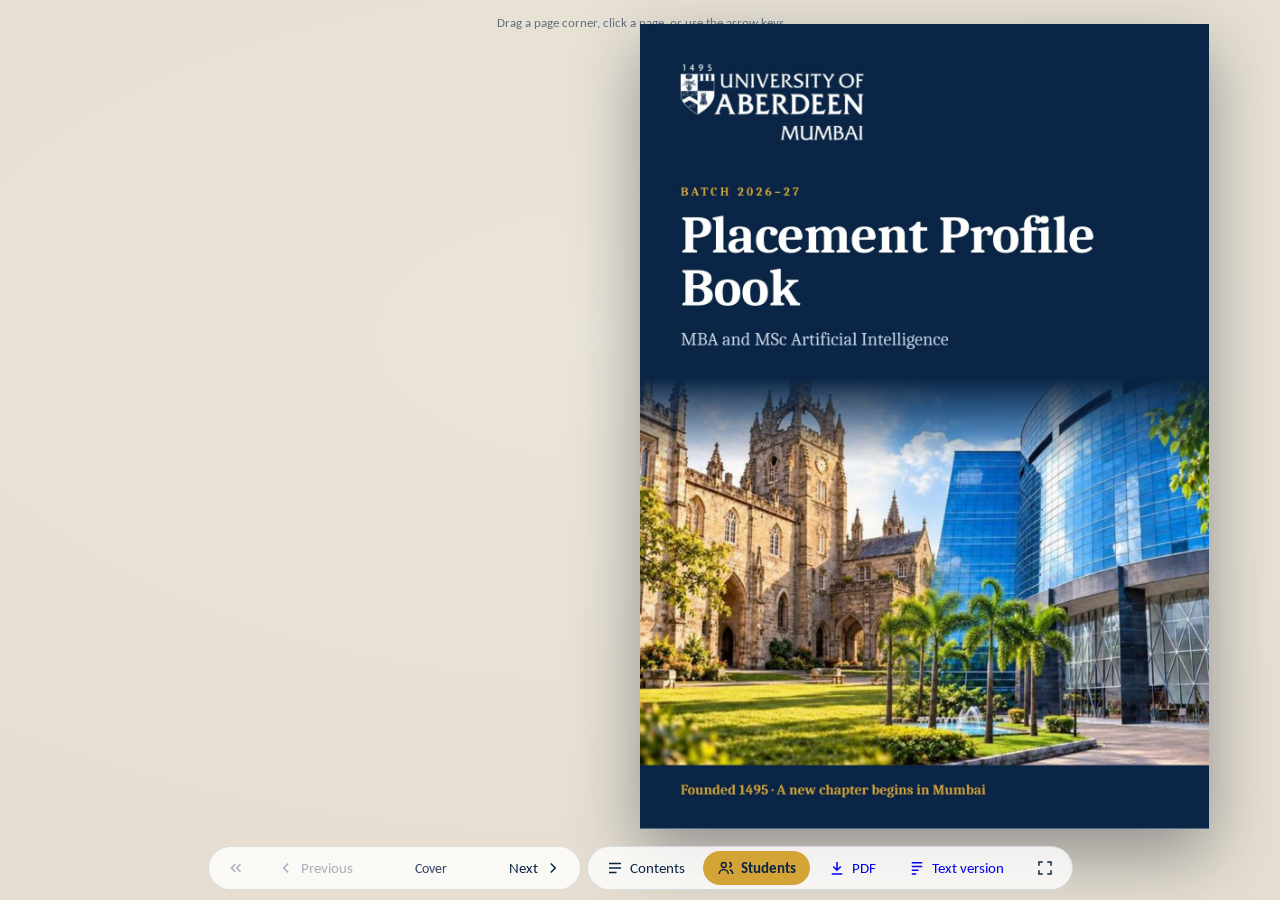
<file: index.html>
<!doctype html>
<html lang="en">
<head>
<meta charset="utf-8">
<meta name="viewport" content="width=device-width, initial-scale=1, viewport-fit=cover">
<title>University of Aberdeen Mumbai · Placement Profile Book 2026–27</title>
<link rel="preconnect" href="https://fonts.googleapis.com">
<link rel="preconnect" href="https://fonts.gstatic.com" crossorigin>
<link href="https://fonts.googleapis.com/css2?family=Caladea:ital,wght@0,400;0,700;1,400;1,700&family=Carlito:wght@400;700&display=swap" rel="stylesheet">
<link rel="stylesheet" href="css/flipbook.css?v=3">
<meta name="description" content="Placement Profile Book 2026–27: MBA and MSc Artificial Intelligence candidates of the University of Aberdeen Mumbai.">
</head>
<body>
<a class="skip" href="text.html">Skip to accessible text version</a>
<h1 class="sr-only">University of Aberdeen Mumbai – Placement Profile Book 2026–27</h1>

<div class="app">
  <main class="stage" id="stage" aria-label="Placement profile book">
    <div class="flipbook" id="flip"></div>
    <p class="hint" id="hint" aria-hidden="true">Drag a page corner, click a page, or use the arrow keys</p>
  </main>
  <nav class="bar" aria-label="Book controls">
    <div class="grp">
      <button class="tb" id="first" title="First page" aria-label="First page"><svg viewBox="0 0 24 24" fill="none" stroke="currentColor" stroke-width="2"><path d="M11 17l-5-5 5-5M18 17l-5-5 5-5"/></svg></button>
      <button class="tb" id="prev" aria-label="Previous page"><svg viewBox="0 0 24 24" fill="none" stroke="currentColor" stroke-width="2"><path d="M15 18l-6-6 6-6"/></svg><span class="lbl">Previous</span></button>
      <span class="counter" id="counter" aria-live="polite"></span>
      <button class="tb" id="next" aria-label="Next page"><span class="lbl">Next</span><svg viewBox="0 0 24 24" fill="none" stroke="currentColor" stroke-width="2"><path d="M9 18l6-6-6-6"/></svg></button>
    </div>
    <div class="grp">
      <button class="tb" id="toc"><svg viewBox="0 0 24 24" fill="none" stroke="currentColor" stroke-width="2"><path d="M4 6h16M4 12h16M4 18h10"/></svg><span class="lbl">Contents</span></button>
      <button class="tb primary" id="dirbtn"><svg viewBox="0 0 24 24" fill="none" stroke="currentColor" stroke-width="2"><circle cx="9" cy="8" r="3.2"/><path d="M3 20c0-3.3 2.7-6 6-6s6 2.7 6 6M16 4.5a3 3 0 010 6M21 20c0-2.6-1.6-4.8-4-5.6"/></svg><span class="lbl">Students</span></button>
      <a class="tb" href="assets/placement-profile-book.pdf" download aria-label="Download PDF"><svg viewBox="0 0 24 24" fill="none" stroke="currentColor" stroke-width="2"><path d="M12 4v11M7 10l5 5 5-5M5 20h14"/></svg><span class="lbl">PDF</span></a>
      <a class="tb" href="text.html"><svg viewBox="0 0 24 24" fill="none" stroke="currentColor" stroke-width="2"><path d="M5 5h14M5 10h14M5 15h9M5 20h6"/></svg><span class="lbl">Text version</span></a>
      <button class="tb" id="fs" aria-label="Full screen" hidden><svg viewBox="0 0 24 24" fill="none" stroke="currentColor" stroke-width="2"><path d="M4 9V4h5M20 9V4h-5M4 15v5h5M20 15v5h-5"/></svg></button>
    </div>
  </nav>
</div>

<div class="dir" id="dir" role="dialog" aria-modal="true" aria-labelledby="dirTitle">
  <div class="dir-panel">
    <div class="dir-head" style="position:relative">
      <h2 id="dirTitle">Student directory</h2>
      <button class="dir-x" id="dirx" aria-label="Close directory">×</button>
      <div class="dir-row">
        <input id="q" type="search" placeholder="Search by name, company or role" aria-label="Search students">
        <div class="seg" role="group" aria-label="Programme filter">
          <button aria-pressed="true" data-f="all">All</button><button aria-pressed="false" data-f="MBA">MBA</button><button aria-pressed="false" data-f="MSc">MSc AI</button>
        </div>
      </div>
    </div>
    <div class="dir-list" id="dirlist"></div>
  </div>
</div>

<div id="src" hidden>
<section class="page img dark" data-i="0" role="region" aria-label="Page 01"><img class="pgimg" src="images/page-01.jpg" alt="" aria-hidden="true" draggable="false"><div class="tl"><span style="left:40.0px;top:158.2px;font-size:12.00px" data-w="116.3">B AT C H 2 0 2 6 – 2 7</span><br><span style="left:40.0px;top:178.2px;font-size:52.00px" data-w="408.1">Placement Profile</span><br><span style="left:40.0px;top:230.2px;font-size:52.00px" data-w="117.2">Book</span><br><span style="left:40.0px;top:299.8px;font-size:18.00px" data-w="263.8">MBA and MSc Artificial Intelligence</span><br><span style="left:40.0px;top:745.4px;font-size:14.00px" data-w="300.4">Founded 1495 · A new chapter begins in Mumbai</span><br></div></section>
<section class="page img" data-i="1" role="region" aria-label="Page 02"><img class="pgimg" src="images/page-02.jpg" alt="" aria-hidden="true" draggable="false"><div class="tl"><span style="left:34.0px;top:22.5px;font-size:9.50px" data-w="221.8">U N I V E R S I T Y O F A B E R D E E N · M U M B A I</span><br><span style="left:464.2px;top:22.5px;font-size:9.50px" data-w="59.7">C O N T E N T S</span><br><span style="left:34.0px;top:56.1px;font-size:31.00px" data-w="121.5">Contents</span><br><span style="left:34.0px;top:251.1px;font-size:15.50px" data-w="237.2">530 years of going beyond boundaries</span><br><span style="left:511.8px;top:251.7px;font-size:14.00px" data-w="14.2">02</span><br><span style="left:34.0px;top:289.1px;font-size:15.50px" data-w="202.0">Global recognition and rankings</span><br><span style="left:511.8px;top:289.7px;font-size:14.00px" data-w="14.2">03</span><br><span style="left:34.0px;top:327.1px;font-size:15.50px" data-w="219.5">Message from the Provost and COO</span><br><span style="left:511.8px;top:327.7px;font-size:14.00px" data-w="14.2">04</span><br><span style="left:34.0px;top:365.1px;font-size:15.50px" data-w="134.1">Programme overview</span><br><span style="left:511.8px;top:365.7px;font-size:14.00px" data-w="14.2">05</span><br><span style="left:34.0px;top:403.1px;font-size:15.50px" data-w="96.9">Batch snapshot</span><br><span style="left:511.8px;top:403.7px;font-size:14.00px" data-w="14.2">06</span><br><span style="left:34.0px;top:441.1px;font-size:15.50px" data-w="176.1">Batch snapshot (continued)</span><br><span style="left:511.8px;top:441.7px;font-size:14.00px" data-w="14.2">07</span><br><span style="left:34.0px;top:479.1px;font-size:15.50px" data-w="148.2">MBA candidate profiles</span><br><span style="left:511.8px;top:479.7px;font-size:14.00px" data-w="14.2">08</span><br><span style="left:34.0px;top:517.1px;font-size:15.50px" data-w="280.9">MSc Artificial Intelligence candidate profiles</span><br><span style="left:511.8px;top:517.7px;font-size:14.00px" data-w="14.2">19</span><br><span style="left:34.0px;top:555.1px;font-size:15.50px" data-w="179.2">Learning beyond classrooms</span><br><span style="left:511.8px;top:555.7px;font-size:14.00px" data-w="14.2">26</span><br><span style="left:34.0px;top:593.1px;font-size:15.50px" data-w="163.2">Industry connect sessions</span><br><span style="left:511.8px;top:593.7px;font-size:14.00px" data-w="14.2">27</span><br><span style="left:34.0px;top:631.1px;font-size:15.50px" data-w="139.9">Industry partnerships</span><br><span style="left:511.8px;top:631.7px;font-size:14.00px" data-w="14.2">28</span><br><span style="left:34.0px;top:669.1px;font-size:15.50px" data-w="210.2">Career preparation from the start</span><br><span style="left:511.8px;top:669.7px;font-size:14.00px" data-w="14.2">29</span><br><span style="left:34.0px;top:707.1px;font-size:15.50px" data-w="290.5">How to reach University of Aberdeen Mumbai</span><br><span style="left:511.8px;top:707.7px;font-size:14.00px" data-w="14.2">30</span><br><span style="left:513.8px;top:759.6px;font-size:12.00px" data-w="12.2">01</span><br><span style="left:34.0px;top:101.0px;font-size:14.50px" data-w="492.0">This book introduces the MBA and MSc Artificial Intelligence candidates of the</span><br><span style="left:34.0px;top:122.0px;font-size:14.50px" data-w="491.9">University of Aberdeen Mumbai, Batch 2026–27. Each profile brings together the</span><br><span style="left:34.0px;top:143.0px;font-size:14.50px" data-w="492.0">candidate&#x27;s education, work experience and career interests, so recruiters can</span><br><span style="left:34.0px;top:164.0px;font-size:14.50px" data-w="492.0">quickly identify the right people for internships, live projects and full-time roles.</span><br><span style="left:34.0px;top:185.0px;font-size:14.50px" data-w="491.9">Tap any line below to go straight to that section, or use the Students button</span><br><span style="left:34.0px;top:206.0px;font-size:14.50px" data-w="377.7">beneath the book to search the batch by name, company or role.</span><br></div></section>
<section class="page img" data-i="2" role="region" aria-label="Page 03"><img class="pgimg" src="images/page-03.jpg" alt="" aria-hidden="true" draggable="false"><div class="tl"><span style="left:34.0px;top:22.5px;font-size:9.50px" data-w="221.8">U N I V E R S I T Y O F A B E R D E E N · M U M B A I</span><br><span style="left:412.9px;top:22.5px;font-size:9.50px" data-w="111.0">A B E R D E E N L E G A C Y</span><br><span style="left:34.0px;top:56.1px;font-size:31.00px" data-w="351.0">530 years of going beyond</span><br><span style="left:34.0px;top:89.1px;font-size:31.00px" data-w="157.5">boundaries</span><br><span style="left:46.0px;top:598.4px;font-size:34.00px" data-w="70.2">1495</span><br><span style="left:46.0px;top:642.9px;font-size:13.50px" data-w="122.3">Founded in Scotland</span><br><span style="left:46.0px;top:662.1px;font-size:12.50px" data-w="128.9">One of Scotland&#x27;s ancient</span><br><span style="left:46.0px;top:678.1px;font-size:12.50px" data-w="57.7">universities</span><br><span style="left:213.3px;top:598.4px;font-size:34.00px" data-w="73.2">530+</span><br><span style="left:213.3px;top:642.9px;font-size:13.50px" data-w="101.5">Years of heritage</span><br><span style="left:213.3px;top:662.1px;font-size:12.50px" data-w="126.8">Academic excellence and</span><br><span style="left:213.3px;top:678.1px;font-size:12.50px" data-w="81.2">research impact</span><br><span style="left:380.7px;top:598.4px;font-size:34.00px" data-w="17.7">5</span><br><span style="left:380.7px;top:642.9px;font-size:13.50px" data-w="98.4">Nobel Laureates</span><br><span style="left:380.7px;top:662.1px;font-size:12.50px" data-w="127.6">A legacy of discovery and</span><br><span style="left:380.7px;top:678.1px;font-size:12.50px" data-w="34.9">impact</span><br><span style="left:513.8px;top:759.6px;font-size:12.00px" data-w="12.2">02</span><br><span style="left:34.0px;top:135.0px;font-size:14.50px" data-w="492.0">A university founded in Scotland in 1495, now bringing its academic legacy and</span><br><span style="left:34.0px;top:156.0px;font-size:14.50px" data-w="156.1">global outlook to Mumbai.</span><br></div></section>
<section class="page img" data-i="3" role="region" aria-label="Page 04"><img class="pgimg" src="images/page-04.jpg" alt="" aria-hidden="true" draggable="false"><div class="tl"><span style="left:34.0px;top:22.5px;font-size:9.50px" data-w="221.8">U N I V E R S I T Y O F A B E R D E E N · M U M B A I</span><br><span style="left:392.6px;top:22.5px;font-size:9.50px" data-w="131.3">G L O B A L R E C O G N I T I O N</span><br><span style="left:34.0px;top:56.1px;font-size:31.00px" data-w="440.6">Global recognition and rankings</span><br><span style="left:50.0px;top:118.2px;font-size:32.00px" data-w="82.7">288th</span><br><span style="left:50.0px;top:160.7px;font-size:14.00px" data-w="199.3">QS World University Rankings 2027</span><br><span style="left:301.0px;top:118.2px;font-size:32.00px" data-w="108.2">Top 250</span><br><span style="left:301.0px;top:160.7px;font-size:14.00px" data-w="205.8">THE World University Rankings 2026</span><br><span style="left:50.0px;top:221.2px;font-size:32.00px" data-w="78.4">135th</span><br><span style="left:50.0px;top:263.7px;font-size:14.00px" data-w="200.1">TIME World&#x27;s Top Universities 2026</span><br><span style="left:301.0px;top:221.2px;font-size:32.00px" data-w="115.8">23rd UK</span><br><span style="left:301.0px;top:263.7px;font-size:14.00px" data-w="155.0">Career prospects, Guardian</span><br><span style="left:301.0px;top:281.7px;font-size:14.00px" data-w="125.5">University Guide 2026</span><br><span style="left:50.0px;top:341.2px;font-size:32.00px" data-w="121.2">Top 10%</span><br><span style="left:50.0px;top:383.7px;font-size:14.00px" data-w="203.8">Interdisciplinary research, THE 2025</span><br><span style="left:302.0px;top:342.6px;font-size:26.00px" data-w="70.6">EQUIS</span><br><span style="left:302.0px;top:378.7px;font-size:14.00px" data-w="195.3">Accredited Business School: global</span><br><span style="left:302.0px;top:396.7px;font-size:14.00px" data-w="200.2">quality recognition for the Business</span><br><span style="left:302.0px;top:414.7px;font-size:14.00px" data-w="37.7">School</span><br><span style="left:34.0px;top:731.1px;font-size:12.50px" data-w="345.3">The parent campus: King&#x27;s College, University of Aberdeen, Scotland</span><br><span style="left:513.8px;top:759.6px;font-size:12.00px" data-w="12.2">03</span><br></div></section>
<section class="page img" data-i="4" role="region" aria-label="Page 05"><img class="pgimg" src="images/page-05.jpg" alt="" aria-hidden="true" draggable="false"><div class="tl"><span style="left:34.0px;top:22.5px;font-size:9.50px" data-w="221.8">U N I V E R S I T Y O F A B E R D E E N · M U M B A I</span><br><span style="left:450.5px;top:22.5px;font-size:9.50px" data-w="73.5">L E A D E R S H I P</span><br><span style="left:34.0px;top:56.1px;font-size:31.00px" data-w="474.3">Message from the Provost and COO</span><br><span style="left:107.0px;top:122.9px;font-size:19.00px" data-w="224.0">Welcome from the Provost</span><br><span style="left:51.0px;top:379.0px;font-size:14.50px" data-w="177.1">Professor Marnie Campbell</span><br><span style="left:51.0px;top:396.1px;font-size:12.50px" data-w="206.4">Provost, University of Aberdeen Mumbai</span><br><span style="left:107.0px;top:455.9px;font-size:19.00px" data-w="188.9">Message from the COO</span><br><span style="left:51.0px;top:712.0px;font-size:14.50px" data-w="123.0">Vinu Chakravarthy</span><br><span style="left:51.0px;top:729.1px;font-size:12.50px" data-w="283.5">Chief Operating Officer, University of Aberdeen Mumbai</span><br><span style="left:513.8px;top:759.6px;font-size:12.00px" data-w="12.2">04</span><br><span style="left:51.0px;top:161.6px;font-size:12.00px" data-w="457.5">It is my pleasure to welcome you to the University of Aberdeen Mumbai Placement Profile</span><br><span style="left:51.0px;top:178.6px;font-size:12.00px" data-w="457.6">Book 2026–27. As we establish the University of Aberdeen&#x27;s presence in India, we bring to</span><br><span style="left:51.0px;top:195.6px;font-size:12.00px" data-w="457.6">Mumbai the strength of a university with over 530 years of academic excellence, innovation</span><br><span style="left:51.0px;top:212.6px;font-size:12.00px" data-w="89.7">and global impact.</span><br><span style="left:51.0px;top:231.6px;font-size:12.00px" data-w="457.5">Our postgraduate programmes are designed to combine strong disciplinary knowledge with</span><br><span style="left:51.0px;top:247.6px;font-size:12.00px" data-w="457.5">the skills, adaptability and global perspective required in a rapidly changing world. Industry</span><br><span style="left:51.0px;top:263.6px;font-size:12.00px" data-w="457.5">engagement is central to this vision, and we are committed to preparing graduates who can</span><br><span style="left:51.0px;top:279.6px;font-size:12.00px" data-w="280.7">contribute meaningfully to organisations from the outset.</span><br><span style="left:51.0px;top:300.6px;font-size:12.00px" data-w="457.6">As we build the University of Aberdeen Mumbai, we invite industry partners to engage with</span><br><span style="left:51.0px;top:316.6px;font-size:12.00px" data-w="457.5">our students through recruitment, projects, mentoring and other opportunities. We look</span><br><span style="left:51.0px;top:332.6px;font-size:12.00px" data-w="457.5">forward to building enduring partnerships that create value for industry, our students and the</span><br><span style="left:51.0px;top:348.6px;font-size:12.00px" data-w="88.8">wider community.</span><br><span style="left:51.0px;top:494.6px;font-size:12.00px" data-w="457.5">As we welcome our founding postgraduate cohort at the University of Aberdeen Mumbai, our</span><br><span style="left:51.0px;top:510.6px;font-size:12.00px" data-w="457.5">focus is on preparing students to apply their academic learning, build strong professional</span><br><span style="left:51.0px;top:526.6px;font-size:12.00px" data-w="269.9">capabilities and contribute effectively in the workplace.</span><br><span style="left:51.0px;top:548.6px;font-size:12.00px" data-w="457.5">Career readiness is an integral part of the student journey at the University of Aberdeen</span><br><span style="left:51.0px;top:564.6px;font-size:12.00px" data-w="457.5">Mumbai. Through individual career preparation, industry interactions, mentoring and</span><br><span style="left:51.0px;top:580.6px;font-size:12.00px" data-w="457.5">employer engagement, we are working closely with our students to help them understand</span><br><span style="left:51.0px;top:596.6px;font-size:12.00px" data-w="457.6">their strengths, sharpen their aspirations and prepare for opportunities that align with their</span><br><span style="left:51.0px;top:612.6px;font-size:12.00px" data-w="57.8">capabilities.</span><br><span style="left:51.0px;top:633.6px;font-size:12.00px" data-w="457.5">This Placement Profile Book introduces our MBA and MSc Artificial Intelligence students and</span><br><span style="left:51.0px;top:649.6px;font-size:12.00px" data-w="457.6">the diverse experiences, skills and perspectives they bring. We look forward to engaging with</span><br><span style="left:51.0px;top:665.6px;font-size:12.00px" data-w="457.6">organisations not only through recruitment, but also through projects, mentoring, industry</span><br><span style="left:51.0px;top:681.6px;font-size:12.00px" data-w="214.0">collaboration and longer-term partnerships.</span><br></div></section>
<section class="page img" data-i="5" role="region" aria-label="Page 06"><img class="pgimg" src="images/page-06.jpg" alt="" aria-hidden="true" draggable="false"><div class="tl"><span style="left:34.0px;top:22.5px;font-size:9.50px" data-w="221.8">U N I V E R S I T Y O F A B E R D E E N · M U M B A I</span><br><span style="left:443.6px;top:22.5px;font-size:9.50px" data-w="80.3">P R O G R A M M E S</span><br><span style="left:34.0px;top:56.1px;font-size:31.00px" data-w="295.7">Programme overview</span><br><span style="left:54.0px;top:239.5px;font-size:25.00px" data-w="53.0">MBA</span><br><span style="left:54.0px;top:324.6px;font-size:12.00px" data-w="43.0">Students</span><br><span style="left:119.0px;top:324.6px;font-size:12.00px" data-w="76.9">Avg. experience</span><br><span style="left:235.2px;top:324.6px;font-size:12.00px" data-w="70.2">Female / Male</span><br><span style="left:54.0px;top:412.5px;font-size:25.00px" data-w="288.9">MSc Artificial Intelligence</span><br><span style="left:54.0px;top:497.6px;font-size:12.00px" data-w="43.0">Students</span><br><span style="left:119.0px;top:497.6px;font-size:12.00px" data-w="82.9">Avg. experience*</span><br><span style="left:235.6px;top:497.6px;font-size:12.00px" data-w="70.2">Female / Male</span><br><span style="left:54.0px;top:274.7px;font-size:14.00px" data-w="287.0">One-year MBA from an EQUIS-accredited business</span><br><span style="left:54.0px;top:293.7px;font-size:14.00px" data-w="205.7">school, taught at the Powai campus.</span><br><span style="left:54.0px;top:447.7px;font-size:14.00px" data-w="287.0">One-year master&#x27;s in AI, delivered to University of</span><br><span style="left:54.0px;top:466.7px;font-size:14.00px" data-w="240.2">Aberdeen academic standards in Mumbai.</span><br><span style="left:54.0px;top:343.5px;font-size:16.53px" data-w="16.4">10</span><br><span style="left:119.0px;top:343.5px;font-size:16.53px" data-w="77.8">50 months</span><br><span style="left:235.2px;top:343.5px;font-size:16.53px" data-w="82.1">30% / 70%</span><br><span style="left:54.0px;top:516.5px;font-size:16.53px" data-w="8.9">6</span><br><span style="left:119.0px;top:516.5px;font-size:16.53px" data-w="78.2">45 months</span><br><span style="left:235.6px;top:516.5px;font-size:16.53px" data-w="81.2">17% / 83%</span><br><span style="left:34.0px;top:101.1px;font-size:14.51px" data-w="492.0">Our one-year postgraduate programmes are designed to provide a strong academic</span><br><span style="left:34.0px;top:121.9px;font-size:14.51px" data-w="492.0">foundation, uphold global standards, and ensure career relevance. Students work</span><br><span style="left:34.0px;top:142.7px;font-size:14.51px" data-w="492.0">towards a University of Aberdeen degree while studying at the Mumbai campus,</span><br><span style="left:34.0px;top:163.5px;font-size:14.51px" data-w="492.0">with the curriculum and assessments aligned with the university&#x27;s academic</span><br><span style="left:34.0px;top:184.3px;font-size:14.51px" data-w="61.6">standards.</span><br><span style="left:352.5px;top:523.9px;font-size:12.00px" data-w="154.7">*Refers to experienced students</span><br></div></section>
<section class="page img" data-i="6" role="region" aria-label="Page 07"><img class="pgimg" src="images/page-07.jpg" alt="" aria-hidden="true" draggable="false"><div class="tl"><span style="left:34.0px;top:22.5px;font-size:9.50px" data-w="221.8">U N I V E R S I T Y O F A B E R D E E N · M U M B A I</span><br><span style="left:420.6px;top:22.5px;font-size:9.50px" data-w="103.3">B AT C H S N A P S H O T</span><br><span style="left:34.0px;top:56.1px;font-size:31.00px" data-w="210.8">Batch snapshot</span><br><span style="left:48.0px;top:115.8px;font-size:38.00px" data-w="37.8">16</span><br><span style="left:48.0px;top:162.6px;font-size:13.00px" data-w="105.9">Students across two</span><br><span style="left:48.0px;top:179.6px;font-size:13.00px" data-w="67.0">programmes</span><br><span style="left:213.3px;top:120.7px;font-size:27.00px" data-w="133.3">25% / 75%</span><br><span style="left:213.3px;top:160.6px;font-size:13.00px" data-w="76.0">Female / Male</span><br><span style="left:384.7px;top:115.8px;font-size:38.00px" data-w="41.3">49</span><br><span style="left:384.7px;top:162.6px;font-size:13.00px" data-w="79.3">Avg. months of</span><br><span style="left:384.7px;top:179.6px;font-size:13.00px" data-w="58.0">experience</span><br><span style="left:384.7px;top:195.6px;font-size:13.00px" data-w="121.2">(experienced students)</span><br><span style="left:49.0px;top:258.6px;font-size:16.00px" data-w="33.9">MBA</span><br><span style="left:80.1px;top:310.2px;font-size:22.00px" data-w="21.8">10</span><br><span style="left:71.7px;top:333.5px;font-size:11.00px" data-w="38.6">students</span><br><span style="left:161.0px;top:308.9px;font-size:13.50px" data-w="67.9">30% female</span><br><span style="left:161.0px;top:331.9px;font-size:13.50px" data-w="57.2">70% male</span><br><span style="left:49.0px;top:382.6px;font-size:13.00px" data-w="146.9">Avg. experience: 50 months</span><br><span style="left:49.0px;top:409.6px;font-size:13.00px" data-w="119.0">Academic background</span><br><span style="left:49.0px;top:429.6px;font-size:13.00px" data-w="74.3">Engineering &amp;</span><br><span style="left:49.0px;top:445.6px;font-size:13.00px" data-w="59.5">Technology</span><br><span style="left:237.3px;top:437.6px;font-size:13.00px" data-w="22.7">60%</span><br><span style="left:49.0px;top:465.6px;font-size:13.00px" data-w="57.2">Business &amp;</span><br><span style="left:49.0px;top:481.6px;font-size:13.00px" data-w="70.8">Management</span><br><span style="left:237.3px;top:473.6px;font-size:13.00px" data-w="22.7">30%</span><br><span style="left:49.0px;top:502.6px;font-size:13.00px" data-w="65.4">Architecture</span><br><span style="left:237.3px;top:502.6px;font-size:13.00px" data-w="22.7">10%</span><br><span style="left:49.0px;top:529.6px;font-size:13.00px" data-w="91.2">Work experience</span><br><span style="left:49.0px;top:549.6px;font-size:13.00px" data-w="39.7">Fresher</span><br><span style="left:243.9px;top:549.6px;font-size:13.00px" data-w="16.1">0%</span><br><span style="left:49.0px;top:570.6px;font-size:13.00px" data-w="88.5">Up to 24 months</span><br><span style="left:243.9px;top:570.6px;font-size:13.00px" data-w="16.1">0%</span><br><span style="left:49.0px;top:590.6px;font-size:13.00px" data-w="76.0">25–48 months</span><br><span style="left:237.3px;top:590.6px;font-size:13.00px" data-w="22.7">70%</span><br><span style="left:49.0px;top:611.6px;font-size:13.00px" data-w="76.0">49–72 months</span><br><span style="left:237.3px;top:611.6px;font-size:13.00px" data-w="22.7">10%</span><br><span style="left:49.0px;top:632.6px;font-size:13.00px" data-w="62.8">73+ months</span><br><span style="left:237.3px;top:632.6px;font-size:13.00px" data-w="22.7">20%</span><br><span style="left:300.0px;top:258.6px;font-size:16.00px" data-w="184.9">MSc Artificial Intelligence</span><br><span style="left:336.1px;top:310.2px;font-size:22.00px" data-w="11.8">6</span><br><span style="left:322.7px;top:333.5px;font-size:11.00px" data-w="38.6">students</span><br><span style="left:412.0px;top:308.9px;font-size:13.50px" data-w="66.7">17% female</span><br><span style="left:412.0px;top:331.9px;font-size:13.50px" data-w="57.7">83% male</span><br><span style="left:300.0px;top:442.6px;font-size:13.00px" data-w="119.0">Academic background</span><br><span style="left:300.0px;top:462.6px;font-size:13.00px" data-w="107.5">Computer Science &amp;</span><br><span style="left:300.0px;top:478.6px;font-size:13.00px" data-w="9.6">IT</span><br><span style="left:488.3px;top:470.6px;font-size:13.00px" data-w="22.7">50%</span><br><span style="left:300.0px;top:498.6px;font-size:13.00px" data-w="74.3">Engineering &amp;</span><br><span style="left:300.0px;top:514.6px;font-size:13.00px" data-w="59.5">Technology</span><br><span style="left:488.3px;top:506.6px;font-size:13.00px" data-w="22.7">50%</span><br><span style="left:300.0px;top:541.6px;font-size:13.00px" data-w="91.2">Work experience</span><br><span style="left:300.0px;top:561.6px;font-size:13.00px" data-w="39.7">Fresher</span><br><span style="left:488.3px;top:561.6px;font-size:13.00px" data-w="22.7">67%</span><br><span style="left:300.0px;top:582.6px;font-size:13.00px" data-w="88.5">Up to 24 months</span><br><span style="left:488.3px;top:582.6px;font-size:13.00px" data-w="22.7">17%</span><br><span style="left:300.0px;top:603.6px;font-size:13.00px" data-w="76.0">25–48 months</span><br><span style="left:494.9px;top:603.6px;font-size:13.00px" data-w="16.1">0%</span><br><span style="left:300.0px;top:623.6px;font-size:13.00px" data-w="76.0">49–72 months</span><br><span style="left:488.3px;top:623.6px;font-size:13.00px" data-w="22.7">17%</span><br><span style="left:300.0px;top:644.6px;font-size:13.00px" data-w="62.8">73+ months</span><br><span style="left:494.9px;top:644.6px;font-size:13.00px" data-w="16.1">0%</span><br><span style="left:513.8px;top:759.6px;font-size:12.00px" data-w="12.2">06</span><br><span style="left:34.0px;top:694.1px;font-size:13.50px" data-w="491.5">Percentages are shares of each programme&#x27;s batch. Average experience counts only the</span><br><span style="left:34.0px;top:713.1px;font-size:13.50px" data-w="440.2">12 of 16 students joining with work experience; the range runs up to 96 months.</span><br><span style="left:300.0px;top:382.6px;font-size:13.00px" data-w="147.6">Avg. experience: 45 months</span><br><span style="left:300.0px;top:401.1px;font-size:11.47px" data-w="187.7">Experienced students only (2 of 6); 4 are</span><br><span style="left:300.0px;top:415.8px;font-size:11.47px" data-w="40.8">freshers.</span><br></div></section>
<section class="page img" data-i="7" role="region" aria-label="Page 08"><img class="pgimg" src="images/page-08.jpg" alt="" aria-hidden="true" draggable="false"><div class="tl"><span style="left:34.0px;top:22.5px;font-size:9.50px" data-w="221.8">U N I V E R S I T Y O F A B E R D E E N · M U M B A I</span><br><span style="left:420.6px;top:22.5px;font-size:9.50px" data-w="103.3">B AT C H S N A P S H O T</span><br><span style="left:34.0px;top:56.1px;font-size:31.00px" data-w="313.6">Batch snapshot (continued)</span><br><span style="left:34.0px;top:98.6px;font-size:16.00px" data-w="143.1">Sector of prior work</span><br><span style="left:49.0px;top:133.6px;font-size:13.00px" data-w="26.4">MBA</span><br><span style="left:49.0px;top:154.6px;font-size:13.00px" data-w="95.4">Sales &amp; Marketing</span><br><span style="left:237.3px;top:154.6px;font-size:13.00px" data-w="22.7">30%</span><br><span style="left:49.0px;top:172.6px;font-size:13.00px" data-w="111.0">Operations &amp; Quality</span><br><span style="left:237.3px;top:172.6px;font-size:13.00px" data-w="22.7">20%</span><br><span style="left:49.0px;top:190.6px;font-size:13.00px" data-w="65.9">Engineering,</span><br><span style="left:49.0px;top:205.6px;font-size:13.00px" data-w="79.5">Construction &amp;</span><br><span style="left:49.0px;top:221.6px;font-size:13.00px" data-w="35.5">Design</span><br><span style="left:237.3px;top:205.6px;font-size:13.00px" data-w="22.7">20%</span><br><span style="left:49.0px;top:238.6px;font-size:13.00px" data-w="85.0">Technology &amp; AI</span><br><span style="left:237.3px;top:238.6px;font-size:13.00px" data-w="22.7">20%</span><br><span style="left:49.0px;top:256.6px;font-size:13.00px" data-w="59.1">Analytics &amp;</span><br><span style="left:49.0px;top:272.6px;font-size:13.00px" data-w="55.7">Consulting</span><br><span style="left:237.3px;top:264.6px;font-size:13.00px" data-w="22.7">10%</span><br><span style="left:300.0px;top:133.6px;font-size:13.00px" data-w="136.7">MSc Artificial Intelligence</span><br><span style="left:300.0px;top:154.6px;font-size:13.00px" data-w="85.0">Technology &amp; AI</span><br><span style="left:481.8px;top:154.6px;font-size:13.00px" data-w="29.3">100%</span><br><span style="left:300.0px;top:173.7px;font-size:14.00px" data-w="197.2">4 of 6 MSc AI students are freshers</span><br><span style="left:34.0px;top:310.6px;font-size:16.00px" data-w="238.4">Where our students have worked</span><br><span style="left:45.0px;top:335.8px;font-size:12.50px" data-w="216.3">London School of Hygiene and Tropical</span><br><span style="left:45.0px;top:350.8px;font-size:12.50px" data-w="103.8">Medicine (LSHTM)</span><br><span style="left:45.0px;top:367.1px;font-size:11.50px" data-w="56.3">CRM Officer</span><br><span style="left:293.0px;top:335.8px;font-size:12.50px" data-w="53.4">Coca-Cola</span><br><span style="left:293.0px;top:352.1px;font-size:11.50px" data-w="80.3">Quality Associate</span><br><span style="left:45.0px;top:391.8px;font-size:12.50px" data-w="47.8">Kilowott</span><br><span style="left:45.0px;top:408.1px;font-size:11.50px" data-w="123.0">Communications Manager</span><br><span style="left:293.0px;top:391.8px;font-size:12.50px" data-w="141.2">Bangalore Food Company</span><br><span style="left:293.0px;top:408.1px;font-size:11.50px" data-w="106.4">Marketing Coordinator</span><br><span style="left:45.0px;top:431.8px;font-size:12.50px" data-w="109.6">Gayatri Projects Ltd</span><br><span style="left:45.0px;top:448.1px;font-size:11.50px" data-w="83.6">Highway Engineer</span><br><span style="left:293.0px;top:431.8px;font-size:12.50px" data-w="85.7">Morphogenesis</span><br><span style="left:293.0px;top:448.1px;font-size:11.50px" data-w="77.8">Project Architect</span><br><span style="left:45.0px;top:471.8px;font-size:12.50px" data-w="175.8">Innomotics (formerly Siemens)</span><br><span style="left:45.0px;top:488.1px;font-size:11.50px" data-w="194.6">Functional Procurement Controller – Data</span><br><span style="left:45.0px;top:503.1px;font-size:11.50px" data-w="34.2">Analyst</span><br><span style="left:293.0px;top:471.8px;font-size:12.50px" data-w="218.5">TeleRadio Engineering Private Limited,</span><br><span style="left:293.0px;top:486.8px;font-size:12.50px" data-w="55.8">Singapore</span><br><span style="left:293.0px;top:503.1px;font-size:11.50px" data-w="165.2">Machine Learning (Vision) Engineer</span><br><span style="left:45.0px;top:527.8px;font-size:12.50px" data-w="99.0">Dew Point Pvt Ltd</span><br><span style="left:45.0px;top:544.1px;font-size:11.50px" data-w="113.1">Regional Sales Executive</span><br><span style="left:293.0px;top:527.8px;font-size:12.50px" data-w="179.9">CodingExpo Technology Pvt. Ltd.</span><br><span style="left:293.0px;top:544.1px;font-size:11.50px" data-w="93.3">Frontend Developer</span><br><span style="left:45.0px;top:567.8px;font-size:12.50px" data-w="64.0">NeoSoft Ltd</span><br><span style="left:45.0px;top:584.1px;font-size:11.50px" data-w="85.4">Software Engineer</span><br><span style="left:293.0px;top:567.8px;font-size:12.50px" data-w="142.7">Akademika Lab Solutions</span><br><span style="left:293.0px;top:584.1px;font-size:11.50px" data-w="137.9">Junior Development Engineer</span><br><span style="left:34.0px;top:608.6px;font-size:16.00px" data-w="115.1">Career interests</span><br><span style="left:44.0px;top:635.1px;font-size:12.50px" data-w="30.9">FMCG</span><br><span style="left:99.9px;top:635.1px;font-size:12.50px" data-w="53.5">Consulting</span><br><span style="left:178.5px;top:635.1px;font-size:12.50px" data-w="55.5">Real Estate</span><br><span style="left:259.0px;top:635.1px;font-size:12.50px" data-w="36.8">AI / ML</span><br><span style="left:320.8px;top:635.1px;font-size:12.50px" data-w="19.6">ESG</span><br><span style="left:365.4px;top:635.1px;font-size:12.50px" data-w="100.9">Brand Management</span><br><span style="left:44.0px;top:663.1px;font-size:12.50px" data-w="65.1">Construction</span><br><span style="left:134.1px;top:663.1px;font-size:12.50px" data-w="9.2">IT</span><br><span style="left:168.4px;top:663.1px;font-size:12.50px" data-w="40.3">Banking</span><br><span style="left:34.0px;top:689.6px;font-size:16.00px" data-w="111.0">Home locations</span><br><span style="left:34.0px;top:712.7px;font-size:14.00px" data-w="471.1">Mumbai · Bangalore · Pune · Goa · Jammu &amp; Kashmir · Erode · Navi Mumbai · Delhi-</span><br><span style="left:34.0px;top:733.7px;font-size:14.00px" data-w="24.1">NCR</span><br><span style="left:513.8px;top:759.6px;font-size:12.00px" data-w="12.2">07</span><br></div></section>
<section class="page img" data-i="8" role="region" aria-label="Page 09"><img class="pgimg" src="images/page-09.jpg" alt="" aria-hidden="true" draggable="false"><div class="tl"><span style="left:34.0px;top:22.5px;font-size:9.50px" data-w="221.8">U N I V E R S I T Y O F A B E R D E E N · M U M B A I</span><br><span style="left:395.3px;top:22.5px;font-size:9.50px" data-w="128.6">C A N D I D AT E P R O F I L E S</span><br><span style="left:34.0px;top:92.2px;font-size:12.00px" data-w="166.5">C A N D I D AT E P R O F I L E S</span><br><span style="left:34.0px;top:107.6px;font-size:46.00px" data-w="97.5">MBA</span><br><span style="left:34.0px;top:219.2px;font-size:16.50px" data-w="144.7">Aadharsh Pandiyan</span><br><span style="left:34.0px;top:237.6px;font-size:13.00px" data-w="372.5">CRM Officer, London School of Hygiene and Tropical Medicine (LSHTM)</span><br><span style="left:511.8px;top:226.7px;font-size:14.00px" data-w="14.2">09</span><br><span style="left:34.0px;top:270.2px;font-size:16.50px" data-w="103.8">Mayur Mohite</span><br><span style="left:34.0px;top:288.6px;font-size:13.00px" data-w="149.3">Quality Associate, Coca-Cola</span><br><span style="left:511.8px;top:277.7px;font-size:14.00px" data-w="14.2">10</span><br><span style="left:34.0px;top:321.2px;font-size:16.50px" data-w="131.7">Rheanne Quadros</span><br><span style="left:34.0px;top:339.6px;font-size:13.00px" data-w="187.9">Communications Manager, Kilowott</span><br><span style="left:511.8px;top:328.7px;font-size:14.00px" data-w="14.2">11</span><br><span style="left:34.0px;top:372.2px;font-size:16.50px" data-w="93.5">Sunny Akula</span><br><span style="left:34.0px;top:390.6px;font-size:13.00px" data-w="260.1">Marketing Coordinator, Bangalore Food Company</span><br><span style="left:511.8px;top:379.7px;font-size:14.00px" data-w="14.2">12</span><br><span style="left:34.0px;top:423.2px;font-size:16.50px" data-w="96.5">Vikas Kumar</span><br><span style="left:34.0px;top:441.6px;font-size:13.00px" data-w="201.9">Highway Engineer, Gayatri Projects Ltd</span><br><span style="left:511.8px;top:430.7px;font-size:14.00px" data-w="14.2">13</span><br><span style="left:34.0px;top:474.2px;font-size:16.50px" data-w="116.4">Shikhar Pandey</span><br><span style="left:34.0px;top:492.6px;font-size:13.00px" data-w="176.1">Project Architect, Morphogenesis</span><br><span style="left:511.8px;top:481.7px;font-size:14.00px" data-w="14.2">14</span><br><span style="left:34.0px;top:525.2px;font-size:16.50px" data-w="122.0">Nikita Tharakan</span><br><span style="left:34.0px;top:543.6px;font-size:13.00px" data-w="429.9">Functional Procurement Controller – Data Analyst, Innomotics (formerly Siemens)</span><br><span style="left:511.8px;top:532.7px;font-size:14.00px" data-w="14.2">15</span><br><span style="left:34.0px;top:576.2px;font-size:16.50px" data-w="209.8">Anbazhagan Amirthalingam</span><br><span style="left:34.0px;top:594.6px;font-size:13.00px" data-w="448.9">Machine Learning (Vision) Engineer, TeleRadio Engineering Private Limited, Singapore</span><br><span style="left:511.8px;top:583.7px;font-size:14.00px" data-w="14.2">16</span><br><span style="left:34.0px;top:627.2px;font-size:16.50px" data-w="124.1">Shivam Udamale</span><br><span style="left:34.0px;top:645.6px;font-size:13.00px" data-w="227.1">Regional Sales Executive, Dew Point Pvt Ltd</span><br><span style="left:511.8px;top:634.7px;font-size:14.00px" data-w="14.2">17</span><br><span style="left:34.0px;top:678.2px;font-size:16.50px" data-w="151.7">Akanksha Upadhyay</span><br><span style="left:34.0px;top:696.6px;font-size:13.00px" data-w="280.8">Frontend Developer, CodingExpo Technology Pvt. Ltd.</span><br><span style="left:511.8px;top:685.7px;font-size:14.00px" data-w="14.2">18</span><br><span style="left:513.8px;top:759.6px;font-size:12.00px" data-w="12.2">08</span><br><span style="left:34.0px;top:171.0px;font-size:14.50px" data-w="169.4">10 students · 3 female, 7 male</span><br></div></section>
<section class="page img" data-i="9" role="region" aria-label="Page 10"><img class="pgimg" src="images/page-10.jpg" alt="" aria-hidden="true" draggable="false"><div class="tl"><span style="left:34.0px;top:22.5px;font-size:9.50px" data-w="221.8">U N I V E R S I T Y O F A B E R D E E N · M U M B A I</span><br><span style="left:363.7px;top:22.5px;font-size:9.50px" data-w="160.2">M B A · C A N D I D AT E P R O F I L E</span><br><span style="left:184.0px;top:79.1px;font-size:31.00px" data-w="271.9">Aadharsh Pandiyan</span><br><span style="left:184.0px;top:121.5px;font-size:15.00px" data-w="323.5">CRM Officer, London School of Hygiene and Tropical</span><br><span style="left:184.0px;top:141.5px;font-size:15.00px" data-w="118.4">Medicine (LSHTM)</span><br><span style="left:195.0px;top:174.1px;font-size:12.50px" data-w="24.6">MBA</span><br><span style="left:247.6px;top:174.1px;font-size:12.50px" data-w="50.9">Bangalore</span><br><span style="left:44.5px;top:242.8px;font-size:12.50px" data-w="28.0">Field</span><br><span style="left:172.5px;top:242.8px;font-size:12.50px" data-w="39.1">Details</span><br><span style="left:46.0px;top:273.4px;font-size:14.00px" data-w="23.3">Age</span><br><span style="left:174.0px;top:273.2px;font-size:14.50px" data-w="14.7">24</span><br><span style="left:46.0px;top:308.4px;font-size:14.00px" data-w="74.6">Programme</span><br><span style="left:174.0px;top:308.2px;font-size:14.50px" data-w="28.5">MBA</span><br><span style="left:46.0px;top:343.4px;font-size:14.00px" data-w="70.1">Experience</span><br><span style="left:174.0px;top:343.2px;font-size:14.50px" data-w="62.8">28 months</span><br><span style="left:46.0px;top:378.4px;font-size:14.00px" data-w="36.3">Email</span><br><span style="left:174.0px;top:378.2px;font-size:14.50px" data-w="210.0">aadharsh.pandiyanmba26@abdn.in</span><br><span style="left:34.0px;top:428.7px;font-size:17.00px" data-w="76.8">Education</span><br><span style="left:290.0px;top:428.7px;font-size:17.00px" data-w="129.4">Work experience</span><br><span style="left:290.0px;top:464.6px;font-size:13.00px" data-w="67.0">Organisation</span><br><span style="left:290.0px;top:481.5px;font-size:15.00px" data-w="200.9">London School of Hygiene and</span><br><span style="left:290.0px;top:500.5px;font-size:15.00px" data-w="183.2">Tropical Medicine (LSHTM)</span><br><span style="left:290.0px;top:529.6px;font-size:13.00px" data-w="62.5">Designation</span><br><span style="left:290.0px;top:546.5px;font-size:15.00px" data-w="79.4">CRM Officer</span><br><span style="left:290.0px;top:574.6px;font-size:13.00px" data-w="46.0">Function</span><br><span style="left:290.0px;top:591.5px;font-size:15.00px" data-w="115.6">CRM/ Operations</span><br><span style="left:52.0px;top:643.7px;font-size:17.00px" data-w="122.3">Career interests</span><br><span style="left:64.0px;top:676.1px;font-size:13.50px" data-w="33.3">FMCG</span><br><span style="left:126.3px;top:676.1px;font-size:13.50px" data-w="57.8">Consulting</span><br><span style="left:213.2px;top:676.1px;font-size:13.50px" data-w="64.5">Automotive</span><br><span style="left:306.7px;top:676.1px;font-size:13.50px" data-w="21.2">ESG</span><br><span style="left:64.0px;top:708.1px;font-size:13.50px" data-w="147.3">Supply Chain Management</span><br><span style="left:240.3px;top:708.1px;font-size:13.50px" data-w="60.5">Operations</span><br><span style="left:46.0px;top:465.0px;font-size:14.50px" data-w="30.7">MBA</span><br><span style="left:46.0px;top:483.1px;font-size:13.50px" data-w="178.6">University of Aberdeen, Mumbai</span><br><span style="left:46.0px;top:500.6px;font-size:13.00px" data-w="110.1">2026–27, in progress</span><br><span style="left:46.0px;top:528.0px;font-size:14.50px" data-w="168.1">BA Business Management</span><br><span style="left:46.0px;top:546.1px;font-size:13.50px" data-w="188.6">University of Westminster, London</span><br><span style="left:46.0px;top:562.6px;font-size:13.00px" data-w="32.3">68.5%</span><br><span style="left:513.8px;top:759.6px;font-size:12.00px" data-w="12.2">09</span><br></div><a class="hot" href="mailto:aadharsh.pandiyanmba26@abdn.in" style="left:174.0px;top:378.0px;width:210.0px;height:18.0px" aria-label="aadharsh.pandiyanmba26@abdn.in"></a></section>
<section class="page img" data-i="10" role="region" aria-label="Page 11"><img class="pgimg" src="images/page-11.jpg" alt="" aria-hidden="true" draggable="false"><div class="tl"><span style="left:34.0px;top:22.5px;font-size:9.50px" data-w="221.8">U N I V E R S I T Y O F A B E R D E E N · M U M B A I</span><br><span style="left:363.7px;top:22.5px;font-size:9.50px" data-w="160.2">M B A · C A N D I D AT E P R O F I L E</span><br><span style="left:184.0px;top:88.1px;font-size:31.00px" data-w="195.0">Mayur Mohite</span><br><span style="left:184.0px;top:131.5px;font-size:15.00px" data-w="181.2">Quality Associate, Coca-Cola</span><br><span style="left:195.0px;top:165.1px;font-size:12.50px" data-w="24.6">MBA</span><br><span style="left:247.6px;top:165.1px;font-size:12.50px" data-w="25.8">Pune</span><br><span style="left:44.5px;top:242.8px;font-size:12.50px" data-w="28.0">Field</span><br><span style="left:172.5px;top:242.8px;font-size:12.50px" data-w="39.1">Details</span><br><span style="left:46.0px;top:273.4px;font-size:14.00px" data-w="23.3">Age</span><br><span style="left:174.0px;top:273.2px;font-size:14.50px" data-w="14.7">24</span><br><span style="left:46.0px;top:308.4px;font-size:14.00px" data-w="74.6">Programme</span><br><span style="left:174.0px;top:308.2px;font-size:14.50px" data-w="28.5">MBA</span><br><span style="left:46.0px;top:343.4px;font-size:14.00px" data-w="70.1">Experience</span><br><span style="left:174.0px;top:343.2px;font-size:14.50px" data-w="62.8">31 months</span><br><span style="left:46.0px;top:378.4px;font-size:14.00px" data-w="36.3">Email</span><br><span style="left:174.0px;top:378.2px;font-size:14.50px" data-w="180.0">mayur.mohitemba26@abdn.in</span><br><span style="left:34.0px;top:428.7px;font-size:17.00px" data-w="76.8">Education</span><br><span style="left:290.0px;top:428.7px;font-size:17.00px" data-w="129.4">Work experience</span><br><span style="left:290.0px;top:464.6px;font-size:13.00px" data-w="67.0">Organisation</span><br><span style="left:290.0px;top:481.5px;font-size:15.00px" data-w="64.1">Coca-Cola</span><br><span style="left:290.0px;top:510.6px;font-size:13.00px" data-w="62.5">Designation</span><br><span style="left:290.0px;top:527.5px;font-size:15.00px" data-w="115.9">Quality Associate</span><br><span style="left:290.0px;top:556.6px;font-size:13.00px" data-w="46.0">Function</span><br><span style="left:290.0px;top:573.5px;font-size:15.00px" data-w="174.5">Food Technology / Quality</span><br><span style="left:290.0px;top:591.5px;font-size:15.00px" data-w="88.2">Management</span><br><span style="left:52.0px;top:643.7px;font-size:17.00px" data-w="122.3">Career interests</span><br><span style="left:64.0px;top:676.1px;font-size:13.50px" data-w="33.3">FMCG</span><br><span style="left:126.3px;top:676.1px;font-size:13.50px" data-w="81.1">Manufacturing</span><br><span style="left:236.4px;top:676.1px;font-size:13.50px" data-w="109.0">Brand Management</span><br><span style="left:374.4px;top:676.1px;font-size:13.50px" data-w="56.0">Marketing</span><br><span style="left:64.0px;top:708.1px;font-size:13.50px" data-w="57.8">Consulting</span><br><span style="left:46.0px;top:465.0px;font-size:14.50px" data-w="30.7">MBA</span><br><span style="left:46.0px;top:483.1px;font-size:13.50px" data-w="178.6">University of Aberdeen, Mumbai</span><br><span style="left:46.0px;top:500.6px;font-size:13.00px" data-w="110.1">2026–27, in progress</span><br><span style="left:46.0px;top:528.0px;font-size:14.50px" data-w="185.2">Bachelor in Food Technology</span><br><span style="left:46.0px;top:546.1px;font-size:13.50px" data-w="189.1">Mahatma Phule Krishi Vidyapeeth,</span><br><span style="left:46.0px;top:563.1px;font-size:13.50px" data-w="35.8">Rahuri</span><br><span style="left:46.0px;top:580.6px;font-size:13.00px" data-w="47.7">CGPA 7.9</span><br><span style="left:513.8px;top:759.6px;font-size:12.00px" data-w="12.2">10</span><br></div><a class="hot" href="mailto:mayur.mohitemba26@abdn.in" style="left:174.0px;top:378.0px;width:180.0px;height:18.0px" aria-label="mayur.mohitemba26@abdn.in"></a></section>
<section class="page img" data-i="11" role="region" aria-label="Page 12"><img class="pgimg" src="images/page-12.jpg" alt="" aria-hidden="true" draggable="false"><div class="tl"><span style="left:34.0px;top:22.5px;font-size:9.50px" data-w="221.8">U N I V E R S I T Y O F A B E R D E E N · M U M B A I</span><br><span style="left:363.7px;top:22.5px;font-size:9.50px" data-w="160.2">M B A · C A N D I D AT E P R O F I L E</span><br><span style="left:184.0px;top:88.1px;font-size:31.00px" data-w="247.5">Rheanne Quadros</span><br><span style="left:184.0px;top:131.5px;font-size:15.00px" data-w="235.0">Communications Manager, Kilowott</span><br><span style="left:195.0px;top:165.1px;font-size:12.50px" data-w="24.6">MBA</span><br><span style="left:247.6px;top:165.1px;font-size:12.50px" data-w="20.5">Goa</span><br><span style="left:44.5px;top:242.8px;font-size:12.50px" data-w="28.0">Field</span><br><span style="left:172.5px;top:242.8px;font-size:12.50px" data-w="39.1">Details</span><br><span style="left:46.0px;top:273.4px;font-size:14.00px" data-w="23.3">Age</span><br><span style="left:174.0px;top:273.2px;font-size:14.50px" data-w="14.7">24</span><br><span style="left:46.0px;top:308.4px;font-size:14.00px" data-w="74.6">Programme</span><br><span style="left:174.0px;top:308.2px;font-size:14.50px" data-w="28.5">MBA</span><br><span style="left:46.0px;top:343.4px;font-size:14.00px" data-w="70.1">Experience</span><br><span style="left:174.0px;top:343.2px;font-size:14.50px" data-w="62.8">36 months</span><br><span style="left:46.0px;top:378.4px;font-size:14.00px" data-w="36.3">Email</span><br><span style="left:174.0px;top:378.2px;font-size:14.50px" data-w="199.1">rheanne.quadrosmba26@abdn.in</span><br><span style="left:34.0px;top:428.7px;font-size:17.00px" data-w="76.8">Education</span><br><span style="left:290.0px;top:428.7px;font-size:17.00px" data-w="129.4">Work experience</span><br><span style="left:290.0px;top:464.6px;font-size:13.00px" data-w="67.0">Organisation</span><br><span style="left:290.0px;top:481.5px;font-size:15.00px" data-w="57.3">Kilowott</span><br><span style="left:290.0px;top:510.6px;font-size:13.00px" data-w="62.5">Designation</span><br><span style="left:290.0px;top:527.5px;font-size:15.00px" data-w="176.8">Communications Manager</span><br><span style="left:290.0px;top:556.6px;font-size:13.00px" data-w="46.0">Function</span><br><span style="left:290.0px;top:573.5px;font-size:15.00px" data-w="195.6">Brand Strategy / Marketing /</span><br><span style="left:290.0px;top:591.5px;font-size:15.00px" data-w="114.0">Communications</span><br><span style="left:52.0px;top:675.7px;font-size:17.00px" data-w="122.3">Career interests</span><br><span style="left:64.0px;top:708.1px;font-size:13.50px" data-w="24.9">Tech</span><br><span style="left:117.9px;top:708.1px;font-size:13.50px" data-w="109.0">Brand Management</span><br><span style="left:255.9px;top:708.1px;font-size:13.50px" data-w="59.9">Real Estate</span><br><span style="left:46.0px;top:465.0px;font-size:14.50px" data-w="30.7">MBA</span><br><span style="left:46.0px;top:483.1px;font-size:13.50px" data-w="178.6">University of Aberdeen, Mumbai</span><br><span style="left:46.0px;top:500.6px;font-size:13.00px" data-w="110.1">2026–27, in progress</span><br><span style="left:46.0px;top:528.0px;font-size:14.50px" data-w="135.2">Bachelor of Business</span><br><span style="left:46.0px;top:546.0px;font-size:14.50px" data-w="100.0">Administration</span><br><span style="left:46.0px;top:564.1px;font-size:13.50px" data-w="206.1">S.S. Dempo College of Commerce and</span><br><span style="left:46.0px;top:581.1px;font-size:13.50px" data-w="86.7">Economics, Goa</span><br><span style="left:46.0px;top:598.6px;font-size:13.00px" data-w="54.3">CGPA 7.49</span><br><span style="left:513.8px;top:759.6px;font-size:12.00px" data-w="12.2">11</span><br></div><a class="hot" href="mailto:rheanne.quadrosmba26@abdn.in" style="left:174.0px;top:378.0px;width:199.0px;height:18.0px" aria-label="rheanne.quadrosmba26@abdn.in"></a></section>
<section class="page img" data-i="12" role="region" aria-label="Page 13"><img class="pgimg" src="images/page-13.jpg" alt="" aria-hidden="true" draggable="false"><div class="tl"><span style="left:34.0px;top:22.5px;font-size:9.50px" data-w="221.8">U N I V E R S I T Y O F A B E R D E E N · M U M B A I</span><br><span style="left:363.7px;top:22.5px;font-size:9.50px" data-w="160.2">M B A · C A N D I D AT E P R O F I L E</span><br><span style="left:184.0px;top:88.1px;font-size:31.00px" data-w="175.6">Sunny Akula</span><br><span style="left:184.0px;top:131.5px;font-size:15.00px" data-w="315.3">Marketing Coordinator, Bangalore Food Company</span><br><span style="left:195.0px;top:165.1px;font-size:12.50px" data-w="24.6">MBA</span><br><span style="left:247.6px;top:165.1px;font-size:12.50px" data-w="42.6">Mumbai</span><br><span style="left:44.5px;top:242.8px;font-size:12.50px" data-w="28.0">Field</span><br><span style="left:172.5px;top:242.8px;font-size:12.50px" data-w="39.1">Details</span><br><span style="left:46.0px;top:273.4px;font-size:14.00px" data-w="23.3">Age</span><br><span style="left:174.0px;top:273.2px;font-size:14.50px" data-w="14.7">28</span><br><span style="left:46.0px;top:308.4px;font-size:14.00px" data-w="74.6">Programme</span><br><span style="left:174.0px;top:308.2px;font-size:14.50px" data-w="28.5">MBA</span><br><span style="left:46.0px;top:343.4px;font-size:14.00px" data-w="70.1">Experience</span><br><span style="left:174.0px;top:343.2px;font-size:14.50px" data-w="62.8">48 months</span><br><span style="left:46.0px;top:378.4px;font-size:14.00px" data-w="36.3">Email</span><br><span style="left:174.0px;top:378.2px;font-size:14.50px" data-w="166.9">sunny.akulamba26@abdn.in</span><br><span style="left:34.0px;top:428.7px;font-size:17.00px" data-w="76.8">Education</span><br><span style="left:290.0px;top:428.7px;font-size:17.00px" data-w="129.4">Work experience</span><br><span style="left:290.0px;top:464.6px;font-size:13.00px" data-w="67.0">Organisation</span><br><span style="left:290.0px;top:481.5px;font-size:15.00px" data-w="169.4">Bangalore Food Company</span><br><span style="left:290.0px;top:510.6px;font-size:13.00px" data-w="62.5">Designation</span><br><span style="left:290.0px;top:527.5px;font-size:15.00px" data-w="154.4">Marketing Coordinator</span><br><span style="left:290.0px;top:556.6px;font-size:13.00px" data-w="46.0">Function</span><br><span style="left:290.0px;top:573.5px;font-size:15.00px" data-w="188.0">Marketing / Digital Strategy</span><br><span style="left:52.0px;top:675.7px;font-size:17.00px" data-w="122.3">Career interests</span><br><span style="left:64.0px;top:708.1px;font-size:13.50px" data-w="33.3">FMCG</span><br><span style="left:126.3px;top:708.1px;font-size:13.50px" data-w="70.1">E-Commerce</span><br><span style="left:225.4px;top:708.1px;font-size:13.50px" data-w="30.7">Retail</span><br><span style="left:285.2px;top:708.1px;font-size:13.50px" data-w="81.0">Music Industry</span><br><span style="left:395.2px;top:708.1px;font-size:13.50px" data-w="96.0">Financial Services</span><br><span style="left:46.0px;top:465.0px;font-size:14.50px" data-w="30.7">MBA</span><br><span style="left:46.0px;top:483.1px;font-size:13.50px" data-w="178.6">University of Aberdeen, Mumbai</span><br><span style="left:46.0px;top:500.6px;font-size:13.00px" data-w="110.1">2026–27, in progress</span><br><span style="left:46.0px;top:528.0px;font-size:14.50px" data-w="98.8">BBA Marketing</span><br><span style="left:46.0px;top:546.1px;font-size:13.50px" data-w="212.8">Amity Global Business School, Mumbai</span><br><span style="left:46.0px;top:562.6px;font-size:13.00px" data-w="54.3">CGPA 7.02</span><br><span style="left:513.8px;top:759.6px;font-size:12.00px" data-w="12.2">12</span><br></div><a class="hot" href="mailto:sunny.akulamba26@abdn.in" style="left:174.0px;top:378.0px;width:167.0px;height:18.0px" aria-label="sunny.akulamba26@abdn.in"></a></section>
<section class="page img" data-i="13" role="region" aria-label="Page 14"><img class="pgimg" src="images/page-14.jpg" alt="" aria-hidden="true" draggable="false"><div class="tl"><span style="left:34.0px;top:22.5px;font-size:9.50px" data-w="221.8">U N I V E R S I T Y O F A B E R D E E N · M U M B A I</span><br><span style="left:363.7px;top:22.5px;font-size:9.50px" data-w="160.2">M B A · C A N D I D AT E P R O F I L E</span><br><span style="left:184.0px;top:88.1px;font-size:31.00px" data-w="181.3">Vikas Kumar</span><br><span style="left:184.0px;top:131.5px;font-size:15.00px" data-w="247.1">Highway Engineer, Gayatri Projects Ltd</span><br><span style="left:195.0px;top:165.1px;font-size:12.50px" data-w="24.6">MBA</span><br><span style="left:247.6px;top:165.1px;font-size:12.50px" data-w="91.6">Jammu &amp; Kashmir</span><br><span style="left:44.5px;top:242.8px;font-size:12.50px" data-w="28.0">Field</span><br><span style="left:172.5px;top:242.8px;font-size:12.50px" data-w="39.1">Details</span><br><span style="left:46.0px;top:273.4px;font-size:14.00px" data-w="23.3">Age</span><br><span style="left:174.0px;top:273.2px;font-size:14.50px" data-w="14.7">32</span><br><span style="left:46.0px;top:308.4px;font-size:14.00px" data-w="74.6">Programme</span><br><span style="left:174.0px;top:308.2px;font-size:14.50px" data-w="28.5">MBA</span><br><span style="left:46.0px;top:343.4px;font-size:14.00px" data-w="70.1">Experience</span><br><span style="left:174.0px;top:343.2px;font-size:14.50px" data-w="62.8">38 months</span><br><span style="left:46.0px;top:378.4px;font-size:14.00px" data-w="36.3">Email</span><br><span style="left:174.0px;top:378.2px;font-size:14.50px" data-w="168.3">vikas.kumarmba26@abdn.in</span><br><span style="left:34.0px;top:428.7px;font-size:17.00px" data-w="76.8">Education</span><br><span style="left:290.0px;top:428.7px;font-size:17.00px" data-w="129.4">Work experience</span><br><span style="left:290.0px;top:464.6px;font-size:13.00px" data-w="67.0">Organisation</span><br><span style="left:290.0px;top:481.5px;font-size:15.00px" data-w="131.5">Gayatri Projects Ltd</span><br><span style="left:290.0px;top:510.6px;font-size:13.00px" data-w="62.5">Designation</span><br><span style="left:290.0px;top:527.5px;font-size:15.00px" data-w="122.3">Highway Engineer</span><br><span style="left:290.0px;top:556.6px;font-size:13.00px" data-w="46.0">Function</span><br><span style="left:290.0px;top:573.5px;font-size:15.00px" data-w="227.3">Civil Engineering / Construction /</span><br><span style="left:290.0px;top:591.5px;font-size:15.00px" data-w="139.3">Project Management</span><br><span style="left:52.0px;top:675.7px;font-size:17.00px" data-w="122.3">Career interests</span><br><span style="left:64.0px;top:708.1px;font-size:13.50px" data-w="70.3">Construction</span><br><span style="left:163.3px;top:708.1px;font-size:13.50px" data-w="75.5">Infrastructure</span><br><span style="left:267.8px;top:708.1px;font-size:13.50px" data-w="59.9">Real Estate</span><br><span style="left:46.0px;top:465.0px;font-size:14.50px" data-w="30.7">MBA</span><br><span style="left:46.0px;top:483.1px;font-size:13.50px" data-w="178.6">University of Aberdeen, Mumbai</span><br><span style="left:46.0px;top:500.6px;font-size:13.00px" data-w="110.1">2026–27, in progress</span><br><span style="left:46.0px;top:528.0px;font-size:14.50px" data-w="135.1">B.E Civil Engineering</span><br><span style="left:46.0px;top:546.1px;font-size:13.50px" data-w="199.3">Bhargava College of Engineering and</span><br><span style="left:46.0px;top:563.1px;font-size:13.50px" data-w="61.8">Technology</span><br><span style="left:46.0px;top:580.6px;font-size:13.00px" data-w="47.7">CGPA 8.8</span><br><span style="left:513.8px;top:759.6px;font-size:12.00px" data-w="12.2">13</span><br></div><a class="hot" href="mailto:vikas.kumarmba26@abdn.in" style="left:174.0px;top:378.0px;width:168.0px;height:18.0px" aria-label="vikas.kumarmba26@abdn.in"></a></section>
<section class="page img" data-i="14" role="region" aria-label="Page 15"><img class="pgimg" src="images/page-15.jpg" alt="" aria-hidden="true" draggable="false"><div class="tl"><span style="left:34.0px;top:22.5px;font-size:9.50px" data-w="221.8">U N I V E R S I T Y O F A B E R D E E N · M U M B A I</span><br><span style="left:363.7px;top:22.5px;font-size:9.50px" data-w="160.2">M B A · C A N D I D AT E P R O F I L E</span><br><span style="left:184.0px;top:88.1px;font-size:31.00px" data-w="218.7">Shikhar Pandey</span><br><span style="left:184.0px;top:131.5px;font-size:15.00px" data-w="212.9">Project Architect, Morphogenesis</span><br><span style="left:195.0px;top:165.1px;font-size:12.50px" data-w="24.6">MBA</span><br><span style="left:247.6px;top:165.1px;font-size:12.50px" data-w="42.6">Mumbai</span><br><span style="left:44.5px;top:242.8px;font-size:12.50px" data-w="28.0">Field</span><br><span style="left:172.5px;top:242.8px;font-size:12.50px" data-w="39.1">Details</span><br><span style="left:46.0px;top:273.4px;font-size:14.00px" data-w="23.3">Age</span><br><span style="left:174.0px;top:273.2px;font-size:14.50px" data-w="14.7">29</span><br><span style="left:46.0px;top:308.4px;font-size:14.00px" data-w="74.6">Programme</span><br><span style="left:174.0px;top:308.2px;font-size:14.50px" data-w="28.5">MBA</span><br><span style="left:46.0px;top:343.4px;font-size:14.00px" data-w="70.1">Experience</span><br><span style="left:174.0px;top:343.2px;font-size:14.50px" data-w="62.8">54 months</span><br><span style="left:46.0px;top:378.4px;font-size:14.00px" data-w="36.3">Email</span><br><span style="left:174.0px;top:378.2px;font-size:14.50px" data-w="186.7">shikhar.pandeymba26@abdn.in</span><br><span style="left:34.0px;top:428.7px;font-size:17.00px" data-w="76.8">Education</span><br><span style="left:290.0px;top:428.7px;font-size:17.00px" data-w="129.4">Work experience</span><br><span style="left:290.0px;top:464.6px;font-size:13.00px" data-w="67.0">Organisation</span><br><span style="left:290.0px;top:481.5px;font-size:15.00px" data-w="102.8">Morphogenesis</span><br><span style="left:290.0px;top:510.6px;font-size:13.00px" data-w="62.5">Designation</span><br><span style="left:290.0px;top:527.5px;font-size:15.00px" data-w="113.0">Project Architect</span><br><span style="left:290.0px;top:556.6px;font-size:13.00px" data-w="46.0">Function</span><br><span style="left:290.0px;top:573.5px;font-size:15.00px" data-w="207.0">Architecture / Design / Project</span><br><span style="left:290.0px;top:591.5px;font-size:15.00px" data-w="88.2">Management</span><br><span style="left:52.0px;top:675.7px;font-size:17.00px" data-w="122.3">Career interests</span><br><span style="left:64.0px;top:708.1px;font-size:13.50px" data-w="59.9">Real Estate</span><br><span style="left:153.0px;top:708.1px;font-size:13.50px" data-w="70.3">Construction</span><br><span style="left:252.3px;top:708.1px;font-size:13.50px" data-w="59.6">Healthcare</span><br><span style="left:340.9px;top:708.1px;font-size:13.50px" data-w="65.5">Commercial</span><br><span style="left:435.4px;top:708.1px;font-size:13.50px" data-w="58.6">Hospitality</span><br><span style="left:46.0px;top:465.0px;font-size:14.50px" data-w="30.7">MBA</span><br><span style="left:46.0px;top:483.1px;font-size:13.50px" data-w="178.6">University of Aberdeen, Mumbai</span><br><span style="left:46.0px;top:500.6px;font-size:13.00px" data-w="110.1">2026–27, in progress</span><br><span style="left:46.0px;top:528.0px;font-size:14.50px" data-w="159.6">Bachelor of Architecture</span><br><span style="left:46.0px;top:546.1px;font-size:13.50px" data-w="133.5">Asmita College, Mumbai</span><br><span style="left:46.0px;top:562.6px;font-size:13.00px" data-w="54.3">CGPA 6.39</span><br><span style="left:513.8px;top:759.6px;font-size:12.00px" data-w="12.2">14</span><br></div><a class="hot" href="mailto:shikhar.pandeymba26@abdn.in" style="left:174.0px;top:378.0px;width:187.0px;height:18.0px" aria-label="shikhar.pandeymba26@abdn.in"></a></section>
<section class="page img" data-i="15" role="region" aria-label="Page 16"><img class="pgimg" src="images/page-16.jpg" alt="" aria-hidden="true" draggable="false"><div class="tl"><span style="left:34.0px;top:22.5px;font-size:9.50px" data-w="221.8">U N I V E R S I T Y O F A B E R D E E N · M U M B A I</span><br><span style="left:363.7px;top:22.5px;font-size:9.50px" data-w="160.2">M B A · C A N D I D AT E P R O F I L E</span><br><span style="left:184.0px;top:79.1px;font-size:31.00px" data-w="229.2">Nikita Tharakan</span><br><span style="left:184.0px;top:121.5px;font-size:15.00px" data-w="339.5">Functional Procurement Controller – Data Analyst,</span><br><span style="left:184.0px;top:141.5px;font-size:15.00px" data-w="191.7">Innomotics (formerly Siemens)</span><br><span style="left:195.0px;top:174.1px;font-size:12.50px" data-w="24.6">MBA</span><br><span style="left:247.6px;top:174.1px;font-size:12.50px" data-w="42.6">Mumbai</span><br><span style="left:44.5px;top:242.8px;font-size:12.50px" data-w="28.0">Field</span><br><span style="left:172.5px;top:242.8px;font-size:12.50px" data-w="39.1">Details</span><br><span style="left:46.0px;top:273.4px;font-size:14.00px" data-w="23.3">Age</span><br><span style="left:174.0px;top:273.2px;font-size:14.50px" data-w="14.7">30</span><br><span style="left:46.0px;top:308.4px;font-size:14.00px" data-w="74.6">Programme</span><br><span style="left:174.0px;top:308.2px;font-size:14.50px" data-w="28.5">MBA</span><br><span style="left:46.0px;top:343.4px;font-size:14.00px" data-w="70.1">Experience</span><br><span style="left:174.0px;top:343.2px;font-size:14.50px" data-w="62.8">96 months</span><br><span style="left:46.0px;top:378.4px;font-size:14.00px" data-w="36.3">Email</span><br><span style="left:174.0px;top:378.2px;font-size:14.50px" data-w="186.0">nikita.tharakanmba26@abdn.in</span><br><span style="left:34.0px;top:428.7px;font-size:17.00px" data-w="76.8">Education</span><br><span style="left:290.0px;top:428.7px;font-size:17.00px" data-w="129.4">Work experience</span><br><span style="left:290.0px;top:464.6px;font-size:13.00px" data-w="67.0">Organisation</span><br><span style="left:290.0px;top:481.5px;font-size:15.00px" data-w="211.0">Innomotics (formerly Siemens)</span><br><span style="left:290.0px;top:510.6px;font-size:13.00px" data-w="62.5">Designation</span><br><span style="left:290.0px;top:527.5px;font-size:15.00px" data-w="164.9">Functional Procurement</span><br><span style="left:290.0px;top:546.5px;font-size:15.00px" data-w="168.2">Controller – Data Analyst</span><br><span style="left:290.0px;top:574.6px;font-size:13.00px" data-w="46.0">Function</span><br><span style="left:290.0px;top:591.5px;font-size:15.00px" data-w="230.7">Business Analysis / Data Analytics</span><br><span style="left:290.0px;top:610.5px;font-size:15.00px" data-w="83.3">/ Consulting</span><br><span style="left:52.0px;top:675.7px;font-size:17.00px" data-w="122.3">Career interests</span><br><span style="left:64.0px;top:708.1px;font-size:13.50px" data-w="10.0">IT</span><br><span style="left:103.0px;top:708.1px;font-size:13.50px" data-w="43.6">Banking</span><br><span style="left:175.6px;top:708.1px;font-size:13.50px" data-w="57.8">Consulting</span><br><span style="left:262.4px;top:708.1px;font-size:13.50px" data-w="33.3">FMCG</span><br><span style="left:324.8px;top:708.1px;font-size:13.50px" data-w="21.2">ESG</span><br><span style="left:46.0px;top:465.0px;font-size:14.50px" data-w="30.7">MBA</span><br><span style="left:46.0px;top:483.1px;font-size:13.50px" data-w="178.6">University of Aberdeen, Mumbai</span><br><span style="left:46.0px;top:500.6px;font-size:13.00px" data-w="110.1">2026–27, in progress</span><br><span style="left:46.0px;top:528.0px;font-size:14.50px" data-w="196.4">B.Tech Electrical &amp; Electronics</span><br><span style="left:46.0px;top:546.1px;font-size:13.50px" data-w="162.4">Amrita School of Engineering,</span><br><span style="left:46.0px;top:563.1px;font-size:13.50px" data-w="64.4">Coimbatore</span><br><span style="left:46.0px;top:580.6px;font-size:13.00px" data-w="54.3">CGPA 7.54</span><br><span style="left:513.8px;top:759.6px;font-size:12.00px" data-w="12.2">15</span><br></div><a class="hot" href="mailto:nikita.tharakanmba26@abdn.in" style="left:174.0px;top:378.0px;width:186.0px;height:18.0px" aria-label="nikita.tharakanmba26@abdn.in"></a></section>
<section class="page img" data-i="16" role="region" aria-label="Page 17"><img class="pgimg" src="images/page-17.jpg" alt="" aria-hidden="true" draggable="false"><div class="tl"><span style="left:34.0px;top:22.5px;font-size:9.50px" data-w="221.8">U N I V E R S I T Y O F A B E R D E E N · M U M B A I</span><br><span style="left:363.7px;top:22.5px;font-size:9.50px" data-w="160.2">M B A · C A N D I D AT E P R O F I L E</span><br><span style="left:513.8px;top:759.6px;font-size:12.00px" data-w="12.2">16</span><br><span style="left:184.0px;top:82.1px;font-size:27.33px" data-w="348.2">Anbazhagan Amirthalingam</span><br><span style="left:184.0px;top:122.2px;font-size:15.00px" data-w="311.4">Machine Learning (Vision) Engineer, TeleRadio</span><br><span style="left:184.0px;top:142.2px;font-size:15.00px" data-w="239.2">Engineering Private Limited, Singapore</span><br><span style="left:194.9px;top:175.8px;font-size:12.51px" data-w="24.7">MBA</span><br><span style="left:247.5px;top:175.8px;font-size:12.51px" data-w="29.8">Erode</span><br><span style="left:44.5px;top:242.7px;font-size:12.51px" data-w="28.0">Field</span><br><span style="left:172.5px;top:242.7px;font-size:12.51px" data-w="39.1">Details</span><br><span style="left:46.0px;top:273.4px;font-size:14.00px" data-w="23.4">Age</span><br><span style="left:174.0px;top:273.1px;font-size:14.51px" data-w="14.7">38</span><br><span style="left:46.0px;top:308.4px;font-size:14.00px" data-w="75.0">Programme</span><br><span style="left:174.0px;top:308.1px;font-size:14.51px" data-w="28.7">MBA</span><br><span style="left:46.0px;top:343.4px;font-size:14.00px" data-w="70.2">Experience</span><br><span style="left:174.0px;top:343.1px;font-size:14.51px" data-w="62.9">82 months</span><br><span style="left:46.0px;top:378.4px;font-size:14.00px" data-w="36.3">Email</span><br><span style="left:174.0px;top:378.1px;font-size:14.51px" data-w="258.6">anbazhagan.amirthalingammba26@abdn.in</span><br><span style="left:34.0px;top:428.7px;font-size:17.00px" data-w="76.8">Education</span><br><span style="left:290.0px;top:428.7px;font-size:17.00px" data-w="131.2">Work experience</span><br><span style="left:46.0px;top:465.4px;font-size:14.00px" data-w="29.8">MBA</span><br><span style="left:46.0px;top:481.0px;font-size:13.07px" data-w="173.2">University of Aberdeen, Mumbai</span><br><span style="left:46.0px;top:497.0px;font-size:12.53px" data-w="106.4">2026–27, in progress</span><br><span style="left:46.0px;top:518.3px;font-size:14.00px" data-w="238.8">M.Sc. Computer Control &amp; Automation</span><br><span style="left:46.0px;top:534.0px;font-size:13.07px" data-w="216.2">Nanyang Technological University (NTU),</span><br><span style="left:46.0px;top:549.4px;font-size:13.07px" data-w="53.0">Singapore</span><br><span style="left:46.0px;top:565.4px;font-size:12.53px" data-w="86.0">CGPA 2.81 / 5.00</span><br><span style="left:46.0px;top:586.7px;font-size:14.00px" data-w="172.0">B.E. Electrical &amp; Electronics</span><br><span style="left:46.0px;top:603.3px;font-size:14.00px" data-w="76.8">Engineering</span><br><span style="left:46.0px;top:618.9px;font-size:13.07px" data-w="145.6">Sona College of Technology</span><br><span style="left:46.0px;top:634.9px;font-size:12.53px" data-w="37.5">80.91%</span><br><span style="left:290.0px;top:464.7px;font-size:13.00px" data-w="67.6">Organisation</span><br><span style="left:290.0px;top:482.3px;font-size:14.00px" data-w="191.8">TeleRadio Engineering Private</span><br><span style="left:290.0px;top:500.0px;font-size:14.00px" data-w="118.1">Limited, Singapore</span><br><span style="left:290.0px;top:528.2px;font-size:13.00px" data-w="62.7">Designation</span><br><span style="left:290.0px;top:545.8px;font-size:14.00px" data-w="227.7">Machine Learning (Vision) Engineer</span><br><span style="left:290.0px;top:574.1px;font-size:13.00px" data-w="46.1">Function</span><br><span style="left:290.0px;top:591.7px;font-size:14.00px" data-w="217.1">AI / Machine Learning / Computer</span><br><span style="left:290.0px;top:609.3px;font-size:14.00px" data-w="188.3">Vision / Software Engineering</span><br><span style="left:52.0px;top:675.6px;font-size:17.00px" data-w="123.1">Career interests</span><br><span style="left:62.0px;top:708.9px;font-size:12.80px" data-w="62.5">AI / ML / CV</span><br><span style="left:149.5px;top:708.9px;font-size:12.80px" data-w="62.2">Automation</span><br><span style="left:236.7px;top:708.9px;font-size:12.80px" data-w="135.7">Engineering &amp; Technology</span><br><span style="left:397.5px;top:708.9px;font-size:12.80px" data-w="90.2">Surveillance Tech</span><br></div><a class="hot" href="mailto:anbazhagan.amirthalingammba26@abdn.in" style="left:173.0px;top:338.0px;width:258.0px;height:18.0px" aria-label="anbazhagan.amirthalingammba26@abdn.in anbazhagan.amirthalingammba26@abdn.in 82 months"></a></section>
<section class="page img" data-i="17" role="region" aria-label="Page 18"><img class="pgimg" src="images/page-18.jpg" alt="" aria-hidden="true" draggable="false"><div class="tl"><span style="left:34.0px;top:22.5px;font-size:9.50px" data-w="221.8">U N I V E R S I T Y O F A B E R D E E N · M U M B A I</span><br><span style="left:363.7px;top:22.5px;font-size:9.50px" data-w="160.2">M B A · C A N D I D AT E P R O F I L E</span><br><span style="left:184.0px;top:88.1px;font-size:31.00px" data-w="233.1">Shivam Udamale</span><br><span style="left:184.0px;top:131.5px;font-size:15.00px" data-w="278.6">Regional Sales Executive, Dew Point Pvt Ltd</span><br><span style="left:195.0px;top:165.1px;font-size:12.50px" data-w="24.6">MBA</span><br><span style="left:247.6px;top:165.1px;font-size:12.50px" data-w="67.8">Navi Mumbai</span><br><span style="left:44.5px;top:242.8px;font-size:12.50px" data-w="28.0">Field</span><br><span style="left:172.5px;top:242.8px;font-size:12.50px" data-w="39.1">Details</span><br><span style="left:46.0px;top:273.4px;font-size:14.00px" data-w="23.3">Age</span><br><span style="left:174.0px;top:273.2px;font-size:14.50px" data-w="14.7">28</span><br><span style="left:46.0px;top:308.4px;font-size:14.00px" data-w="74.6">Programme</span><br><span style="left:174.0px;top:308.2px;font-size:14.50px" data-w="28.5">MBA</span><br><span style="left:46.0px;top:343.4px;font-size:14.00px" data-w="70.1">Experience</span><br><span style="left:174.0px;top:343.2px;font-size:14.50px" data-w="62.8">41 months</span><br><span style="left:46.0px;top:378.4px;font-size:14.00px" data-w="36.3">Email</span><br><span style="left:174.0px;top:378.2px;font-size:14.50px" data-w="194.6">shivam.udamalemba26@abdn.in</span><br><span style="left:34.0px;top:428.7px;font-size:17.00px" data-w="76.8">Education</span><br><span style="left:290.0px;top:428.7px;font-size:17.00px" data-w="129.4">Work experience</span><br><span style="left:290.0px;top:464.6px;font-size:13.00px" data-w="67.0">Organisation</span><br><span style="left:290.0px;top:481.5px;font-size:15.00px" data-w="118.8">Dew Point Pvt Ltd</span><br><span style="left:290.0px;top:510.6px;font-size:13.00px" data-w="62.5">Designation</span><br><span style="left:290.0px;top:527.5px;font-size:15.00px" data-w="163.7">Regional Sales Executive</span><br><span style="left:290.0px;top:556.6px;font-size:13.00px" data-w="46.0">Function</span><br><span style="left:290.0px;top:573.5px;font-size:15.00px" data-w="230.8">B2B Sales / Business Development</span><br><span style="left:290.0px;top:591.5px;font-size:15.00px" data-w="158.0">/ Channel Management</span><br><span style="left:52.0px;top:643.7px;font-size:17.00px" data-w="122.3">Career interests</span><br><span style="left:64.0px;top:676.1px;font-size:13.50px" data-w="120.0">Industrial Automation</span><br><span style="left:213.0px;top:676.1px;font-size:13.50px" data-w="30.3">HVAC</span><br><span style="left:272.4px;top:676.1px;font-size:13.50px" data-w="49.0">Branding</span><br><span style="left:350.4px;top:676.1px;font-size:13.50px" data-w="33.3">FMCG</span><br><span style="left:412.7px;top:676.1px;font-size:13.50px" data-w="33.2">FMCD</span><br><span style="left:64.0px;top:708.1px;font-size:13.50px" data-w="57.8">Consulting</span><br><span style="left:46.0px;top:465.0px;font-size:14.50px" data-w="30.7">MBA</span><br><span style="left:46.0px;top:483.1px;font-size:13.50px" data-w="178.6">University of Aberdeen, Mumbai</span><br><span style="left:46.0px;top:500.6px;font-size:13.00px" data-w="110.1">2026–27, in progress</span><br><span style="left:46.0px;top:528.0px;font-size:14.50px" data-w="188.5">B.Tech Chemical Engineering</span><br><span style="left:46.0px;top:546.1px;font-size:13.50px" data-w="144.4">D.Y. Patil College, Kolhapur</span><br><span style="left:46.0px;top:562.6px;font-size:13.00px" data-w="47.7">CGPA 7.2</span><br><span style="left:513.8px;top:759.6px;font-size:12.00px" data-w="12.2">17</span><br></div><a class="hot" href="mailto:shivam.udamalemba26@abdn.in" style="left:174.0px;top:378.0px;width:195.0px;height:18.0px" aria-label="shivam.udamalemba26@abdn.in"></a></section>
<section class="page img" data-i="18" role="region" aria-label="Page 19"><img class="pgimg" src="images/page-19.jpg" alt="" aria-hidden="true" draggable="false"><div class="tl"><span style="left:34.0px;top:22.5px;font-size:9.50px" data-w="221.8">U N I V E R S I T Y O F A B E R D E E N · M U M B A I</span><br><span style="left:363.7px;top:22.5px;font-size:9.50px" data-w="160.2">M B A · C A N D I D AT E P R O F I L E</span><br><span style="left:184.0px;top:88.1px;font-size:31.00px" data-w="285.0">Akanksha Upadhyay</span><br><span style="left:184.0px;top:131.5px;font-size:15.00px" data-w="337.2">Frontend Developer, CodingExpo Technology Pvt. Ltd.</span><br><span style="left:195.0px;top:165.1px;font-size:12.50px" data-w="24.6">MBA</span><br><span style="left:247.6px;top:165.1px;font-size:12.50px" data-w="51.6">Delhi-NCR</span><br><span style="left:44.5px;top:242.8px;font-size:12.50px" data-w="28.0">Field</span><br><span style="left:172.5px;top:242.8px;font-size:12.50px" data-w="39.1">Details</span><br><span style="left:46.0px;top:273.4px;font-size:14.00px" data-w="23.3">Age</span><br><span style="left:174.0px;top:273.2px;font-size:14.50px" data-w="14.7">27</span><br><span style="left:46.0px;top:308.4px;font-size:14.00px" data-w="74.6">Programme</span><br><span style="left:174.0px;top:308.2px;font-size:14.50px" data-w="28.5">MBA</span><br><span style="left:46.0px;top:343.4px;font-size:14.00px" data-w="70.1">Experience</span><br><span style="left:174.0px;top:343.2px;font-size:14.50px" data-w="62.8">45 months</span><br><span style="left:46.0px;top:378.4px;font-size:14.00px" data-w="36.3">Email</span><br><span style="left:174.0px;top:378.2px;font-size:14.50px" data-w="213.1">akanksha.upadhyaymba26@abdn.in</span><br><span style="left:34.0px;top:428.7px;font-size:17.00px" data-w="76.8">Education</span><br><span style="left:290.0px;top:428.7px;font-size:17.00px" data-w="129.4">Work experience</span><br><span style="left:290.0px;top:464.6px;font-size:13.00px" data-w="67.0">Organisation</span><br><span style="left:290.0px;top:481.5px;font-size:15.00px" data-w="215.9">CodingExpo Technology Pvt. Ltd.</span><br><span style="left:290.0px;top:510.6px;font-size:13.00px" data-w="62.5">Designation</span><br><span style="left:290.0px;top:527.5px;font-size:15.00px" data-w="133.4">Frontend Developer</span><br><span style="left:290.0px;top:556.6px;font-size:13.00px" data-w="46.0">Function</span><br><span style="left:290.0px;top:573.5px;font-size:15.00px" data-w="235.2">Information Technology / Software</span><br><span style="left:290.0px;top:591.5px;font-size:15.00px" data-w="82.2">Engineering</span><br><span style="left:52.0px;top:675.7px;font-size:17.00px" data-w="122.3">Career interests</span><br><span style="left:64.0px;top:708.1px;font-size:13.50px" data-w="57.8">Consulting</span><br><span style="left:150.9px;top:708.1px;font-size:13.50px" data-w="49.2">Analytics</span><br><span style="left:229.0px;top:708.1px;font-size:13.50px" data-w="10.0">IT</span><br><span style="left:46.0px;top:465.0px;font-size:14.50px" data-w="30.7">MBA</span><br><span style="left:46.0px;top:483.1px;font-size:13.50px" data-w="178.6">University of Aberdeen, Mumbai</span><br><span style="left:46.0px;top:500.6px;font-size:13.00px" data-w="110.1">2026–27, in progress</span><br><span style="left:46.0px;top:528.0px;font-size:14.50px" data-w="202.1">B.Tech Information Technology</span><br><span style="left:46.0px;top:546.1px;font-size:13.50px" data-w="209.7">Greater Noida Institute Of Technology,</span><br><span style="left:46.0px;top:563.1px;font-size:13.50px" data-w="77.4">Greater Noida</span><br><span style="left:46.0px;top:580.6px;font-size:13.00px" data-w="104.0">CGPA 6.69 (66.90%)</span><br><span style="left:513.8px;top:759.6px;font-size:12.00px" data-w="12.2">18</span><br></div><a class="hot" href="mailto:akanksha.upadhyaymba26@abdn.in" style="left:174.0px;top:378.0px;width:213.0px;height:18.0px" aria-label="akanksha.upadhyaymba26@abdn.in"></a></section>
<section class="page img" data-i="19" role="region" aria-label="Page 20"><img class="pgimg" src="images/page-20.jpg" alt="" aria-hidden="true" draggable="false"><div class="tl"><span style="left:34.0px;top:22.5px;font-size:9.50px" data-w="221.8">U N I V E R S I T Y O F A B E R D E E N · M U M B A I</span><br><span style="left:395.3px;top:22.5px;font-size:9.50px" data-w="128.6">C A N D I D AT E P R O F I L E S</span><br><span style="left:34.0px;top:92.2px;font-size:12.00px" data-w="166.5">C A N D I D AT E P R O F I L E S</span><br><span style="left:34.0px;top:107.6px;font-size:46.00px" data-w="276.3">MSc Artificial</span><br><span style="left:34.0px;top:154.6px;font-size:46.00px" data-w="245.0">Intelligence</span><br><span style="left:34.0px;top:266.2px;font-size:16.50px" data-w="176.2">Karan Gyanchand Naval</span><br><span style="left:34.0px;top:284.6px;font-size:13.00px" data-w="39.7">Fresher</span><br><span style="left:511.8px;top:273.7px;font-size:14.00px" data-w="14.2">20</span><br><span style="left:34.0px;top:317.2px;font-size:16.50px" data-w="101.3">Omair Shaikh</span><br><span style="left:34.0px;top:335.6px;font-size:13.00px" data-w="39.7">Fresher</span><br><span style="left:511.8px;top:324.7px;font-size:14.00px" data-w="14.2">21</span><br><span style="left:34.0px;top:368.2px;font-size:16.50px" data-w="144.4">Omkar Amrit Surve</span><br><span style="left:34.0px;top:386.6px;font-size:13.00px" data-w="163.4">Software Engineer, NeoSoft Ltd</span><br><span style="left:511.8px;top:375.7px;font-size:14.00px" data-w="14.2">22</span><br><span style="left:34.0px;top:419.2px;font-size:16.50px" data-w="100.1">Rashmi Janve</span><br><span style="left:34.0px;top:437.6px;font-size:13.00px" data-w="291.9">Junior Development Engineer, Akademika Lab Solutions</span><br><span style="left:511.8px;top:426.7px;font-size:14.00px" data-w="14.2">23</span><br><span style="left:34.0px;top:470.2px;font-size:16.50px" data-w="100.9">Omik Vichare</span><br><span style="left:34.0px;top:488.6px;font-size:13.00px" data-w="39.7">Fresher</span><br><span style="left:511.8px;top:477.7px;font-size:14.00px" data-w="14.2">24</span><br><span style="left:34.0px;top:521.2px;font-size:16.50px" data-w="134.4">Vedant Manjrekar</span><br><span style="left:34.0px;top:539.6px;font-size:13.00px" data-w="39.7">Fresher</span><br><span style="left:511.8px;top:528.7px;font-size:14.00px" data-w="14.2">25</span><br><span style="left:513.8px;top:759.6px;font-size:12.00px" data-w="12.2">19</span><br><span style="left:34.0px;top:218.0px;font-size:14.50px" data-w="162.1">6 students · 1 female, 5 male</span><br></div></section>
<section class="page img" data-i="20" role="region" aria-label="Page 21"><img class="pgimg" src="images/page-21.jpg" alt="" aria-hidden="true" draggable="false"><div class="tl"><span style="left:34.0px;top:22.5px;font-size:9.50px" data-w="221.8">U N I V E R S I T Y O F A B E R D E E N · M U M B A I</span><br><span style="left:348.1px;top:22.5px;font-size:9.50px" data-w="175.8">M S C A I · C A N D I D AT E P R O F I L E</span><br><span style="left:168.0px;top:79.8px;font-size:28.00px" data-w="299.0">Karan Gyanchand Naval</span><br><span style="left:179.0px;top:153.1px;font-size:12.50px" data-w="128.1">MSc Artificial Intelligence</span><br><span style="left:335.1px;top:153.1px;font-size:12.50px" data-w="42.6">Mumbai</span><br><span style="left:44.5px;top:216.8px;font-size:12.50px" data-w="28.0">Field</span><br><span style="left:172.5px;top:216.8px;font-size:12.50px" data-w="39.1">Details</span><br><span style="left:45.0px;top:245.4px;font-size:14.00px" data-w="23.3">Age</span><br><span style="left:173.0px;top:245.2px;font-size:14.50px" data-w="14.7">21</span><br><span style="left:45.0px;top:276.4px;font-size:14.00px" data-w="74.6">Programme</span><br><span style="left:173.0px;top:276.2px;font-size:14.50px" data-w="148.6">MSc Artificial Intelligence</span><br><span style="left:45.0px;top:307.4px;font-size:14.00px" data-w="70.1">Experience</span><br><span style="left:173.0px;top:307.2px;font-size:14.50px" data-w="44.3">Fresher</span><br><span style="left:45.0px;top:338.4px;font-size:14.00px" data-w="36.3">Email</span><br><span style="left:173.0px;top:338.2px;font-size:14.50px" data-w="172.8">karan.navalmscai26@abdn.in</span><br><span style="left:34.0px;top:380.7px;font-size:17.00px" data-w="76.8">Education</span><br><span style="left:290.0px;top:380.7px;font-size:17.00px" data-w="129.4">Work experience</span><br><span style="left:290.0px;top:416.6px;font-size:13.00px" data-w="32.5">Status</span><br><span style="left:290.0px;top:433.4px;font-size:14.00px" data-w="48.7">Fresher</span><br><span style="left:290.0px;top:457.6px;font-size:13.00px" data-w="61.4">Focus areas</span><br><span style="left:290.0px;top:474.4px;font-size:14.00px" data-w="129.7">Data Science / AI-ML</span><br><span style="left:52.0px;top:675.7px;font-size:17.00px" data-w="122.3">Career interests</span><br><span style="left:64.0px;top:708.1px;font-size:13.50px" data-w="69.8">Data Science</span><br><span style="left:162.8px;top:708.1px;font-size:13.50px" data-w="33.6">AI/ML</span><br><span style="left:225.4px;top:708.1px;font-size:13.50px" data-w="49.2">Analytics</span><br><span style="left:46.0px;top:416.9px;font-size:13.50px" data-w="156.0">MSc Artificial Intelligence</span><br><span style="left:46.0px;top:434.1px;font-size:12.50px" data-w="165.4">University of Aberdeen, Mumbai</span><br><span style="left:46.0px;top:449.6px;font-size:13.00px" data-w="110.1">2026–27, in progress</span><br><span style="left:46.0px;top:471.9px;font-size:13.50px" data-w="172.9">B.Sc Information Technology</span><br><span style="left:46.0px;top:489.1px;font-size:12.50px" data-w="214.0">SIES College of Arts, Science &amp; Commerce,</span><br><span style="left:46.0px;top:505.1px;font-size:12.50px" data-w="42.7">Mumbai</span><br><span style="left:46.0px;top:521.6px;font-size:13.00px" data-w="47.7">CGPA 6.5</span><br><span style="left:46.0px;top:543.9px;font-size:13.50px" data-w="195.0">B.Sc Data Science &amp; Applications</span><br><span style="left:46.0px;top:560.1px;font-size:12.50px" data-w="97.2">IIT Madras (Online)</span><br><span style="left:46.0px;top:576.6px;font-size:13.00px" data-w="47.7">CGPA 6.2</span><br><span style="left:513.8px;top:759.6px;font-size:12.00px" data-w="12.2">20</span><br><span style="left:168.0px;top:119.5px;font-size:15.00px" data-w="52.7">Fresher</span><br></div><a class="hot" href="mailto:karan.navalmscai26@abdn.in" style="left:173.0px;top:338.0px;width:173.0px;height:18.0px" aria-label="karan.navalmscai26@abdn.in"></a></section>
<section class="page img" data-i="21" role="region" aria-label="Page 22"><img class="pgimg" src="images/page-22.jpg" alt="" aria-hidden="true" draggable="false"><div class="tl"><span style="left:34.0px;top:22.5px;font-size:9.50px" data-w="221.8">U N I V E R S I T Y O F A B E R D E E N · M U M B A I</span><br><span style="left:348.1px;top:22.5px;font-size:9.50px" data-w="175.8">M S C A I · C A N D I D AT E P R O F I L E</span><br><span style="left:184.0px;top:88.1px;font-size:31.00px" data-w="190.3">Omair Shaikh</span><br><span style="left:195.0px;top:165.1px;font-size:12.50px" data-w="128.1">MSc Artificial Intelligence</span><br><span style="left:351.1px;top:165.1px;font-size:12.50px" data-w="42.6">Mumbai</span><br><span style="left:44.5px;top:242.8px;font-size:12.50px" data-w="28.0">Field</span><br><span style="left:172.5px;top:242.8px;font-size:12.50px" data-w="39.1">Details</span><br><span style="left:46.0px;top:273.4px;font-size:14.00px" data-w="23.3">Age</span><br><span style="left:174.0px;top:273.2px;font-size:14.50px" data-w="14.7">25</span><br><span style="left:46.0px;top:308.4px;font-size:14.00px" data-w="74.6">Programme</span><br><span style="left:174.0px;top:308.2px;font-size:14.50px" data-w="148.6">MSc Artificial Intelligence</span><br><span style="left:46.0px;top:343.4px;font-size:14.00px" data-w="70.1">Experience</span><br><span style="left:174.0px;top:343.2px;font-size:14.50px" data-w="44.3">Fresher</span><br><span style="left:46.0px;top:378.4px;font-size:14.00px" data-w="36.3">Email</span><br><span style="left:174.0px;top:378.2px;font-size:14.50px" data-w="180.1">omair.shaikhmscai26@abdn.in</span><br><span style="left:34.0px;top:428.7px;font-size:17.00px" data-w="76.8">Education</span><br><span style="left:290.0px;top:428.7px;font-size:17.00px" data-w="129.4">Work experience</span><br><span style="left:290.0px;top:464.6px;font-size:13.00px" data-w="32.5">Status</span><br><span style="left:290.0px;top:481.5px;font-size:15.00px" data-w="52.2">Fresher</span><br><span style="left:290.0px;top:510.6px;font-size:13.00px" data-w="61.4">Focus areas</span><br><span style="left:290.0px;top:527.5px;font-size:15.00px" data-w="227.7">Computer Science / AI-ML / Cyber</span><br><span style="left:290.0px;top:546.5px;font-size:15.00px" data-w="55.5">Security</span><br><span style="left:52.0px;top:675.7px;font-size:17.00px" data-w="122.3">Career interests</span><br><span style="left:64.0px;top:708.1px;font-size:13.50px" data-w="33.6">AI/ML</span><br><span style="left:126.7px;top:708.1px;font-size:13.50px" data-w="79.0">Cyber Security</span><br><span style="left:234.7px;top:708.1px;font-size:13.50px" data-w="69.8">Data Science</span><br><span style="left:333.5px;top:708.1px;font-size:13.50px" data-w="31.6">Cloud</span><br><span style="left:46.0px;top:465.0px;font-size:14.50px" data-w="167.5">MSc Artificial Intelligence</span><br><span style="left:46.0px;top:483.1px;font-size:13.50px" data-w="178.6">University of Aberdeen, Mumbai</span><br><span style="left:46.0px;top:500.6px;font-size:13.00px" data-w="110.1">2026–27, in progress</span><br><span style="left:46.0px;top:528.0px;font-size:14.50px" data-w="145.2">B.Sc Computer Science</span><br><span style="left:46.0px;top:546.1px;font-size:13.50px" data-w="118.4">University of Mumbai</span><br><span style="left:46.0px;top:562.6px;font-size:13.00px" data-w="54.3">CGPA 9.31</span><br><span style="left:513.8px;top:759.6px;font-size:12.00px" data-w="12.2">21</span><br><span style="left:184.0px;top:131.5px;font-size:15.00px" data-w="52.7">Fresher</span><br></div><a class="hot" href="mailto:omair.shaikhmscai26@abdn.in" style="left:174.0px;top:378.0px;width:180.0px;height:18.0px" aria-label="omair.shaikhmscai26@abdn.in"></a></section>
<section class="page img" data-i="22" role="region" aria-label="Page 23"><img class="pgimg" src="images/page-23.jpg" alt="" aria-hidden="true" draggable="false"><div class="tl"><span style="left:34.0px;top:22.5px;font-size:9.50px" data-w="221.8">U N I V E R S I T Y O F A B E R D E E N · M U M B A I</span><br><span style="left:348.1px;top:22.5px;font-size:9.50px" data-w="175.8">M S C A I · C A N D I D AT E P R O F I L E</span><br><span style="left:513.8px;top:759.6px;font-size:12.00px" data-w="12.2">22</span><br><span style="left:184.0px;top:88.1px;font-size:31.00px" data-w="272.3">Omkar Amrit Surve</span><br><span style="left:184.0px;top:131.6px;font-size:15.00px" data-w="201.5">Software Engineer, NeoSoft Ltd</span><br><span style="left:194.9px;top:165.2px;font-size:12.51px" data-w="128.5">MSc Artificial Intelligence</span><br><span style="left:351.5px;top:165.2px;font-size:12.51px" data-w="42.6">Mumbai</span><br><span style="left:44.5px;top:242.7px;font-size:12.51px" data-w="28.0">Field</span><br><span style="left:172.5px;top:242.7px;font-size:12.51px" data-w="39.1">Details</span><br><span style="left:46.0px;top:273.4px;font-size:14.00px" data-w="23.4">Age</span><br><span style="left:174.0px;top:273.1px;font-size:14.51px" data-w="14.7">28</span><br><span style="left:46.0px;top:308.4px;font-size:14.00px" data-w="75.0">Programme</span><br><span style="left:174.0px;top:308.1px;font-size:14.51px" data-w="149.0">MSc Artificial Intelligence</span><br><span style="left:46.0px;top:343.4px;font-size:14.00px" data-w="70.2">Experience</span><br><span style="left:174.0px;top:343.1px;font-size:14.51px" data-w="62.9">70 months</span><br><span style="left:46.0px;top:378.4px;font-size:14.00px" data-w="36.3">Email</span><br><span style="left:174.0px;top:378.1px;font-size:14.51px" data-w="179.2">omkar.survemscai26@abdn.in</span><br><span style="left:34.0px;top:428.7px;font-size:17.00px" data-w="76.8">Education</span><br><span style="left:290.0px;top:428.7px;font-size:17.00px" data-w="131.2">Work experience</span><br><span style="left:46.0px;top:464.9px;font-size:14.51px" data-w="168.0">MSc Artificial Intelligence</span><br><span style="left:46.0px;top:482.0px;font-size:13.49px" data-w="178.9">University of Aberdeen, Mumbai</span><br><span style="left:46.0px;top:499.2px;font-size:13.00px" data-w="110.3">2026–27, in progress</span><br><span style="left:46.0px;top:526.5px;font-size:14.51px" data-w="185.0">B.E. Information Technology</span><br><span style="left:46.0px;top:543.6px;font-size:13.49px" data-w="188.4">St. Francis Institute of Technology,</span><br><span style="left:46.0px;top:560.4px;font-size:13.49px" data-w="118.6">University of Mumbai</span><br><span style="left:46.0px;top:577.6px;font-size:13.00px" data-w="55.3">CGPA 7.76</span><br><span style="left:46.0px;top:604.9px;font-size:14.51px" data-w="222.6">Diploma in Computer Engineering</span><br><span style="left:290.0px;top:464.7px;font-size:13.00px" data-w="67.6">Organisation</span><br><span style="left:290.0px;top:481.4px;font-size:15.00px" data-w="76.9">NeoSoft Ltd</span><br><span style="left:290.0px;top:510.6px;font-size:13.00px" data-w="62.7">Designation</span><br><span style="left:290.0px;top:527.3px;font-size:15.00px" data-w="123.9">Software Engineer</span><br><span style="left:290.0px;top:556.4px;font-size:13.00px" data-w="46.1">Function</span><br><span style="left:290.0px;top:573.2px;font-size:15.00px" data-w="220.6">Software Development / Product</span><br><span style="left:290.0px;top:592.1px;font-size:15.00px" data-w="88.4">Management</span><br><span style="left:52.0px;top:675.6px;font-size:17.00px" data-w="123.1">Career interests</span><br><span style="left:64.2px;top:708.2px;font-size:13.49px" data-w="53.5">Insurance</span><br><span style="left:147.1px;top:708.2px;font-size:13.49px" data-w="43.5">Banking</span><br><span style="left:220.1px;top:708.2px;font-size:13.49px" data-w="70.7">IT / Software</span><br></div><a class="hot" href="mailto:omkar.survemscai26@abdn.in" style="left:173.0px;top:338.0px;width:177.0px;height:18.0px" aria-label="omkar.survemscai26@abdn.in omkar.survemscai26@abdn.in 70 months"></a></section>
<section class="page img" data-i="23" role="region" aria-label="Page 24"><img class="pgimg" src="images/page-24.jpg" alt="" aria-hidden="true" draggable="false"><div class="tl"><span style="left:34.0px;top:22.5px;font-size:9.50px" data-w="221.8">U N I V E R S I T Y O F A B E R D E E N · M U M B A I</span><br><span style="left:348.1px;top:22.5px;font-size:9.50px" data-w="175.8">M S C A I · C A N D I D AT E P R O F I L E</span><br><span style="left:184.0px;top:79.1px;font-size:31.00px" data-w="188.1">Rashmi Janve</span><br><span style="left:184.0px;top:121.5px;font-size:15.00px" data-w="300.5">Junior Development Engineer, Akademika Lab</span><br><span style="left:184.0px;top:141.5px;font-size:15.00px" data-w="56.7">Solutions</span><br><span style="left:195.0px;top:174.1px;font-size:12.50px" data-w="128.1">MSc Artificial Intelligence</span><br><span style="left:351.1px;top:174.1px;font-size:12.50px" data-w="42.6">Mumbai</span><br><span style="left:44.5px;top:242.8px;font-size:12.50px" data-w="28.0">Field</span><br><span style="left:172.5px;top:242.8px;font-size:12.50px" data-w="39.1">Details</span><br><span style="left:46.0px;top:273.4px;font-size:14.00px" data-w="23.3">Age</span><br><span style="left:174.0px;top:273.2px;font-size:14.50px" data-w="14.7">25</span><br><span style="left:46.0px;top:308.4px;font-size:14.00px" data-w="74.6">Programme</span><br><span style="left:174.0px;top:308.2px;font-size:14.50px" data-w="148.6">MSc Artificial Intelligence</span><br><span style="left:46.0px;top:343.4px;font-size:14.00px" data-w="70.1">Experience</span><br><span style="left:174.0px;top:343.2px;font-size:14.50px" data-w="62.8">20 months</span><br><span style="left:46.0px;top:378.4px;font-size:14.00px" data-w="36.3">Email</span><br><span style="left:174.0px;top:378.2px;font-size:14.50px" data-w="180.5">rashmi.janvemscai26@abdn.in</span><br><span style="left:34.0px;top:428.7px;font-size:17.00px" data-w="76.8">Education</span><br><span style="left:290.0px;top:428.7px;font-size:17.00px" data-w="129.4">Work experience</span><br><span style="left:290.0px;top:464.6px;font-size:13.00px" data-w="67.0">Organisation</span><br><span style="left:290.0px;top:481.5px;font-size:15.00px" data-w="171.3">Akademika Lab Solutions</span><br><span style="left:290.0px;top:510.6px;font-size:13.00px" data-w="62.5">Designation</span><br><span style="left:290.0px;top:527.5px;font-size:15.00px" data-w="199.5">Junior Development Engineer</span><br><span style="left:290.0px;top:556.6px;font-size:13.00px" data-w="46.0">Function</span><br><span style="left:290.0px;top:573.5px;font-size:15.00px" data-w="181.1">AI/ML / Computer Vision /</span><br><span style="left:290.0px;top:591.5px;font-size:15.00px" data-w="159.5">Generative &amp; Agentic AI</span><br><span style="left:52.0px;top:675.7px;font-size:17.00px" data-w="122.3">Career interests</span><br><span style="left:64.0px;top:708.1px;font-size:13.50px" data-w="33.6">AI/ML</span><br><span style="left:126.7px;top:708.1px;font-size:13.50px" data-w="74.3">Generative AI</span><br><span style="left:230.0px;top:708.1px;font-size:13.50px" data-w="91.5">Computer Vision</span><br><span style="left:350.5px;top:708.1px;font-size:13.50px" data-w="106.5">Embedded Systems</span><br><span style="left:46.0px;top:465.0px;font-size:14.50px" data-w="167.5">MSc Artificial Intelligence</span><br><span style="left:46.0px;top:483.1px;font-size:13.50px" data-w="178.6">University of Aberdeen, Mumbai</span><br><span style="left:46.0px;top:500.6px;font-size:13.00px" data-w="110.1">2026–27, in progress</span><br><span style="left:46.0px;top:528.0px;font-size:14.50px" data-w="178.6">B.E Electronics Engineering</span><br><span style="left:46.0px;top:546.1px;font-size:13.50px" data-w="200.2">Ramrao Adik Institute of Technology,</span><br><span style="left:46.0px;top:563.1px;font-size:13.50px" data-w="73.3">Navi Mumbai</span><br><span style="left:46.0px;top:580.6px;font-size:13.00px" data-w="47.7">CGPA 7.9</span><br><span style="left:513.8px;top:759.6px;font-size:12.00px" data-w="12.2">23</span><br></div><a class="hot" href="mailto:rashmi.janvemscai26@abdn.in" style="left:174.0px;top:378.0px;width:181.0px;height:18.0px" aria-label="rashmi.janvemscai26@abdn.in"></a></section>
<section class="page img" data-i="24" role="region" aria-label="Page 25"><img class="pgimg" src="images/page-25.jpg" alt="" aria-hidden="true" draggable="false"><div class="tl"><span style="left:34.0px;top:22.5px;font-size:9.50px" data-w="221.8">U N I V E R S I T Y O F A B E R D E E N · M U M B A I</span><br><span style="left:348.1px;top:22.5px;font-size:9.50px" data-w="175.8">M S C A I · C A N D I D AT E P R O F I L E</span><br><span style="left:184.0px;top:88.1px;font-size:31.00px" data-w="189.6">Omik Vichare</span><br><span style="left:195.0px;top:165.1px;font-size:12.50px" data-w="128.1">MSc Artificial Intelligence</span><br><span style="left:351.1px;top:165.1px;font-size:12.50px" data-w="42.6">Mumbai</span><br><span style="left:44.5px;top:242.8px;font-size:12.50px" data-w="28.0">Field</span><br><span style="left:172.5px;top:242.8px;font-size:12.50px" data-w="39.1">Details</span><br><span style="left:46.0px;top:273.4px;font-size:14.00px" data-w="23.3">Age</span><br><span style="left:174.0px;top:273.2px;font-size:14.50px" data-w="14.7">22</span><br><span style="left:46.0px;top:308.4px;font-size:14.00px" data-w="74.6">Programme</span><br><span style="left:174.0px;top:308.2px;font-size:14.50px" data-w="148.6">MSc Artificial Intelligence</span><br><span style="left:46.0px;top:343.4px;font-size:14.00px" data-w="70.1">Experience</span><br><span style="left:174.0px;top:343.2px;font-size:14.50px" data-w="44.3">Fresher</span><br><span style="left:46.0px;top:378.4px;font-size:14.00px" data-w="36.3">Email</span><br><span style="left:174.0px;top:378.2px;font-size:14.50px" data-w="180.5">omik.vicharemscai26@abdn.in</span><br><span style="left:34.0px;top:428.7px;font-size:17.00px" data-w="76.8">Education</span><br><span style="left:290.0px;top:428.7px;font-size:17.00px" data-w="129.4">Work experience</span><br><span style="left:290.0px;top:464.6px;font-size:13.00px" data-w="32.5">Status</span><br><span style="left:290.0px;top:481.5px;font-size:15.00px" data-w="52.2">Fresher</span><br><span style="left:290.0px;top:510.6px;font-size:13.00px" data-w="61.4">Focus areas</span><br><span style="left:290.0px;top:527.5px;font-size:15.00px" data-w="206.8">AI, ML, NLP, Big Data Analytics,</span><br><span style="left:290.0px;top:546.5px;font-size:15.00px" data-w="233.3">Blockchain, Software Development</span><br><span style="left:52.0px;top:643.7px;font-size:17.00px" data-w="122.3">Career interests</span><br><span style="left:64.0px;top:676.1px;font-size:13.50px" data-w="11.2">AI</span><br><span style="left:104.2px;top:676.1px;font-size:13.50px" data-w="98.0">Machine Learning</span><br><span style="left:231.2px;top:676.1px;font-size:13.50px" data-w="21.4">NLP</span><br><span style="left:281.6px;top:676.1px;font-size:13.50px" data-w="97.5">Big Data Analytics</span><br><span style="left:408.1px;top:676.1px;font-size:13.50px" data-w="58.5">Blockchain</span><br><span style="left:64.0px;top:708.1px;font-size:13.50px" data-w="125.8">Software Development</span><br><span style="left:46.0px;top:465.0px;font-size:14.50px" data-w="167.5">MSc Artificial Intelligence</span><br><span style="left:46.0px;top:483.1px;font-size:13.50px" data-w="178.6">University of Aberdeen, Mumbai</span><br><span style="left:46.0px;top:500.6px;font-size:13.00px" data-w="110.1">2026–27, in progress</span><br><span style="left:46.0px;top:528.0px;font-size:14.50px" data-w="174.6">B.E. Computer Engineering</span><br><span style="left:46.0px;top:546.1px;font-size:13.50px" data-w="118.4">University of Mumbai</span><br><span style="left:46.0px;top:562.6px;font-size:13.00px" data-w="54.3">CGPA 7.75</span><br><span style="left:513.8px;top:759.6px;font-size:12.00px" data-w="12.2">24</span><br><span style="left:184.0px;top:131.5px;font-size:15.00px" data-w="52.7">Fresher</span><br></div><a class="hot" href="mailto:omik.vicharemscai26@abdn.in" style="left:174.0px;top:378.0px;width:181.0px;height:18.0px" aria-label="omik.vicharemscai26@abdn.in"></a></section>
<section class="page img" data-i="25" role="region" aria-label="Page 26"><img class="pgimg" src="images/page-26.jpg" alt="" aria-hidden="true" draggable="false"><div class="tl"><span style="left:34.0px;top:22.5px;font-size:9.50px" data-w="221.8">U N I V E R S I T Y O F A B E R D E E N · M U M B A I</span><br><span style="left:348.1px;top:22.5px;font-size:9.50px" data-w="175.8">M S C A I · C A N D I D AT E P R O F I L E</span><br><span style="left:184.0px;top:88.1px;font-size:31.00px" data-w="252.5">Vedant Manjrekar</span><br><span style="left:195.0px;top:165.1px;font-size:12.50px" data-w="128.1">MSc Artificial Intelligence</span><br><span style="left:351.1px;top:165.1px;font-size:12.50px" data-w="42.6">Mumbai</span><br><span style="left:44.5px;top:242.8px;font-size:12.50px" data-w="28.0">Field</span><br><span style="left:172.5px;top:242.8px;font-size:12.50px" data-w="39.1">Details</span><br><span style="left:46.0px;top:273.4px;font-size:14.00px" data-w="23.3">Age</span><br><span style="left:174.0px;top:273.2px;font-size:14.50px" data-w="14.7">21</span><br><span style="left:46.0px;top:308.4px;font-size:14.00px" data-w="74.6">Programme</span><br><span style="left:174.0px;top:308.2px;font-size:14.50px" data-w="148.6">MSc Artificial Intelligence</span><br><span style="left:46.0px;top:343.4px;font-size:14.00px" data-w="70.1">Experience</span><br><span style="left:174.0px;top:343.2px;font-size:14.50px" data-w="44.3">Fresher</span><br><span style="left:46.0px;top:378.4px;font-size:14.00px" data-w="36.3">Email</span><br><span style="left:174.0px;top:378.2px;font-size:14.50px" data-w="209.8">vedant.manjrekarmscai26@abdn.in</span><br><span style="left:34.0px;top:428.7px;font-size:17.00px" data-w="76.8">Education</span><br><span style="left:290.0px;top:428.7px;font-size:17.00px" data-w="129.4">Work experience</span><br><span style="left:290.0px;top:464.6px;font-size:13.00px" data-w="32.5">Status</span><br><span style="left:290.0px;top:481.5px;font-size:15.00px" data-w="52.2">Fresher</span><br><span style="left:290.0px;top:510.6px;font-size:13.00px" data-w="61.4">Focus areas</span><br><span style="left:290.0px;top:527.5px;font-size:15.00px" data-w="161.9">Information Technology</span><br><span style="left:52.0px;top:675.7px;font-size:17.00px" data-w="122.3">Career interests</span><br><span style="left:46.0px;top:465.0px;font-size:14.50px" data-w="167.5">MSc Artificial Intelligence</span><br><span style="left:46.0px;top:483.1px;font-size:13.50px" data-w="178.6">University of Aberdeen, Mumbai</span><br><span style="left:46.0px;top:500.6px;font-size:13.00px" data-w="110.1">2026–27, in progress</span><br><span style="left:46.0px;top:528.0px;font-size:14.50px" data-w="185.7">B.Sc Information Technology</span><br><span style="left:46.0px;top:546.1px;font-size:13.50px" data-w="167.0">Sathaye College (autonomous)</span><br><span style="left:46.0px;top:562.6px;font-size:13.00px" data-w="47.7">CGPA 6.9</span><br><span style="left:513.8px;top:759.6px;font-size:12.00px" data-w="12.2">25</span><br><span style="left:52.0px;top:675.6px;font-size:17.00px" data-w="123.1">Career interests</span><br><span style="left:64.2px;top:708.2px;font-size:13.49px" data-w="11.2">AI</span><br><span style="left:104.8px;top:708.2px;font-size:13.49px" data-w="97.8">Machine Learning</span><br><span style="left:232.1px;top:708.2px;font-size:13.49px" data-w="21.3">NLP</span><br><span style="left:282.9px;top:708.2px;font-size:13.49px" data-w="97.7">Big Data Analytics</span><br><span style="left:184.0px;top:131.5px;font-size:15.00px" data-w="52.7">Fresher</span><br></div><a class="hot" href="mailto:vedant.manjrekarmscai26@abdn.in" style="left:174.0px;top:378.0px;width:210.0px;height:18.0px" aria-label="vedant.manjrekarmscai26@abdn.in"></a></section>
<section class="page img" data-i="26" role="region" aria-label="Page 27"><img class="pgimg" src="images/page-27.jpg" alt="" aria-hidden="true" draggable="false"><div class="tl"><span style="left:34.0px;top:22.5px;font-size:9.50px" data-w="221.8">U N I V E R S I T Y O F A B E R D E E N · M U M B A I</span><br><span style="left:375.0px;top:22.5px;font-size:9.50px" data-w="148.9">B E Y O N D T H E C L A S S R O O M</span><br><span style="left:34.0px;top:56.1px;font-size:31.00px" data-w="391.9">Learning beyond classrooms</span><br><span style="left:247.0px;top:228.8px;font-size:18.00px" data-w="193.2">Supported from day one</span><br><span style="left:247.0px;top:408.8px;font-size:18.00px" data-w="169.0">Leadership exposure</span><br><span style="left:247.0px;top:588.8px;font-size:18.00px" data-w="108.1">Student voice</span><br><span style="left:513.8px;top:759.6px;font-size:12.00px" data-w="12.2">26</span><br><span style="left:34.0px;top:101.0px;font-size:14.50px" data-w="492.1">Student experience is built through orientation, leadership interactions, clubs,</span><br><span style="left:34.0px;top:122.0px;font-size:14.50px" data-w="200.7">events, student voice and support.</span><br><span style="left:247.0px;top:256.7px;font-size:14.00px" data-w="260.7">Structured orientation and named support</span><br><span style="left:247.0px;top:276.7px;font-size:14.00px" data-w="53.8">channels.</span><br><span style="left:247.0px;top:436.7px;font-size:14.00px" data-w="260.8">Interactions with industry leaders, alumni</span><br><span style="left:247.0px;top:456.7px;font-size:14.00px" data-w="66.5">and faculty.</span><br><span style="left:247.0px;top:616.7px;font-size:14.00px" data-w="260.8">Feedback, engagement and evolving campus</span><br><span style="left:247.0px;top:636.7px;font-size:14.00px" data-w="43.8">culture.</span><br></div></section>
<section class="page img" data-i="27" role="region" aria-label="Page 28"><img class="pgimg" src="images/page-28.jpg" alt="" aria-hidden="true" draggable="false"><div class="tl"><span style="left:34.0px;top:22.5px;font-size:9.50px" data-w="221.8">U N I V E R S I T Y O F A B E R D E E N · M U M B A I</span><br><span style="left:406.3px;top:22.5px;font-size:9.50px" data-w="117.6">I N D U S T R Y C O N N E C T</span><br><span style="left:34.0px;top:56.1px;font-size:31.00px" data-w="356.1">Industry connect sessions</span><br><span style="left:513.8px;top:759.6px;font-size:12.00px" data-w="12.2">27</span><br><span style="left:34.0px;top:101.0px;font-size:14.50px" data-w="491.9">Industry leaders, advisory board members and faculty meet on campus to shape</span><br><span style="left:34.0px;top:122.0px;font-size:14.50px" data-w="237.7">programmes and connect with students.</span><br></div></section>
<section class="page img" data-i="28" role="region" aria-label="Page 29"><img class="pgimg" src="images/page-29.jpg" alt="" aria-hidden="true" draggable="false"><div class="tl"><span style="left:34.0px;top:22.5px;font-size:9.50px" data-w="221.8">U N I V E R S I T Y O F A B E R D E E N · M U M B A I</span><br><span style="left:406.3px;top:22.5px;font-size:9.50px" data-w="117.6">I N D U S T R Y C O N N E C T</span><br><span style="left:34.0px;top:56.1px;font-size:31.00px" data-w="307.0">Industry partnerships</span><br><span style="left:46.0px;top:723.6px;font-size:13.00px" data-w="237.8">ICICI Bank at University of Aberdeen Mumbai</span><br><span style="left:513.8px;top:759.6px;font-size:12.00px" data-w="12.2">28</span><br><span style="left:34.0px;top:101.0px;font-size:14.50px" data-w="492.0">Memorandum of understanding and corporate partnerships that open doors to</span><br><span style="left:34.0px;top:122.0px;font-size:14.50px" data-w="218.9">projects, mentoring and recruitment.</span><br><span style="left:46.0px;top:423.6px;font-size:13.00px" data-w="270.2">Memorandum of understanding signing with TEAM</span><br></div></section>
<section class="page img" data-i="29" role="region" aria-label="Page 30"><img class="pgimg" src="images/page-30.jpg" alt="" aria-hidden="true" draggable="false"><div class="tl"><span style="left:34.0px;top:22.5px;font-size:9.50px" data-w="221.8">U N I V E R S I T Y O F A B E R D E E N · M U M B A I</span><br><span style="left:424.0px;top:22.5px;font-size:9.50px" data-w="99.9">C A R E E R C A P I TA L</span><br><span style="left:34.0px;top:56.1px;font-size:31.00px" data-w="462.9">Career preparation from the start</span><br><span style="left:56.5px;top:324.3px;font-size:13.00px" data-w="12.9">01</span><br><span style="left:48.0px;top:355.2px;font-size:16.50px" data-w="158.5">Experiential learning</span><br><span style="left:307.2px;top:324.3px;font-size:13.00px" data-w="13.5">02</span><br><span style="left:299.0px;top:355.2px;font-size:16.50px" data-w="140.5">Skills development</span><br><span style="left:56.2px;top:582.3px;font-size:13.00px" data-w="13.5">03</span><br><span style="left:48.0px;top:613.2px;font-size:16.50px" data-w="165.8">Employer engagement</span><br><span style="left:306.9px;top:582.3px;font-size:13.00px" data-w="14.1">04</span><br><span style="left:299.0px;top:613.2px;font-size:16.50px" data-w="140.7">Placement support</span><br><span style="left:513.8px;top:759.6px;font-size:12.00px" data-w="12.2">29</span><br><span style="left:34.0px;top:101.0px;font-size:14.50px" data-w="492.0">Career outcomes are built through preparation, participation, projects, internships</span><br><span style="left:34.0px;top:122.0px;font-size:14.50px" data-w="159.5">and employer engagement.</span><br><span style="left:48.0px;top:378.6px;font-size:13.00px" data-w="213.1">Live projects and industry-integrated</span><br><span style="left:48.0px;top:395.6px;font-size:13.00px" data-w="48.7">exposure</span><br><span style="left:299.0px;top:378.6px;font-size:13.00px" data-w="212.7">Resume, interviews, Excel/Power BI, GD</span><br><span style="left:299.0px;top:395.6px;font-size:13.00px" data-w="91.3">and case practice</span><br><span style="left:48.0px;top:636.6px;font-size:13.00px" data-w="213.1">Industry interactions, mentoring and</span><br><span style="left:48.0px;top:653.6px;font-size:13.00px" data-w="102.4">corporate connects</span><br><span style="left:299.0px;top:636.6px;font-size:13.00px" data-w="212.8">Recruitment readiness and structured</span><br><span style="left:299.0px;top:653.6px;font-size:13.00px" data-w="47.5">outreach</span><br></div></section>
<section class="page img" data-i="30" role="region" aria-label="Page 31"><img class="pgimg" src="images/page-31.jpg" alt="" aria-hidden="true" draggable="false"><div class="tl"><span style="left:34.0px;top:22.5px;font-size:9.50px" data-w="221.8">U N I V E R S I T Y O F A B E R D E E N · M U M B A I</span><br><span style="left:472.2px;top:22.5px;font-size:9.50px" data-w="51.7">C O N TA C T</span><br><span style="left:34.0px;top:56.1px;font-size:31.00px" data-w="363.1">How to reach University of</span><br><span style="left:34.0px;top:89.1px;font-size:31.00px" data-w="256.1">Aberdeen Mumbai</span><br><span style="left:54.0px;top:150.7px;font-size:17.00px" data-w="124.4">Campus address</span><br><span style="left:54.0px;top:177.2px;font-size:14.50px" data-w="191.8">University of Aberdeen, Mumbai</span><br><span style="left:54.0px;top:199.2px;font-size:14.50px" data-w="252.4">Chromium, Jogeshwari – Vikhroli Link Road</span><br><span style="left:54.0px;top:220.2px;font-size:14.50px" data-w="116.4">Powai, Andheri East</span><br><span style="left:54.0px;top:242.2px;font-size:14.50px" data-w="179.1">Mumbai, Maharashtra 400072</span><br><span style="left:68.0px;top:280.7px;font-size:14.00px" data-w="125.3">Open in Google Maps</span><br><span style="left:54.0px;top:321.7px;font-size:17.00px" data-w="105.8">For recruiters</span><br><span style="left:54.0px;top:399.7px;font-size:17.00px" data-w="57.5">Contact</span><br><span style="left:54.0px;top:426.5px;font-size:15.00px" data-w="85.1">Asha Chacko</span><br><span style="left:54.0px;top:448.2px;font-size:14.50px" data-w="128.7">asha.chacko@abdn.in</span><br><span style="left:513.8px;top:759.6px;font-size:12.00px" data-w="12.2">30</span><br><span style="left:54.0px;top:348.2px;font-size:14.50px" data-w="451.6">Full CVs, shortlisting support and campus interview slots are coordinated by</span><br><span style="left:54.0px;top:370.2px;font-size:14.50px" data-w="335.8">the Careers and Placement team at the Mumbai campus.</span><br><span style="left:169.3px;top:481.2px;font-size:14.51px" data-w="101.9">+91 91233 60213</span><br><span style="left:54.0px;top:482.6px;font-size:13.00px" data-w="85.8">Contact number</span><br></div><a class="hot" href="https://www.google.com/maps/search/?api=1&amp;query=University+of+Aberdeen+Mumbai+Chromium+Powai" target="_blank" rel="noopener" style="left:54.0px;top:273.0px;width:153.0px;height:33.0px" aria-label="Open in Google Maps"></a><a class="hot" href="mailto:asha.chacko@abdn.in" style="left:54.0px;top:448.0px;width:129.0px;height:18.0px" aria-label="asha.chacko@abdn.in"></a></section>
<section class="page img dark" data-i="31" role="region" aria-label="Page 32"><img class="pgimg" src="images/page-32.jpg" alt="" aria-hidden="true" draggable="false"><div class="tl"><span style="left:40.0px;top:372.4px;font-size:44.00px" data-w="179.1">Go beyond</span><br><span style="left:40.0px;top:419.4px;font-size:44.00px" data-w="198.1">boundaries</span><br><span style="left:40.0px;top:745.4px;font-size:14.00px" data-w="253.6">Chromium, JVLR, Powai, Mumbai 400072</span><br></div></section>
</div>
<script src="js/page-flip.browser.js?v=3"></script>
<script src="js/flipbook.js?v=3"></script>
</body>
</html>
</file>
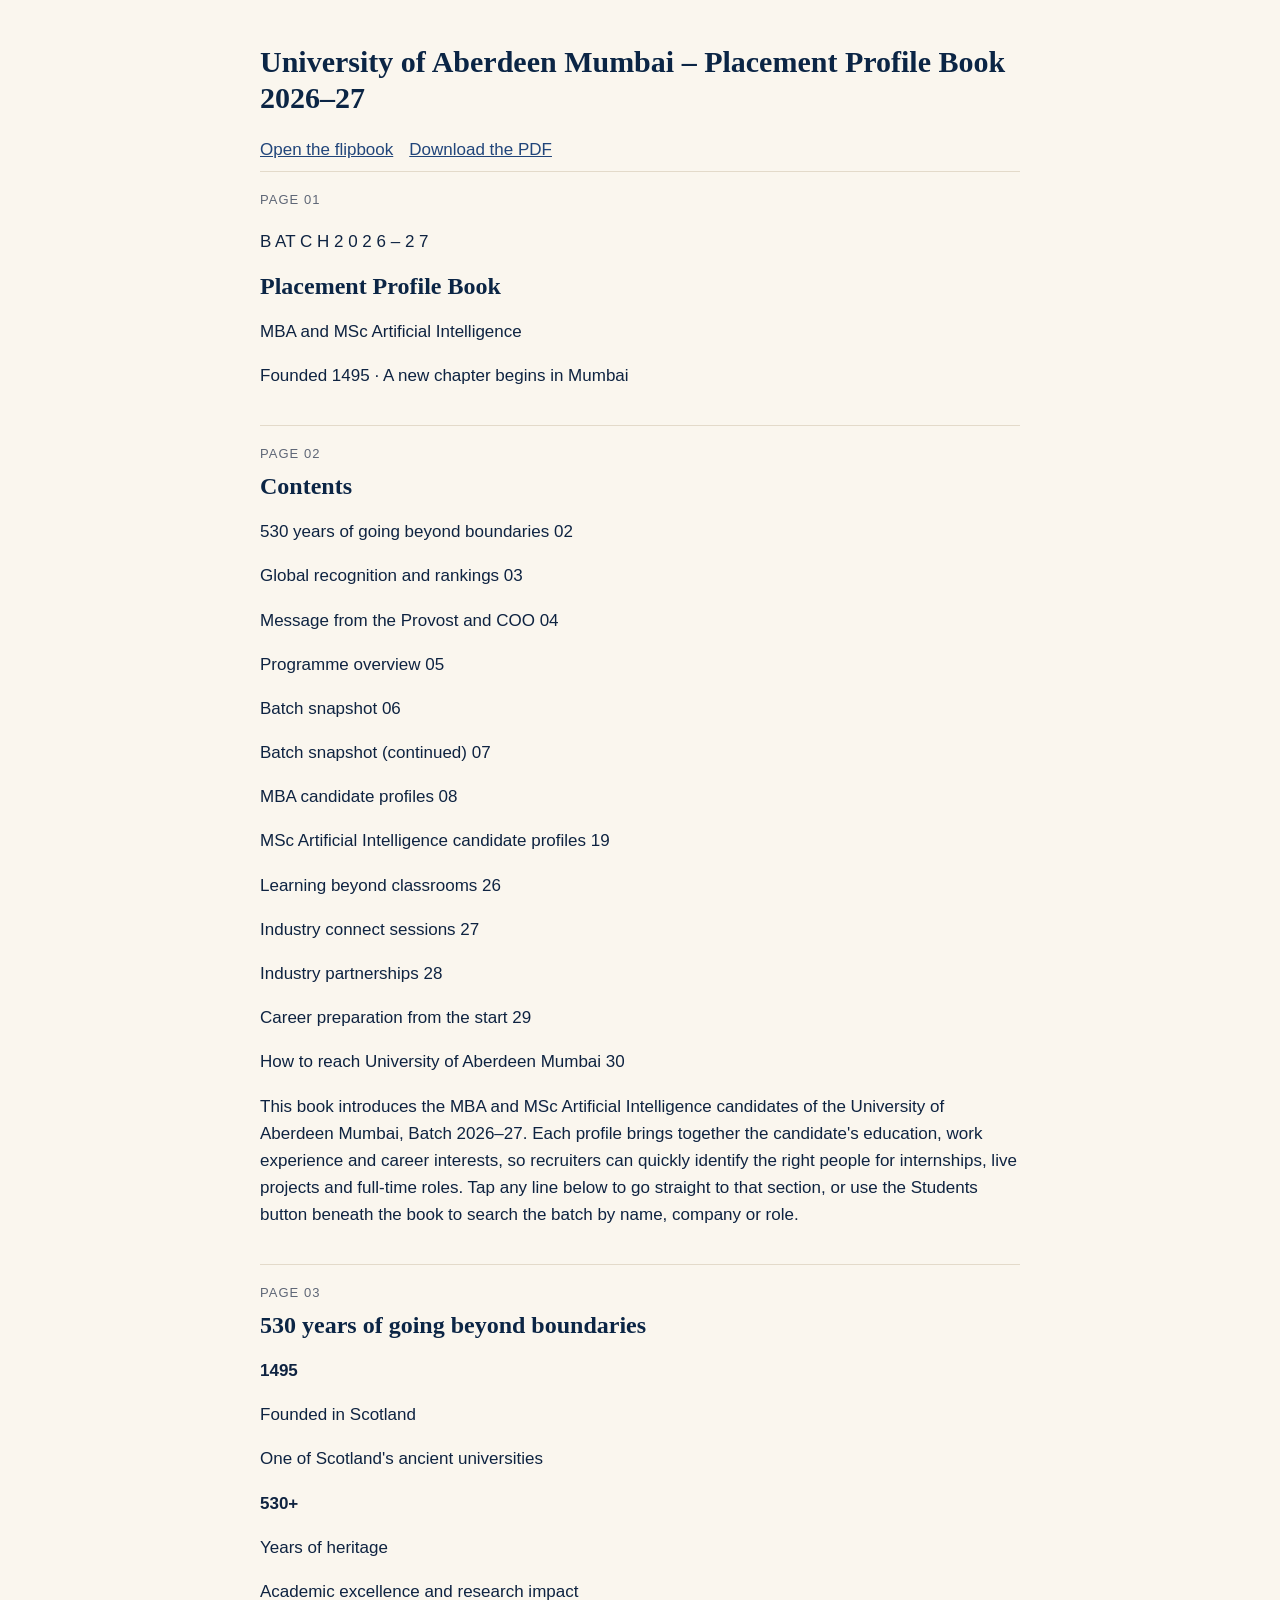
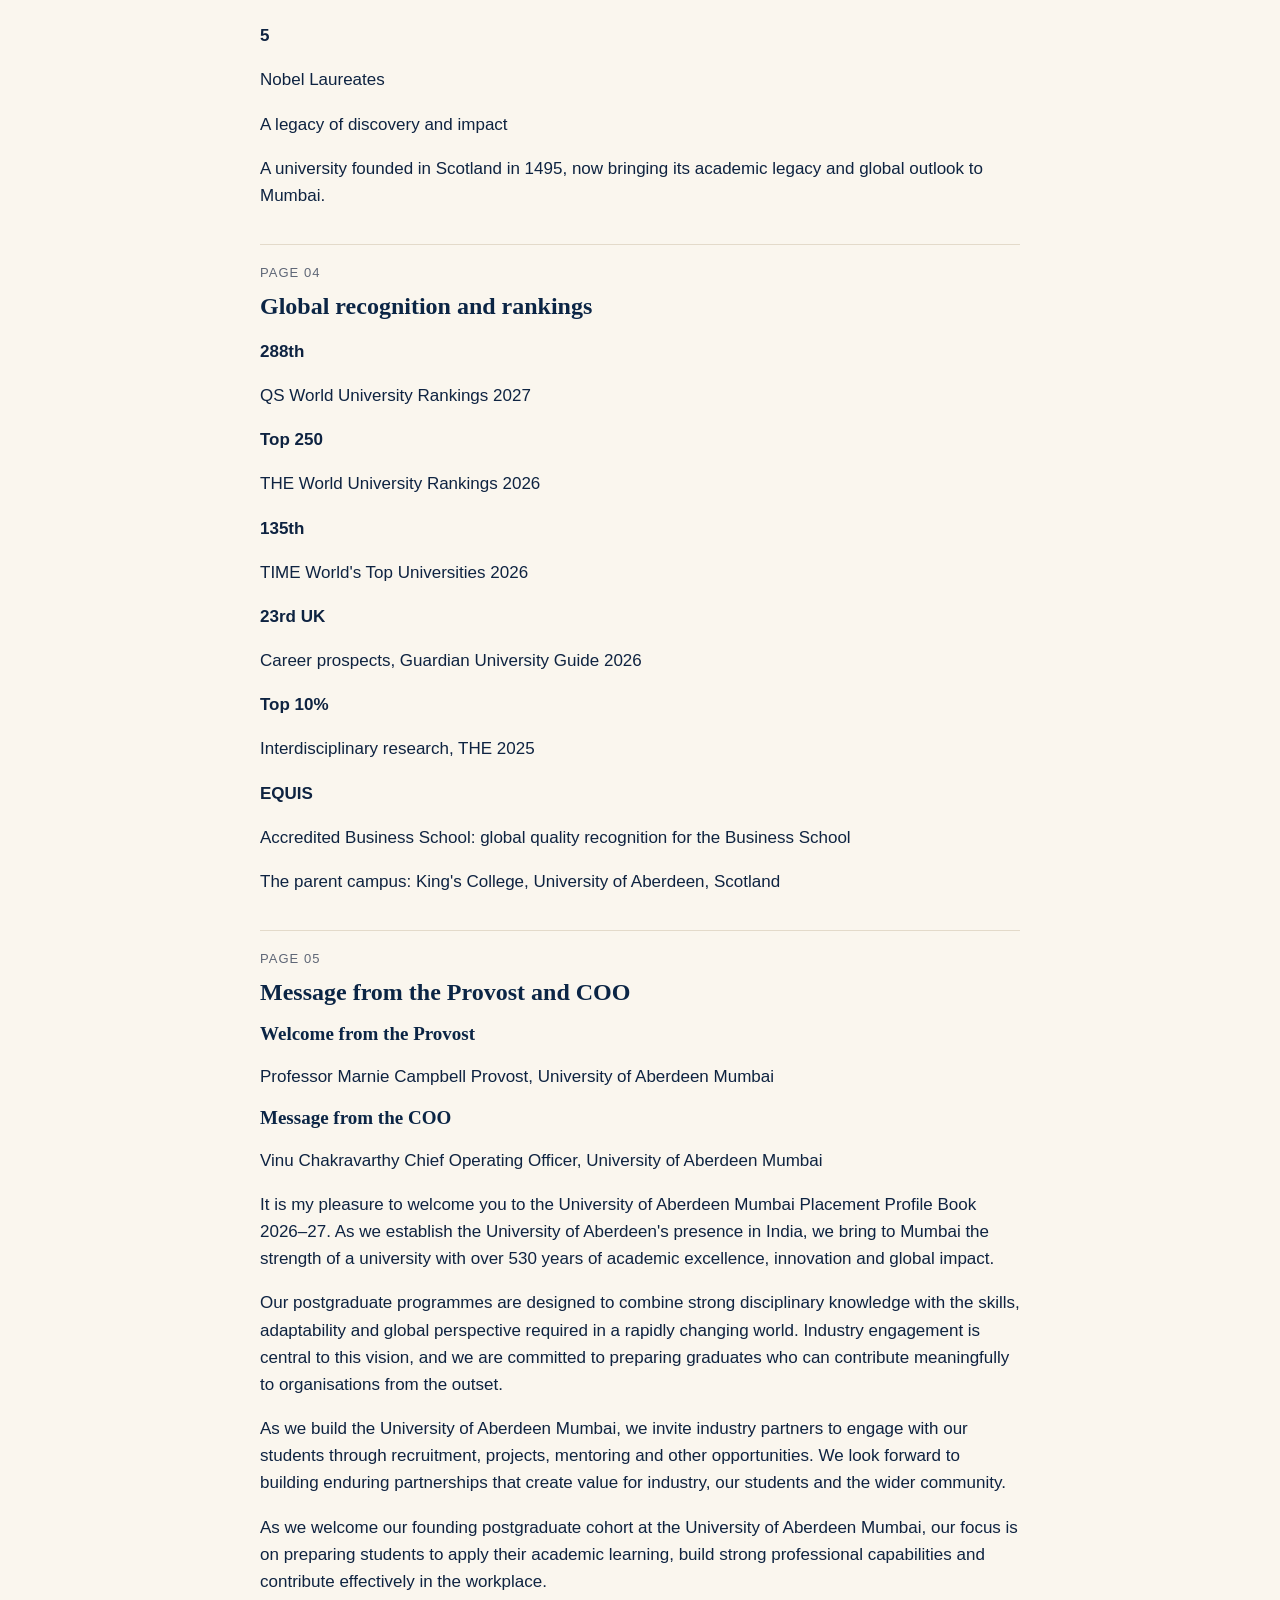
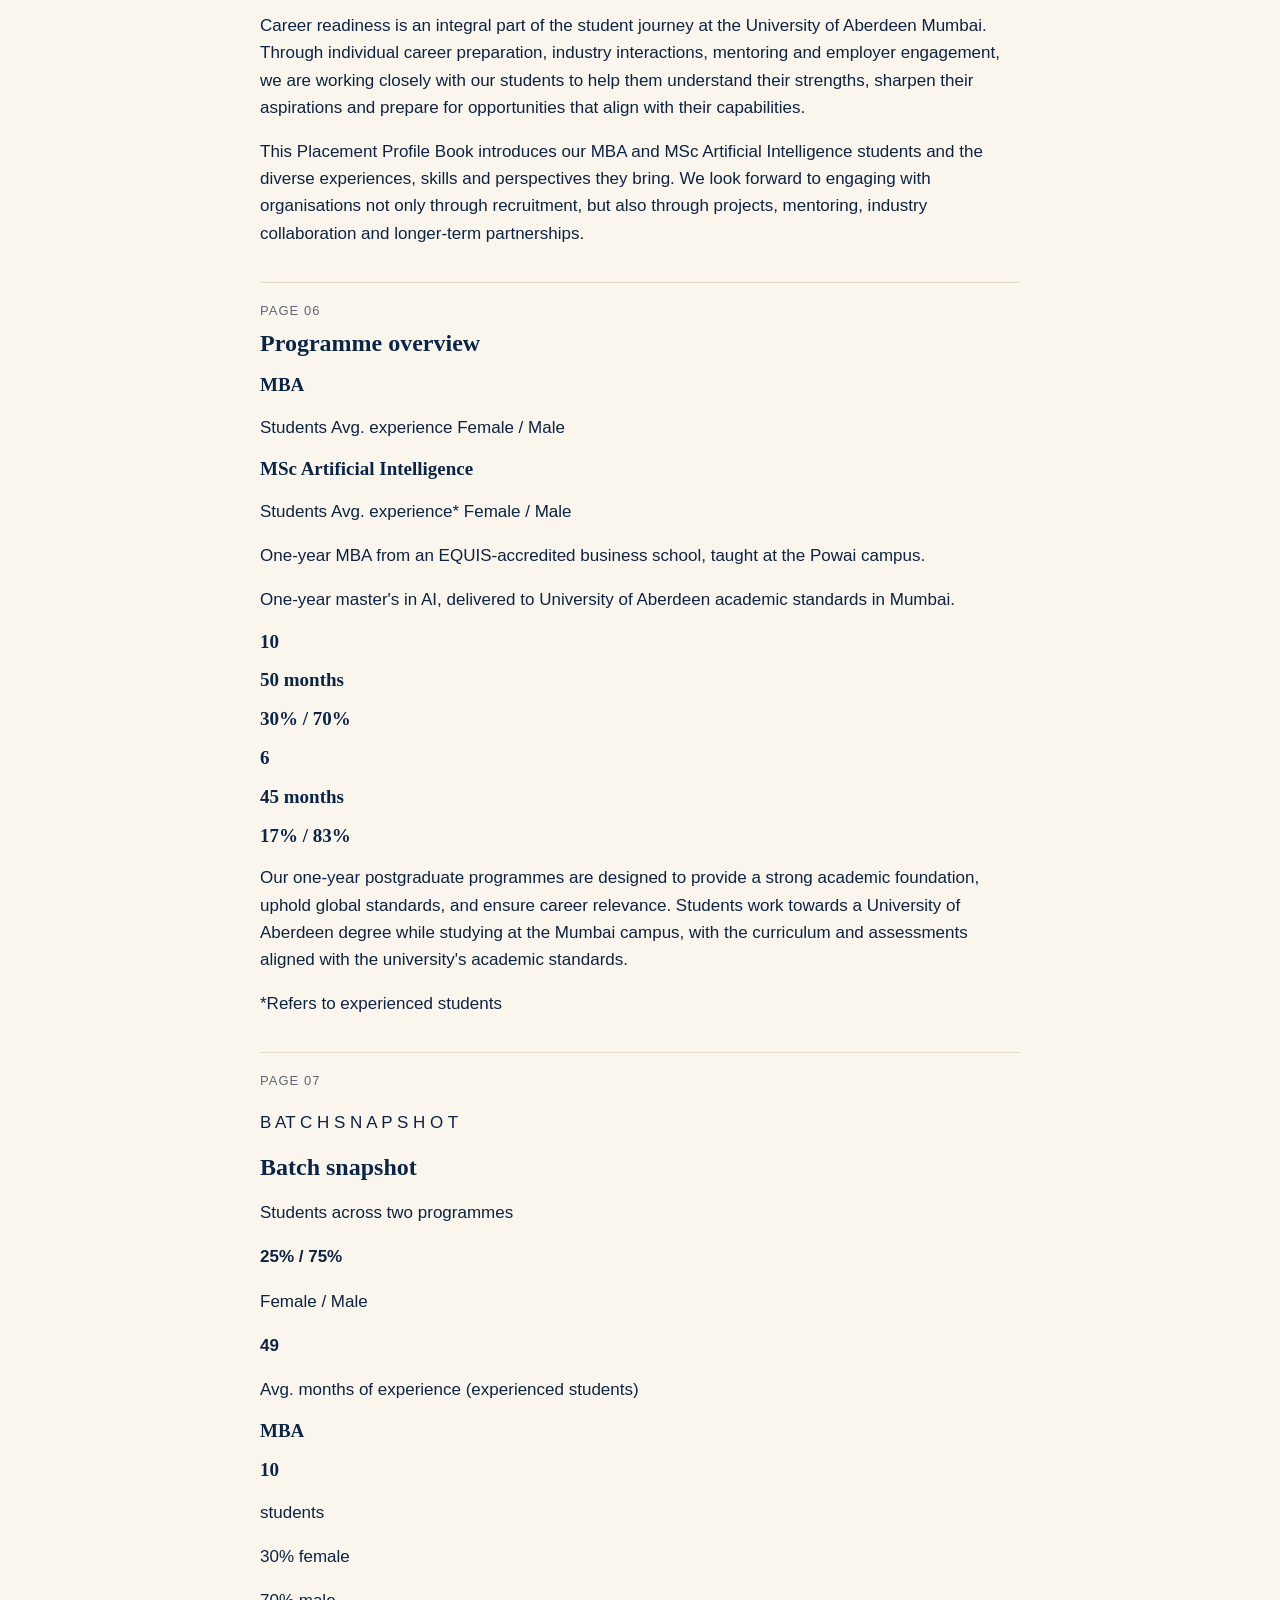
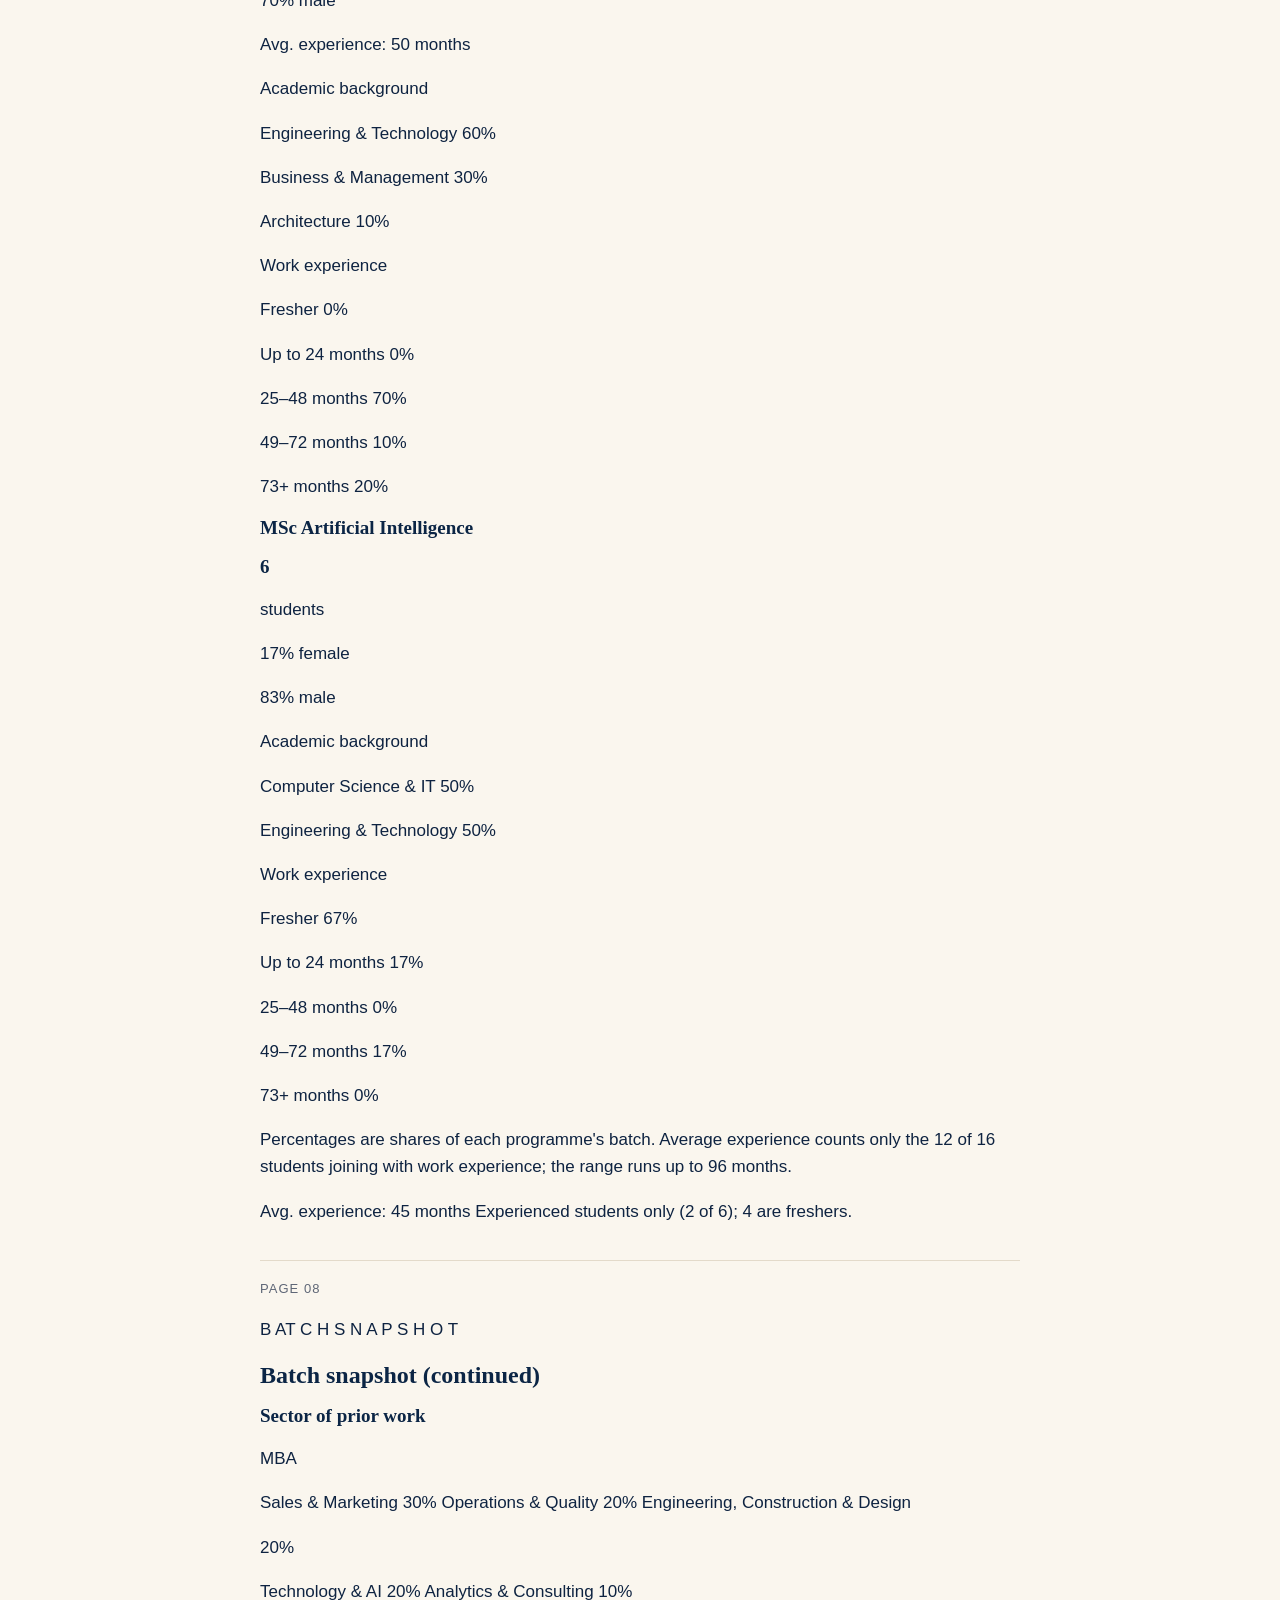
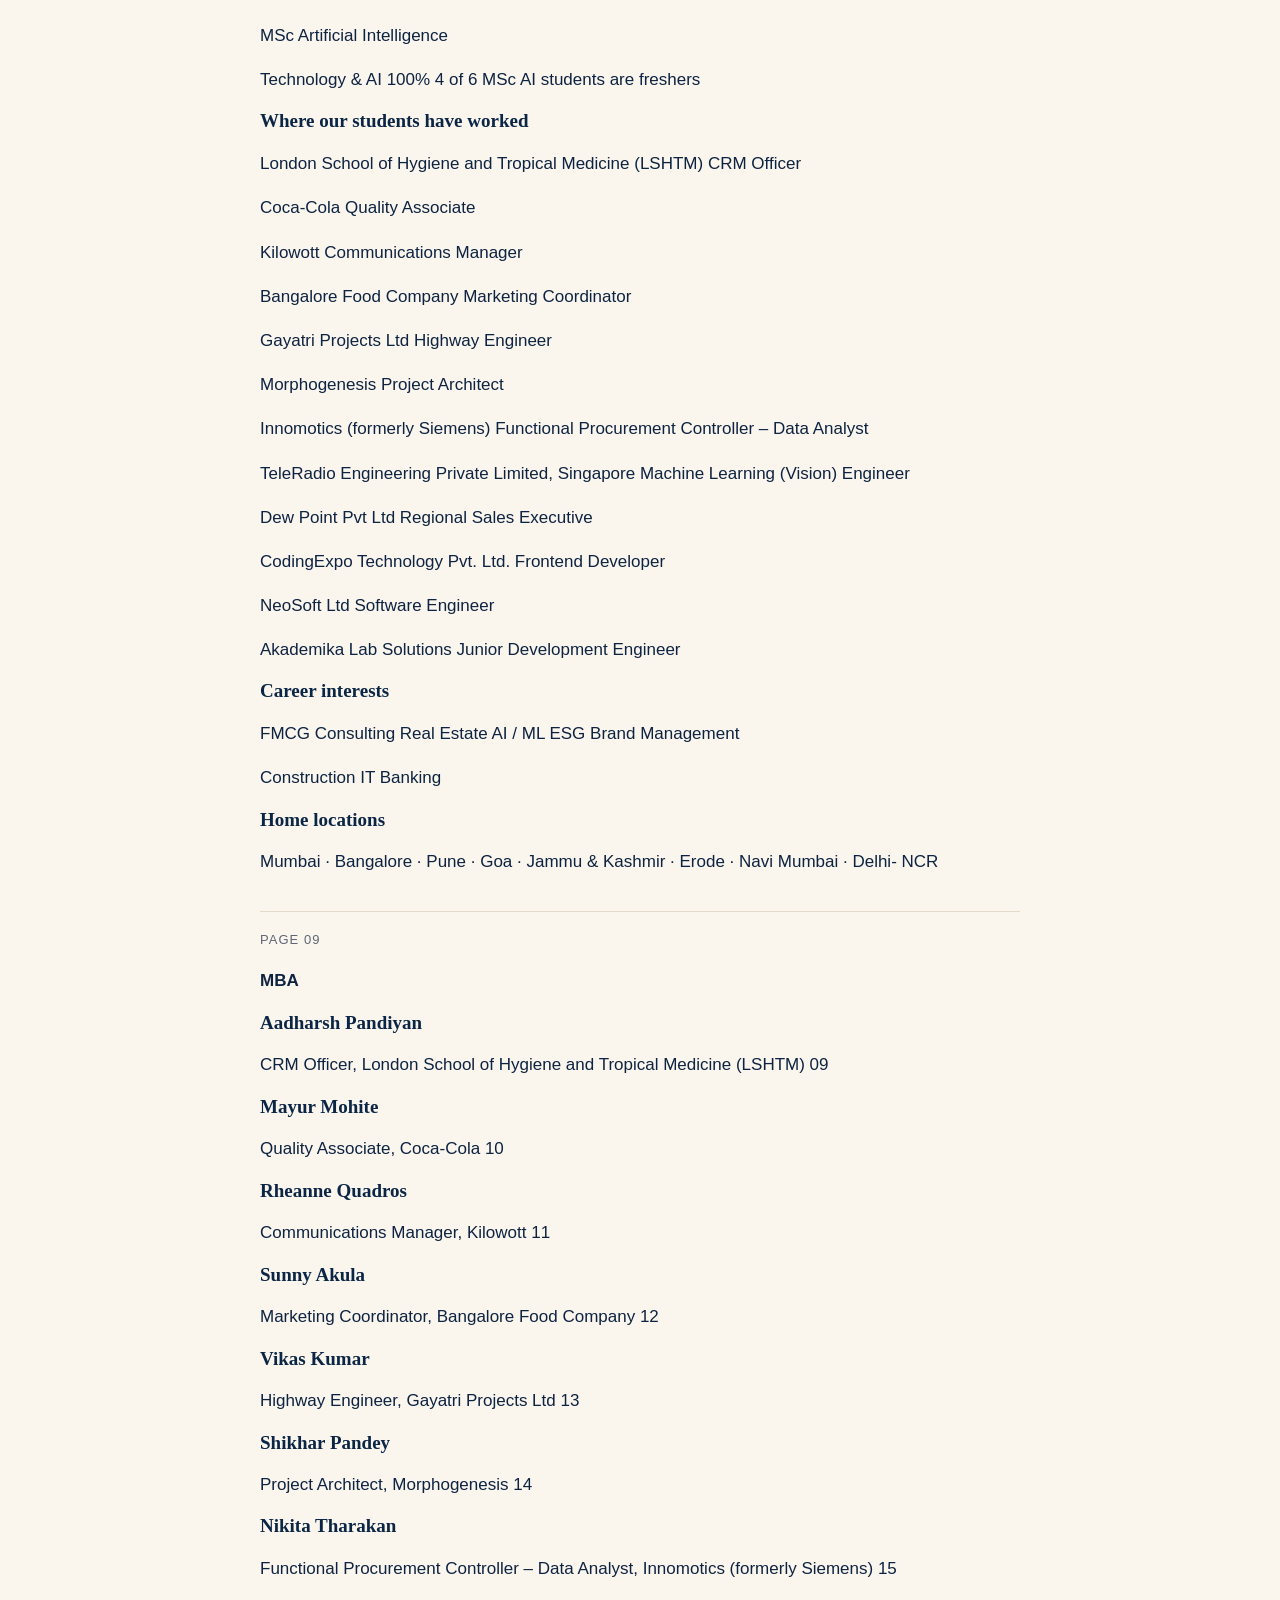
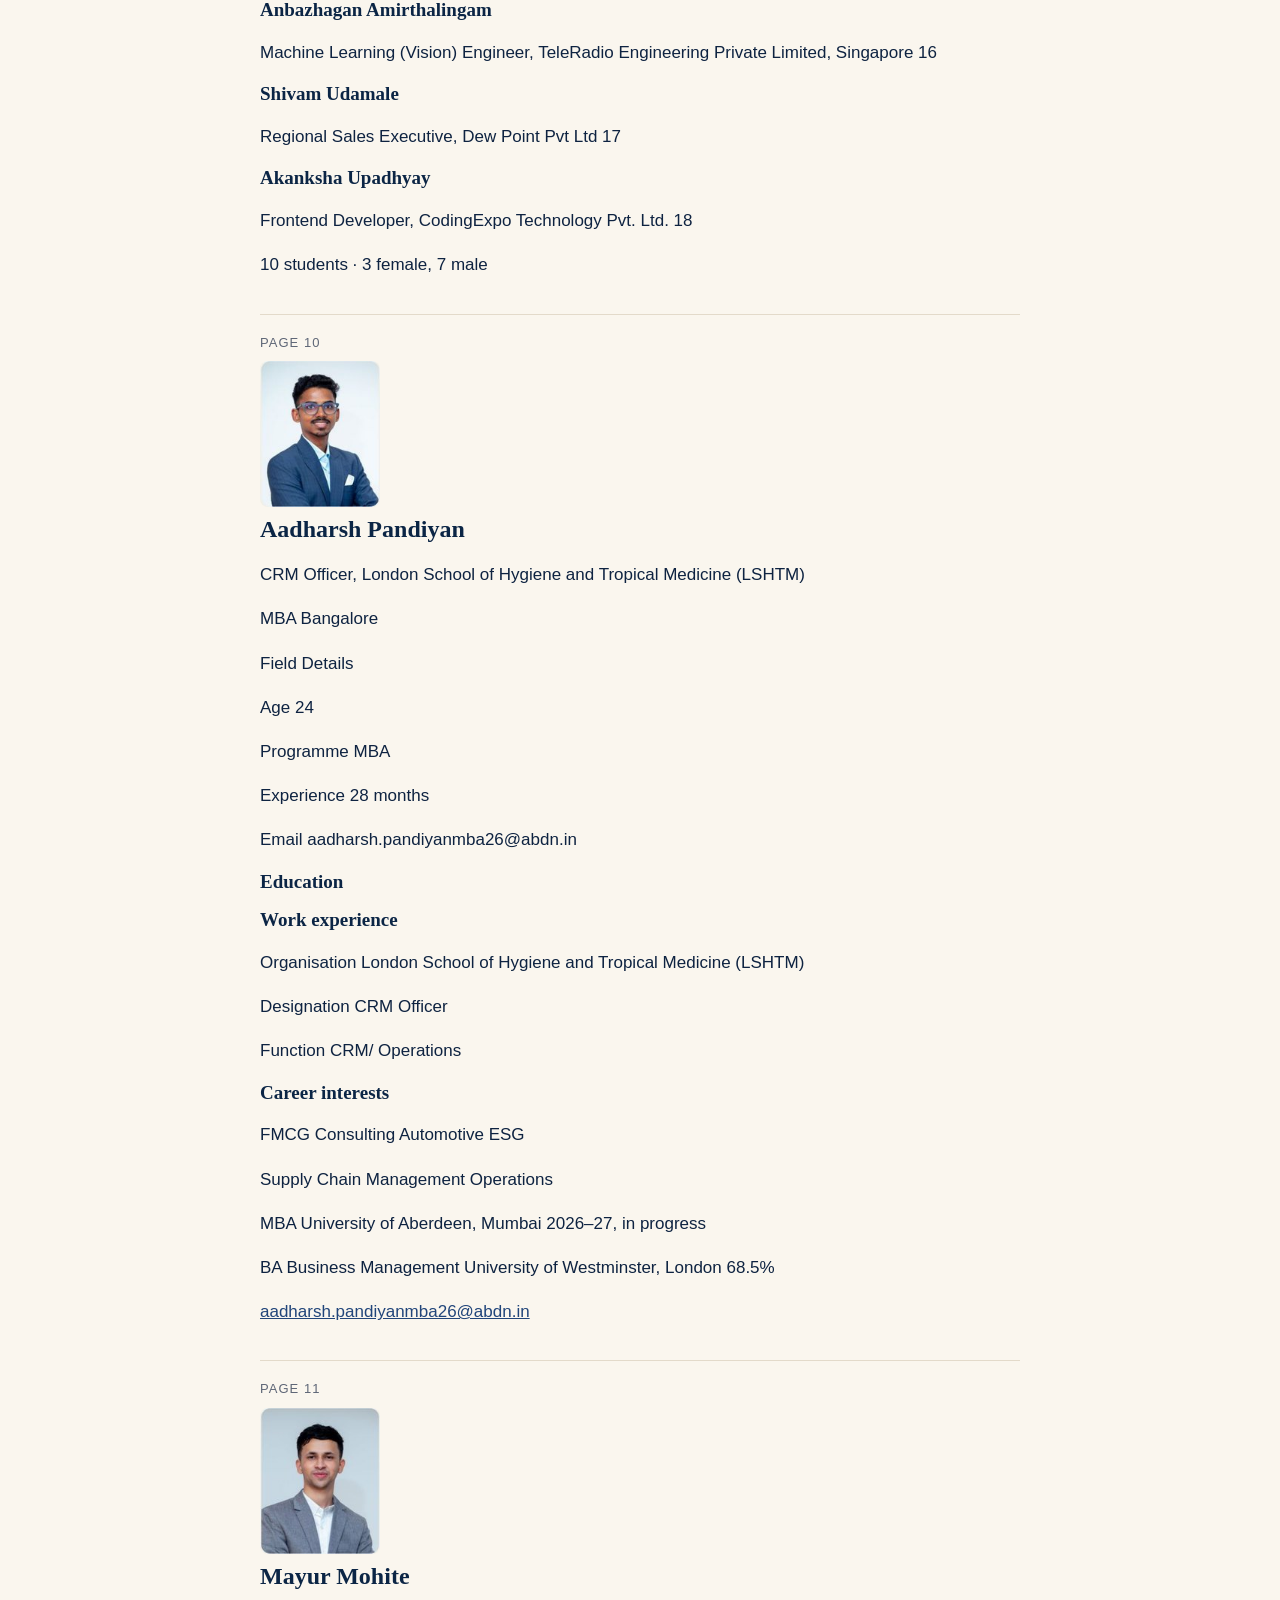
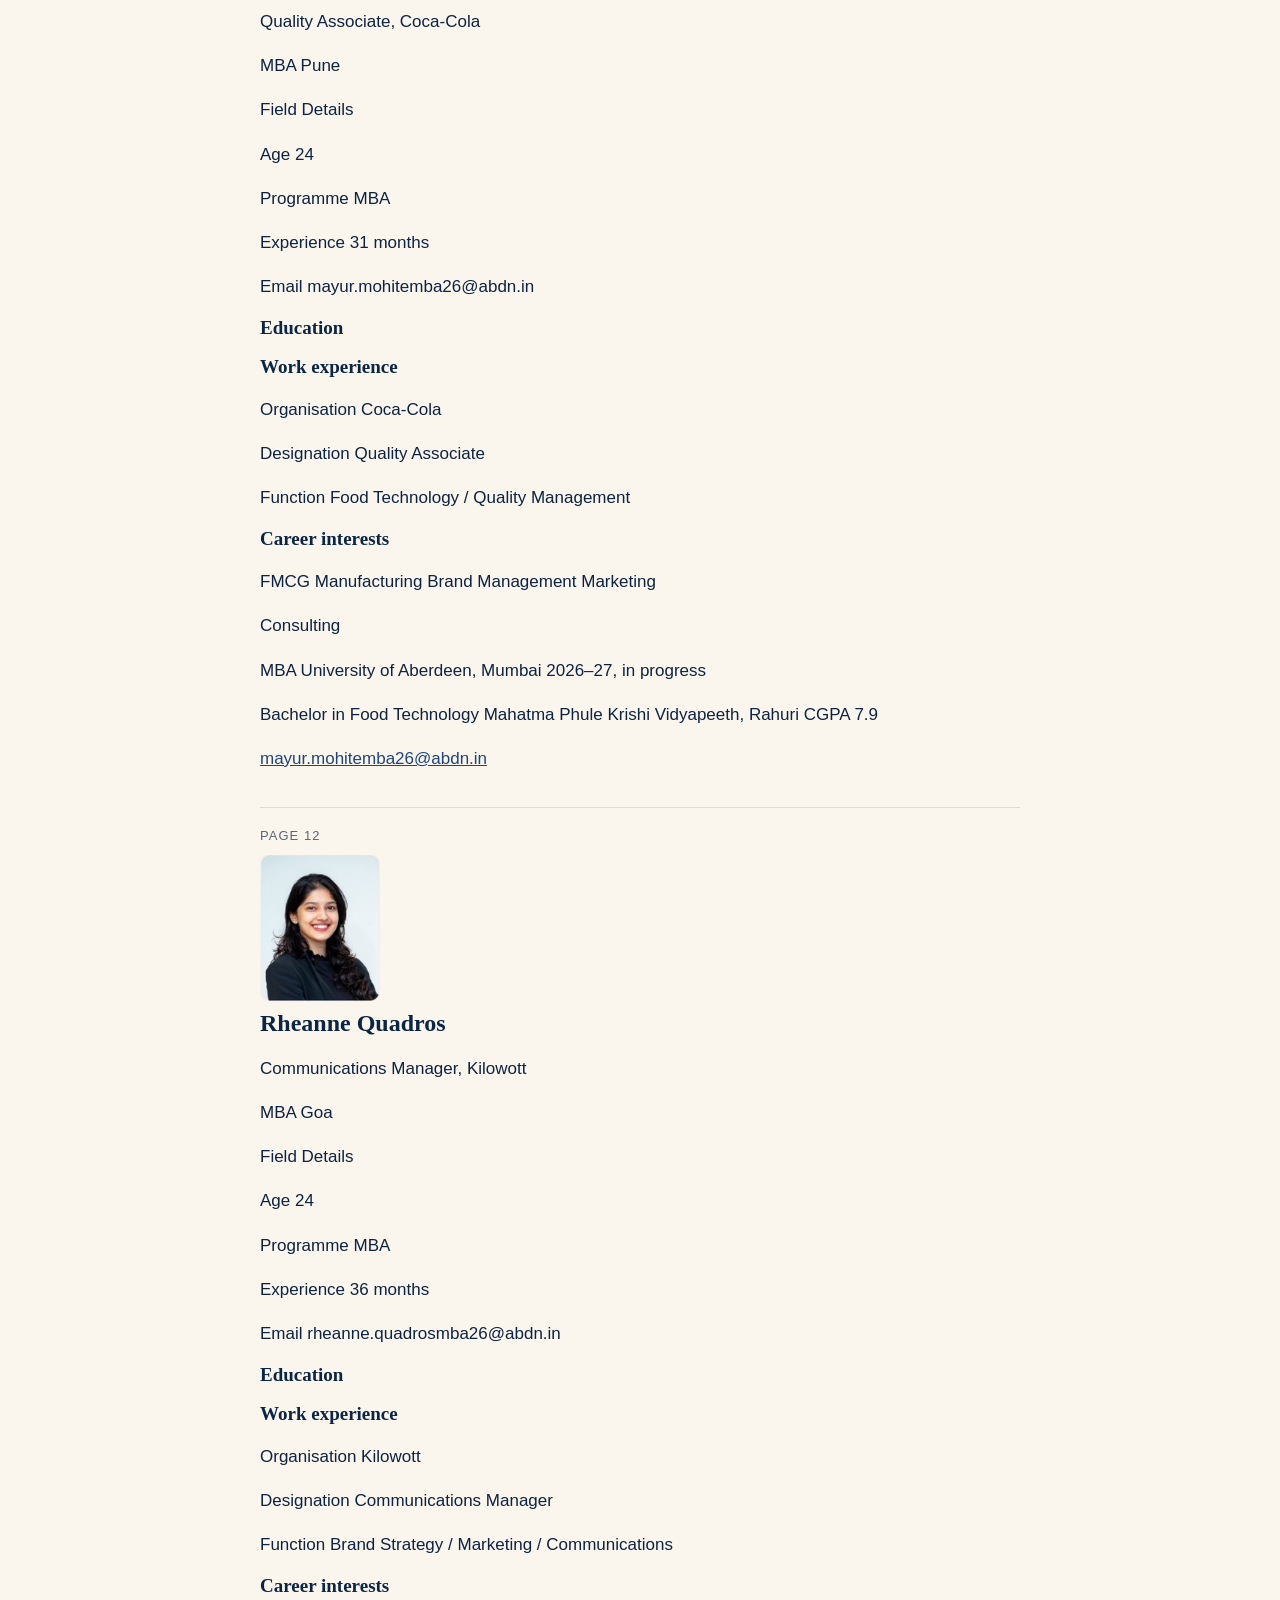
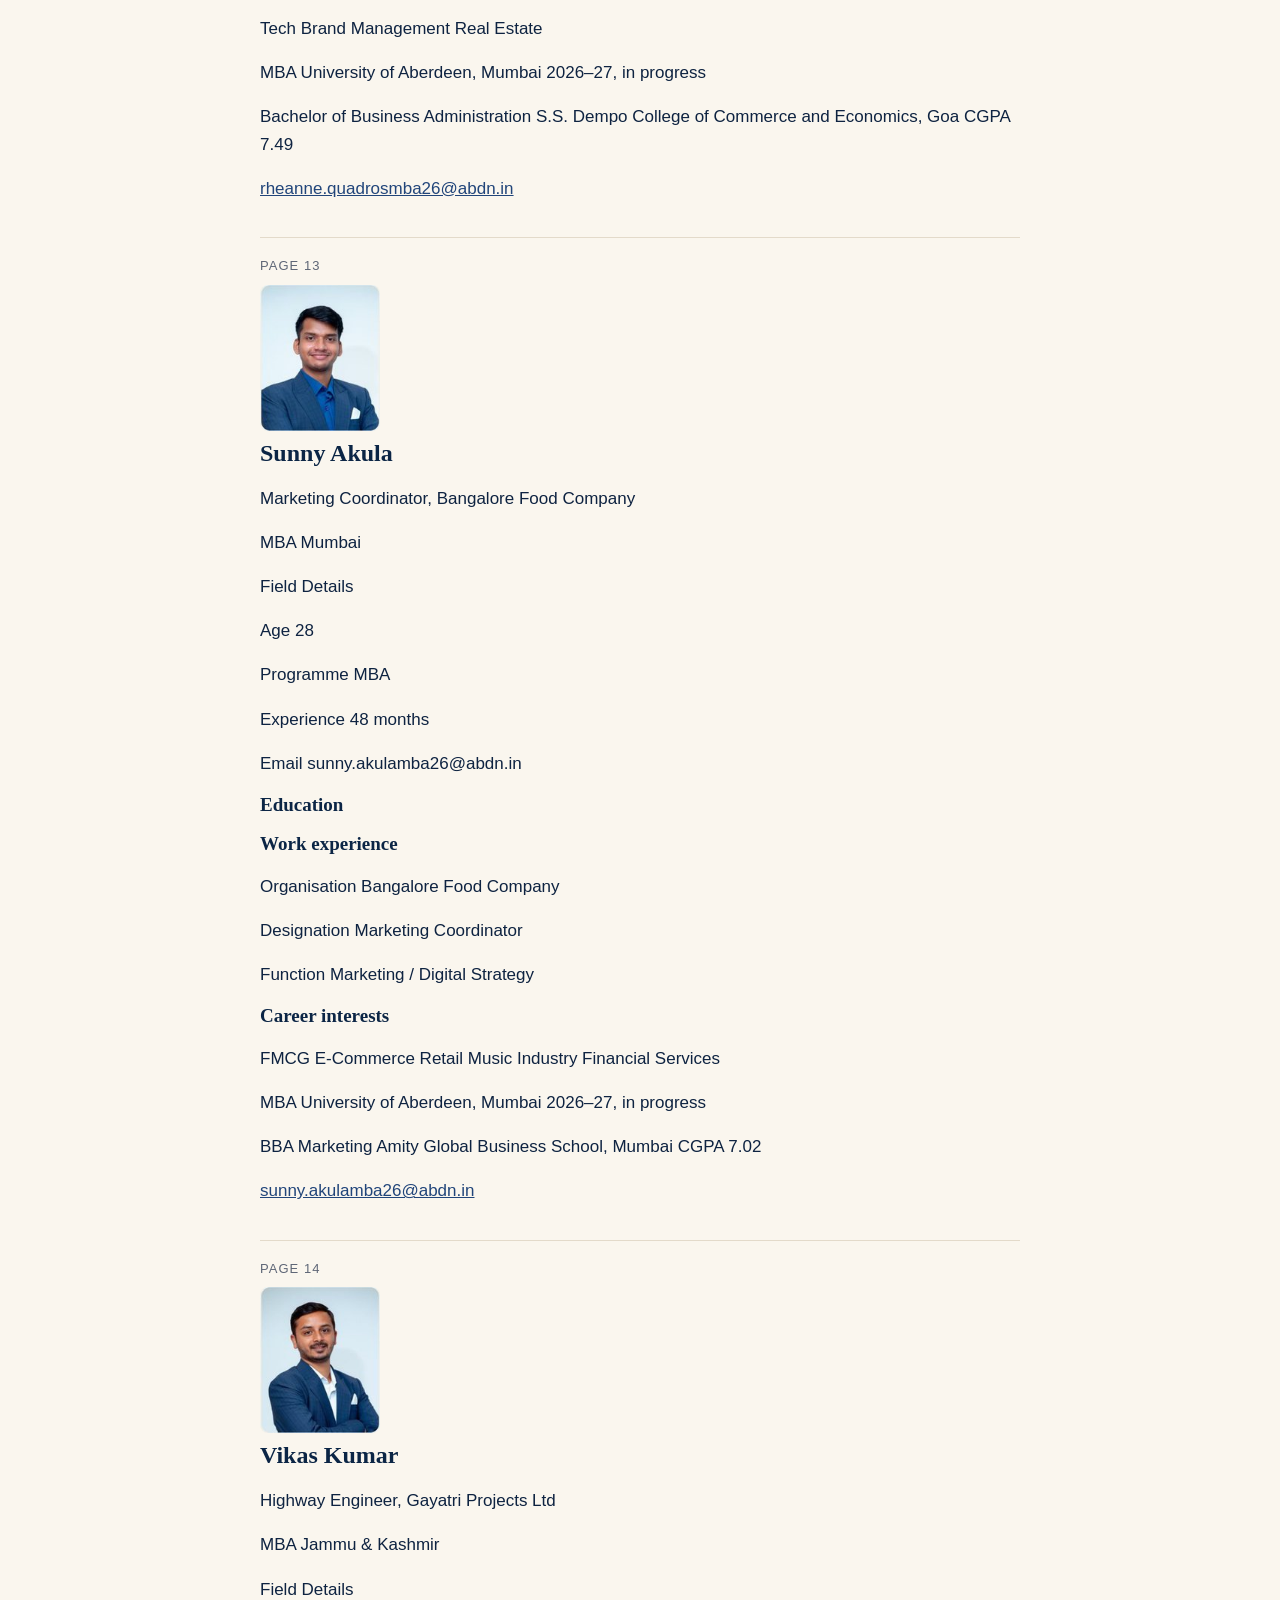
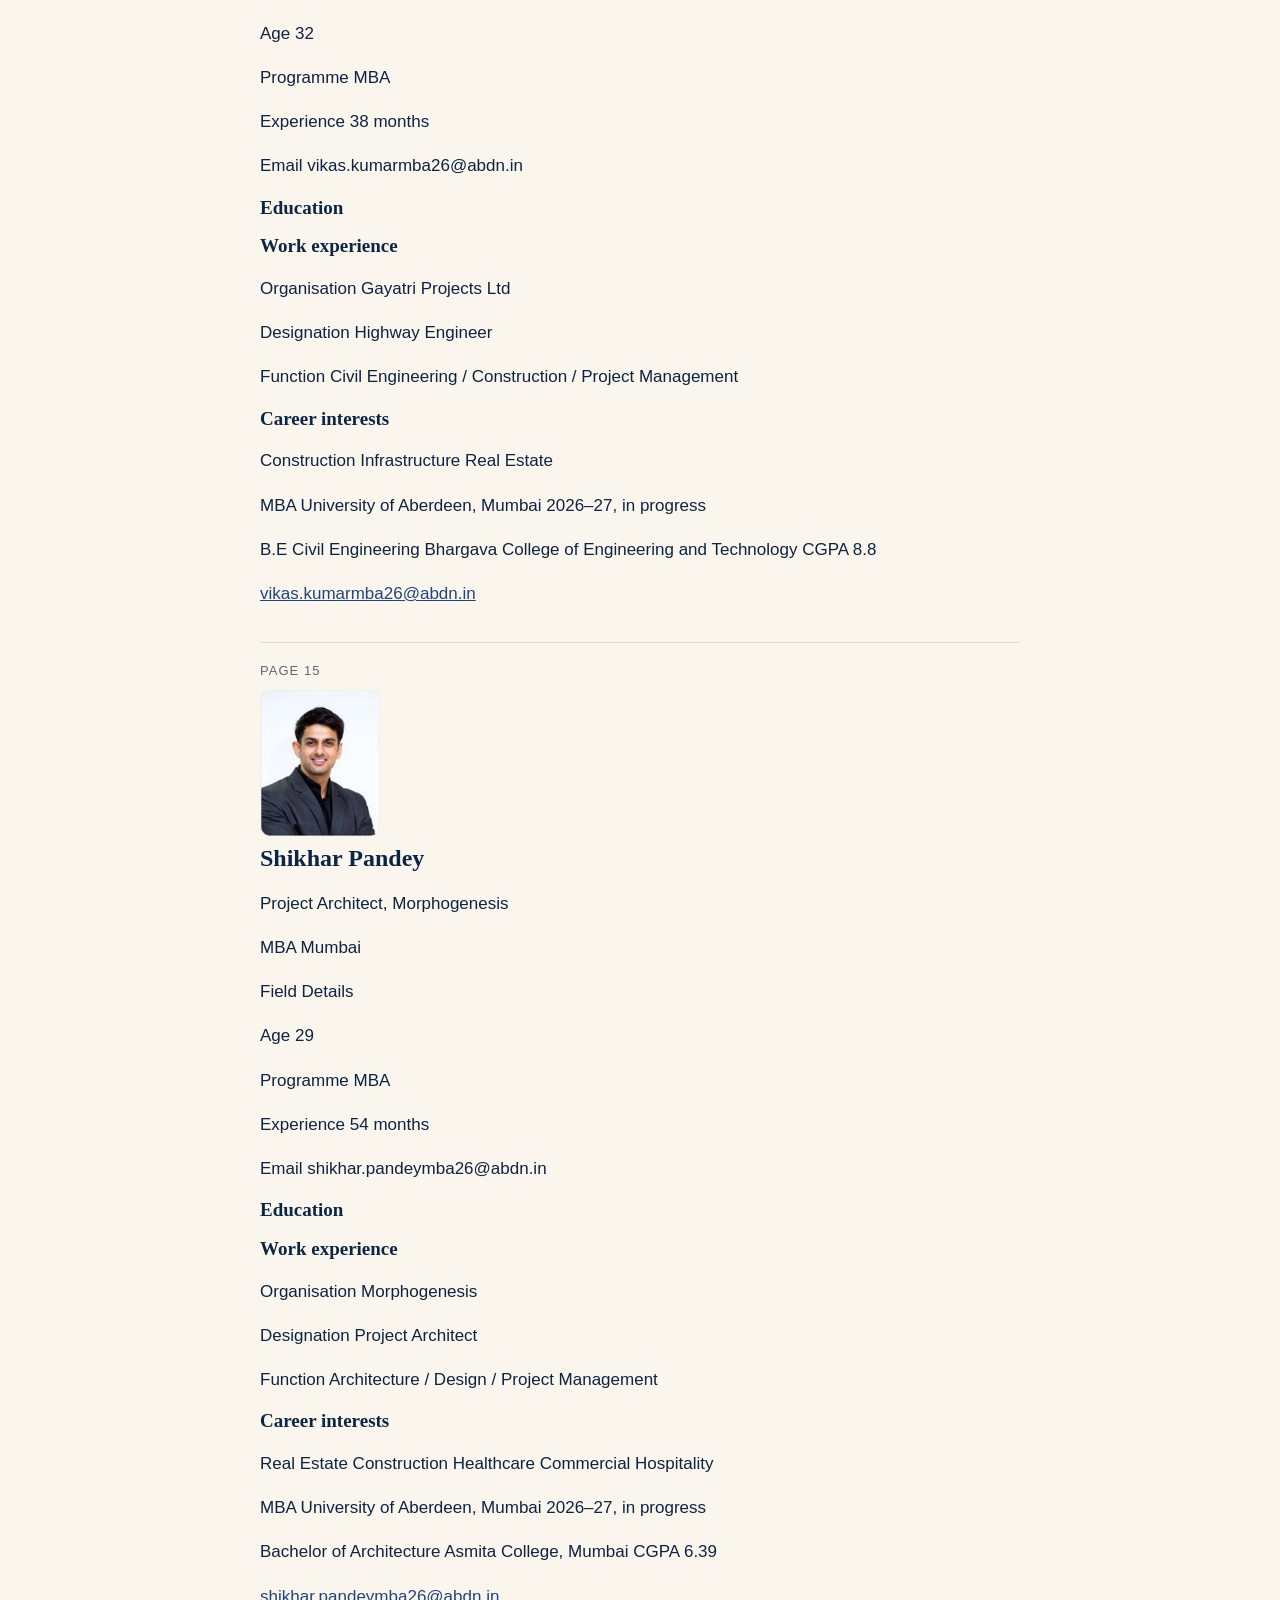
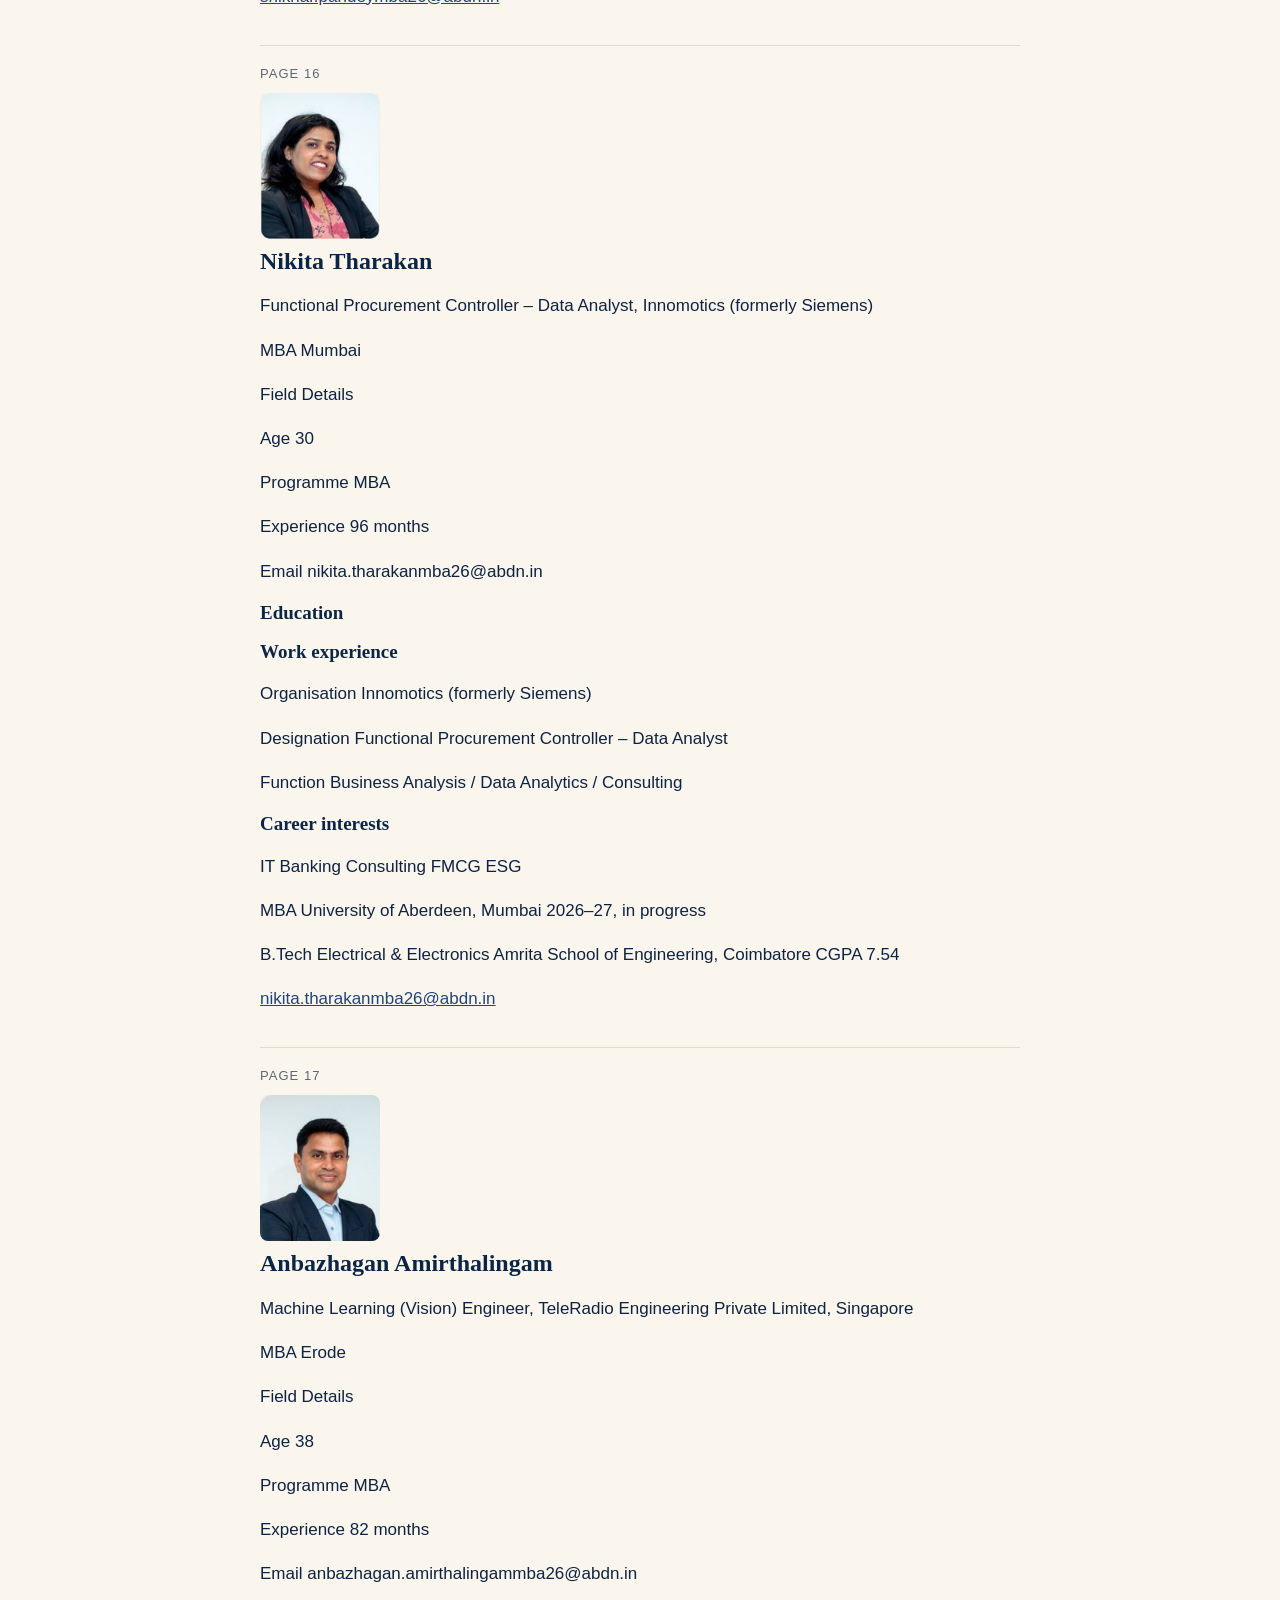
<file: text.html>
<!doctype html>
<html lang="en">
<head>
<meta charset="utf-8">
<meta name="viewport" content="width=device-width, initial-scale=1">
<title>Placement Profile Book 2026–27 (text version) · University of Aberdeen Mumbai</title>
<style>
:root{--navy:#0B2545;--gold:#9a7a26;--ink:#0E2341;--muted:#5E6676;--bg:#FAF6EE}
body{margin:0;background:var(--bg);color:var(--ink);font:17px/1.6 Carlito,Calibri,'Segoe UI',Arial,sans-serif}
main{max-width:760px;margin:0 auto;padding:24px 16px 64px}
h1,h2,h3{font-family:Caladea,Cambria,Georgia,serif;color:var(--navy);line-height:1.2}
h1{font-size:30px} h2{font-size:24px;margin:8px 0} h3{font-size:19px;margin:16px 0 4px}
section{border-top:1px solid #E3DACA;padding:18px 0}
.pg{font-size:13px;color:var(--muted);letter-spacing:.08em;text-transform:uppercase;margin:0}
a{color:#21457A} img{border-radius:8px;display:block;margin:8px 0}
.top{display:flex;gap:16px;flex-wrap:wrap;margin:0 0 8px}
</style>
</head>
<body>
<main>
<h1>University of Aberdeen Mumbai – Placement Profile Book 2026–27</h1>
<p class="top"><a href="index.html">Open the flipbook</a> <a href="assets/placement-profile-book.pdf">Download the PDF</a></p>
<section aria-labelledby="p01"><p class="pg" id="p01">Page 01</p>
<p>B AT C H 2 0 2 6 – 2 7</p>
<h2>Placement Profile Book</h2>
<p>MBA and MSc Artificial Intelligence</p>
<p>Founded 1495 · A new chapter begins in Mumbai</p>
</section>
<section aria-labelledby="p02"><p class="pg" id="p02">Page 02</p>
<h2>Contents</h2>
<p>530 years of going beyond boundaries 02</p>
<p>Global recognition and rankings 03</p>
<p>Message from the Provost and COO 04</p>
<p>Programme overview 05</p>
<p>Batch snapshot 06</p>
<p>Batch snapshot (continued) 07</p>
<p>MBA candidate profiles 08</p>
<p>MSc Artificial Intelligence candidate profiles 19</p>
<p>Learning beyond classrooms 26</p>
<p>Industry connect sessions 27</p>
<p>Industry partnerships 28</p>
<p>Career preparation from the start 29</p>
<p>How to reach University of Aberdeen Mumbai 30</p>
<p>This book introduces the MBA and MSc Artificial Intelligence candidates of the University of Aberdeen Mumbai, Batch 2026–27. Each profile brings together the candidate&#x27;s education, work experience and career interests, so recruiters can quickly identify the right people for internships, live projects and full-time roles. Tap any line below to go straight to that section, or use the Students button beneath the book to search the batch by name, company or role.</p>
</section>
<section aria-labelledby="p03"><p class="pg" id="p03">Page 03</p>
<h2>530 years of going beyond boundaries</h2>
<p><strong>1495</strong></p>
<p>Founded in Scotland</p>
<p>One of Scotland&#x27;s ancient universities</p>
<p><strong>530+</strong></p>
<p>Years of heritage</p>
<p>Academic excellence and research impact</p>
<p><strong>5</strong></p>
<p>Nobel Laureates</p>
<p>A legacy of discovery and impact</p>
<p>A university founded in Scotland in 1495, now bringing its academic legacy and global outlook to Mumbai.</p>
</section>
<section aria-labelledby="p04"><p class="pg" id="p04">Page 04</p>
<h2>Global recognition and rankings</h2>
<p><strong>288th</strong></p>
<p>QS World University Rankings 2027</p>
<p><strong>Top 250</strong></p>
<p>THE World University Rankings 2026</p>
<p><strong>135th</strong></p>
<p>TIME World&#x27;s Top Universities 2026</p>
<p><strong>23rd UK</strong></p>
<p>Career prospects, Guardian University Guide 2026</p>
<p><strong>Top 10%</strong></p>
<p>Interdisciplinary research, THE 2025</p>
<p><strong>EQUIS</strong></p>
<p>Accredited Business School: global quality recognition for the Business School</p>
<p>The parent campus: King&#x27;s College, University of Aberdeen, Scotland</p>
</section>
<section aria-labelledby="p05"><p class="pg" id="p05">Page 05</p>
<h2>Message from the Provost and COO</h2>
<h3>Welcome from the Provost</h3>
<p>Professor Marnie Campbell Provost, University of Aberdeen Mumbai</p>
<h3>Message from the COO</h3>
<p>Vinu Chakravarthy Chief Operating Officer, University of Aberdeen Mumbai</p>
<p>It is my pleasure to welcome you to the University of Aberdeen Mumbai Placement Profile Book 2026–27. As we establish the University of Aberdeen&#x27;s presence in India, we bring to Mumbai the strength of a university with over 530 years of academic excellence, innovation and global impact.</p>
<p>Our postgraduate programmes are designed to combine strong disciplinary knowledge with the skills, adaptability and global perspective required in a rapidly changing world. Industry engagement is central to this vision, and we are committed to preparing graduates who can contribute meaningfully to organisations from the outset.</p>
<p>As we build the University of Aberdeen Mumbai, we invite industry partners to engage with our students through recruitment, projects, mentoring and other opportunities. We look forward to building enduring partnerships that create value for industry, our students and the wider community.</p>
<p>As we welcome our founding postgraduate cohort at the University of Aberdeen Mumbai, our focus is on preparing students to apply their academic learning, build strong professional capabilities and contribute effectively in the workplace.</p>
<p>Career readiness is an integral part of the student journey at the University of Aberdeen Mumbai. Through individual career preparation, industry interactions, mentoring and employer engagement, we are working closely with our students to help them understand their strengths, sharpen their aspirations and prepare for opportunities that align with their capabilities.</p>
<p>This Placement Profile Book introduces our MBA and MSc Artificial Intelligence students and the diverse experiences, skills and perspectives they bring. We look forward to engaging with organisations not only through recruitment, but also through projects, mentoring, industry collaboration and longer-term partnerships.</p>
</section>
<section aria-labelledby="p06"><p class="pg" id="p06">Page 06</p>
<h2>Programme overview</h2>
<h3>MBA</h3>
<p>Students Avg. experience Female / Male</p>
<h3>MSc Artificial Intelligence</h3>
<p>Students Avg. experience* Female / Male</p>
<p>One-year MBA from an EQUIS-accredited business school, taught at the Powai campus.</p>
<p>One-year master&#x27;s in AI, delivered to University of Aberdeen academic standards in Mumbai.</p>
<h3>10</h3>
<h3>50 months</h3>
<h3>30% / 70%</h3>
<h3>6</h3>
<h3>45 months</h3>
<h3>17% / 83%</h3>
<p>Our one-year postgraduate programmes are designed to provide a strong academic foundation, uphold global standards, and ensure career relevance. Students work towards a University of Aberdeen degree while studying at the Mumbai campus, with the curriculum and assessments aligned with the university&#x27;s academic standards.</p>
<p>*Refers to experienced students</p>
</section>
<section aria-labelledby="p07"><p class="pg" id="p07">Page 07</p>
<p>B AT C H S N A P S H O T</p>
<h2>Batch snapshot</h2>
<p>Students across two programmes</p>
<p><strong>25% / 75%</strong></p>
<p>Female / Male</p>
<p><strong>49</strong></p>
<p>Avg. months of experience (experienced students)</p>
<h3>MBA</h3>
<h3>10</h3>
<p>students</p>
<p>30% female</p>
<p>70% male</p>
<p>Avg. experience: 50 months</p>
<p>Academic background</p>
<p>Engineering &amp; Technology 60%</p>
<p>Business &amp; Management 30%</p>
<p>Architecture 10%</p>
<p>Work experience</p>
<p>Fresher 0%</p>
<p>Up to 24 months 0%</p>
<p>25–48 months 70%</p>
<p>49–72 months 10%</p>
<p>73+ months 20%</p>
<h3>MSc Artificial Intelligence</h3>
<h3>6</h3>
<p>students</p>
<p>17% female</p>
<p>83% male</p>
<p>Academic background</p>
<p>Computer Science &amp; IT 50%</p>
<p>Engineering &amp; Technology 50%</p>
<p>Work experience</p>
<p>Fresher 67%</p>
<p>Up to 24 months 17%</p>
<p>25–48 months 0%</p>
<p>49–72 months 17%</p>
<p>73+ months 0%</p>
<p>Percentages are shares of each programme&#x27;s batch. Average experience counts only the 12 of 16 students joining with work experience; the range runs up to 96 months.</p>
<p>Avg. experience: 45 months Experienced students only (2 of 6); 4 are freshers.</p>
</section>
<section aria-labelledby="p08"><p class="pg" id="p08">Page 08</p>
<p>B AT C H S N A P S H O T</p>
<h2>Batch snapshot (continued)</h2>
<h3>Sector of prior work</h3>
<p>MBA</p>
<p>Sales &amp; Marketing 30% Operations &amp; Quality 20% Engineering, Construction &amp; Design</p>
<p>20%</p>
<p>Technology &amp; AI 20% Analytics &amp; Consulting 10%</p>
<p>MSc Artificial Intelligence</p>
<p>Technology &amp; AI 100% 4 of 6 MSc AI students are freshers</p>
<h3>Where our students have worked</h3>
<p>London School of Hygiene and Tropical Medicine (LSHTM) CRM Officer</p>
<p>Coca-Cola Quality Associate</p>
<p>Kilowott Communications Manager</p>
<p>Bangalore Food Company Marketing Coordinator</p>
<p>Gayatri Projects Ltd Highway Engineer</p>
<p>Morphogenesis Project Architect</p>
<p>Innomotics (formerly Siemens) Functional Procurement Controller – Data Analyst</p>
<p>TeleRadio Engineering Private Limited, Singapore Machine Learning (Vision) Engineer</p>
<p>Dew Point Pvt Ltd Regional Sales Executive</p>
<p>CodingExpo Technology Pvt. Ltd. Frontend Developer</p>
<p>NeoSoft Ltd Software Engineer</p>
<p>Akademika Lab Solutions Junior Development Engineer</p>
<h3>Career interests</h3>
<p>FMCG Consulting Real Estate AI / ML ESG Brand Management</p>
<p>Construction IT Banking</p>
<h3>Home locations</h3>
<p>Mumbai · Bangalore · Pune · Goa · Jammu &amp; Kashmir · Erode · Navi Mumbai · Delhi- NCR</p>
</section>
<section aria-labelledby="p09"><p class="pg" id="p09">Page 09</p>
<p><strong>MBA</strong></p>
<h3>Aadharsh Pandiyan</h3>
<p>CRM Officer, London School of Hygiene and Tropical Medicine (LSHTM) 09</p>
<h3>Mayur Mohite</h3>
<p>Quality Associate, Coca-Cola 10</p>
<h3>Rheanne Quadros</h3>
<p>Communications Manager, Kilowott 11</p>
<h3>Sunny Akula</h3>
<p>Marketing Coordinator, Bangalore Food Company 12</p>
<h3>Vikas Kumar</h3>
<p>Highway Engineer, Gayatri Projects Ltd 13</p>
<h3>Shikhar Pandey</h3>
<p>Project Architect, Morphogenesis 14</p>
<h3>Nikita Tharakan</h3>
<p>Functional Procurement Controller – Data Analyst, Innomotics (formerly Siemens) 15</p>
<h3>Anbazhagan Amirthalingam</h3>
<p>Machine Learning (Vision) Engineer, TeleRadio Engineering Private Limited, Singapore 16</p>
<h3>Shivam Udamale</h3>
<p>Regional Sales Executive, Dew Point Pvt Ltd 17</p>
<h3>Akanksha Upadhyay</h3>
<p>Frontend Developer, CodingExpo Technology Pvt. Ltd. 18</p>
<p>10 students · 3 female, 7 male</p>
</section>
<section aria-labelledby="p10"><p class="pg" id="p10">Page 10</p>
<img src="images/students/aadharsh-pandiyan.jpg" alt="Photo of Aadharsh Pandiyan" width="120" height="146">
<h2>Aadharsh Pandiyan</h2>
<p>CRM Officer, London School of Hygiene and Tropical Medicine (LSHTM)</p>
<p>MBA Bangalore</p>
<p>Field Details</p>
<p>Age 24</p>
<p>Programme MBA</p>
<p>Experience 28 months</p>
<p>Email aadharsh.pandiyanmba26@abdn.in</p>
<h3>Education</h3>
<h3>Work experience</h3>
<p>Organisation London School of Hygiene and Tropical Medicine (LSHTM)</p>
<p>Designation CRM Officer</p>
<p>Function CRM/ Operations</p>
<h3>Career interests</h3>
<p>FMCG Consulting Automotive ESG</p>
<p>Supply Chain Management Operations</p>
<p>MBA University of Aberdeen, Mumbai 2026–27, in progress</p>
<p>BA Business Management University of Westminster, London 68.5%</p>
<p><a href="mailto:aadharsh.pandiyanmba26@abdn.in">aadharsh.pandiyanmba26@abdn.in</a></p>
</section>
<section aria-labelledby="p11"><p class="pg" id="p11">Page 11</p>
<img src="images/students/mayur-mohite.jpg" alt="Photo of Mayur Mohite" width="120" height="146">
<h2>Mayur Mohite</h2>
<p>Quality Associate, Coca-Cola</p>
<p>MBA Pune</p>
<p>Field Details</p>
<p>Age 24</p>
<p>Programme MBA</p>
<p>Experience 31 months</p>
<p>Email mayur.mohitemba26@abdn.in</p>
<h3>Education</h3>
<h3>Work experience</h3>
<p>Organisation Coca-Cola</p>
<p>Designation Quality Associate</p>
<p>Function Food Technology / Quality Management</p>
<h3>Career interests</h3>
<p>FMCG Manufacturing Brand Management Marketing</p>
<p>Consulting</p>
<p>MBA University of Aberdeen, Mumbai 2026–27, in progress</p>
<p>Bachelor in Food Technology Mahatma Phule Krishi Vidyapeeth, Rahuri CGPA 7.9</p>
<p><a href="mailto:mayur.mohitemba26@abdn.in">mayur.mohitemba26@abdn.in</a></p>
</section>
<section aria-labelledby="p12"><p class="pg" id="p12">Page 12</p>
<img src="images/students/rheanne-quadros.jpg" alt="Photo of Rheanne Quadros" width="120" height="146">
<h2>Rheanne Quadros</h2>
<p>Communications Manager, Kilowott</p>
<p>MBA Goa</p>
<p>Field Details</p>
<p>Age 24</p>
<p>Programme MBA</p>
<p>Experience 36 months</p>
<p>Email rheanne.quadrosmba26@abdn.in</p>
<h3>Education</h3>
<h3>Work experience</h3>
<p>Organisation Kilowott</p>
<p>Designation Communications Manager</p>
<p>Function Brand Strategy / Marketing / Communications</p>
<h3>Career interests</h3>
<p>Tech Brand Management Real Estate</p>
<p>MBA University of Aberdeen, Mumbai 2026–27, in progress</p>
<p>Bachelor of Business Administration S.S. Dempo College of Commerce and Economics, Goa CGPA 7.49</p>
<p><a href="mailto:rheanne.quadrosmba26@abdn.in">rheanne.quadrosmba26@abdn.in</a></p>
</section>
<section aria-labelledby="p13"><p class="pg" id="p13">Page 13</p>
<img src="images/students/sunny-akula.jpg" alt="Photo of Sunny Akula" width="120" height="146">
<h2>Sunny Akula</h2>
<p>Marketing Coordinator, Bangalore Food Company</p>
<p>MBA Mumbai</p>
<p>Field Details</p>
<p>Age 28</p>
<p>Programme MBA</p>
<p>Experience 48 months</p>
<p>Email sunny.akulamba26@abdn.in</p>
<h3>Education</h3>
<h3>Work experience</h3>
<p>Organisation Bangalore Food Company</p>
<p>Designation Marketing Coordinator</p>
<p>Function Marketing / Digital Strategy</p>
<h3>Career interests</h3>
<p>FMCG E-Commerce Retail Music Industry Financial Services</p>
<p>MBA University of Aberdeen, Mumbai 2026–27, in progress</p>
<p>BBA Marketing Amity Global Business School, Mumbai CGPA 7.02</p>
<p><a href="mailto:sunny.akulamba26@abdn.in">sunny.akulamba26@abdn.in</a></p>
</section>
<section aria-labelledby="p14"><p class="pg" id="p14">Page 14</p>
<img src="images/students/vikas-kumar.jpg" alt="Photo of Vikas Kumar" width="120" height="146">
<h2>Vikas Kumar</h2>
<p>Highway Engineer, Gayatri Projects Ltd</p>
<p>MBA Jammu &amp; Kashmir</p>
<p>Field Details</p>
<p>Age 32</p>
<p>Programme MBA</p>
<p>Experience 38 months</p>
<p>Email vikas.kumarmba26@abdn.in</p>
<h3>Education</h3>
<h3>Work experience</h3>
<p>Organisation Gayatri Projects Ltd</p>
<p>Designation Highway Engineer</p>
<p>Function Civil Engineering / Construction / Project Management</p>
<h3>Career interests</h3>
<p>Construction Infrastructure Real Estate</p>
<p>MBA University of Aberdeen, Mumbai 2026–27, in progress</p>
<p>B.E Civil Engineering Bhargava College of Engineering and Technology CGPA 8.8</p>
<p><a href="mailto:vikas.kumarmba26@abdn.in">vikas.kumarmba26@abdn.in</a></p>
</section>
<section aria-labelledby="p15"><p class="pg" id="p15">Page 15</p>
<img src="images/students/shikhar-pandey.jpg" alt="Photo of Shikhar Pandey" width="120" height="146">
<h2>Shikhar Pandey</h2>
<p>Project Architect, Morphogenesis</p>
<p>MBA Mumbai</p>
<p>Field Details</p>
<p>Age 29</p>
<p>Programme MBA</p>
<p>Experience 54 months</p>
<p>Email shikhar.pandeymba26@abdn.in</p>
<h3>Education</h3>
<h3>Work experience</h3>
<p>Organisation Morphogenesis</p>
<p>Designation Project Architect</p>
<p>Function Architecture / Design / Project Management</p>
<h3>Career interests</h3>
<p>Real Estate Construction Healthcare Commercial Hospitality</p>
<p>MBA University of Aberdeen, Mumbai 2026–27, in progress</p>
<p>Bachelor of Architecture Asmita College, Mumbai CGPA 6.39</p>
<p><a href="mailto:shikhar.pandeymba26@abdn.in">shikhar.pandeymba26@abdn.in</a></p>
</section>
<section aria-labelledby="p16"><p class="pg" id="p16">Page 16</p>
<img src="images/students/nikita-tharakan.jpg" alt="Photo of Nikita Tharakan" width="120" height="146">
<h2>Nikita Tharakan</h2>
<p>Functional Procurement Controller – Data Analyst, Innomotics (formerly Siemens)</p>
<p>MBA Mumbai</p>
<p>Field Details</p>
<p>Age 30</p>
<p>Programme MBA</p>
<p>Experience 96 months</p>
<p>Email nikita.tharakanmba26@abdn.in</p>
<h3>Education</h3>
<h3>Work experience</h3>
<p>Organisation Innomotics (formerly Siemens)</p>
<p>Designation Functional Procurement Controller – Data Analyst</p>
<p>Function Business Analysis / Data Analytics / Consulting</p>
<h3>Career interests</h3>
<p>IT Banking Consulting FMCG ESG</p>
<p>MBA University of Aberdeen, Mumbai 2026–27, in progress</p>
<p>B.Tech Electrical &amp; Electronics Amrita School of Engineering, Coimbatore CGPA 7.54</p>
<p><a href="mailto:nikita.tharakanmba26@abdn.in">nikita.tharakanmba26@abdn.in</a></p>
</section>
<section aria-labelledby="p17"><p class="pg" id="p17">Page 17</p>
<img src="images/students/anbazhagan-amirthalingam.jpg" alt="Photo of Anbazhagan Amirthalingam" width="120" height="146">
<h2>Anbazhagan Amirthalingam</h2>
<p>Machine Learning (Vision) Engineer, TeleRadio Engineering Private Limited, Singapore</p>
<p>MBA Erode</p>
<p>Field Details</p>
<p>Age 38</p>
<p>Programme MBA</p>
<p>Experience 82 months</p>
<p>Email anbazhagan.amirthalingammba26@abdn.in</p>
<h3>Education</h3>
<h3>Work experience</h3>
<p>MBA University of Aberdeen, Mumbai 2026–27, in progress</p>
<p>M.Sc. Computer Control &amp; Automation Nanyang Technological University (NTU), Singapore CGPA 2.81 / 5.00</p>
<p>B.E. Electrical &amp; Electronics Engineering Sona College of Technology 80.91%</p>
<p>Organisation TeleRadio Engineering Private Limited, Singapore</p>
<p>Designation Machine Learning (Vision) Engineer</p>
<p>Function AI / Machine Learning / Computer Vision / Software Engineering</p>
<h3>Career interests</h3>
<p>AI / ML / CV Automation Engineering &amp; Technology Surveillance Tech</p>
<p><a href="mailto:anbazhagan.amirthalingammba26@abdn.in">anbazhagan.amirthalingammba26@abdn.in anbazhagan.amirthalingammba26@abdn.in 82 months</a></p>
</section>
<section aria-labelledby="p18"><p class="pg" id="p18">Page 18</p>
<img src="images/students/shivam-udamale.jpg" alt="Photo of Shivam Udamale" width="120" height="146">
<h2>Shivam Udamale</h2>
<p>Regional Sales Executive, Dew Point Pvt Ltd</p>
<p>MBA Navi Mumbai</p>
<p>Field Details</p>
<p>Age 28</p>
<p>Programme MBA</p>
<p>Experience 41 months</p>
<p>Email shivam.udamalemba26@abdn.in</p>
<h3>Education</h3>
<h3>Work experience</h3>
<p>Organisation Dew Point Pvt Ltd</p>
<p>Designation Regional Sales Executive</p>
<p>Function B2B Sales / Business Development / Channel Management</p>
<h3>Career interests</h3>
<p>Industrial Automation HVAC Branding FMCG FMCD</p>
<p>Consulting</p>
<p>MBA University of Aberdeen, Mumbai 2026–27, in progress</p>
<p>B.Tech Chemical Engineering D.Y. Patil College, Kolhapur CGPA 7.2</p>
<p><a href="mailto:shivam.udamalemba26@abdn.in">shivam.udamalemba26@abdn.in</a></p>
</section>
<section aria-labelledby="p19"><p class="pg" id="p19">Page 19</p>
<img src="images/students/akanksha-upadhyay.jpg" alt="Photo of Akanksha Upadhyay" width="120" height="146">
<h2>Akanksha Upadhyay</h2>
<p>Frontend Developer, CodingExpo Technology Pvt. Ltd.</p>
<p>MBA Delhi-NCR</p>
<p>Field Details</p>
<p>Age 27</p>
<p>Programme MBA</p>
<p>Experience 45 months</p>
<p>Email akanksha.upadhyaymba26@abdn.in</p>
<h3>Education</h3>
<h3>Work experience</h3>
<p>Organisation CodingExpo Technology Pvt. Ltd.</p>
<p>Designation Frontend Developer</p>
<p>Function Information Technology / Software Engineering</p>
<h3>Career interests</h3>
<p>Consulting Analytics IT</p>
<p>MBA University of Aberdeen, Mumbai 2026–27, in progress</p>
<p>B.Tech Information Technology Greater Noida Institute Of Technology, Greater Noida CGPA 6.69 (66.90%)</p>
<p><a href="mailto:akanksha.upadhyaymba26@abdn.in">akanksha.upadhyaymba26@abdn.in</a></p>
</section>
<section aria-labelledby="p20"><p class="pg" id="p20">Page 20</p>
<h2>MSc Artificial Intelligence</h2>
<h3>Karan Gyanchand Naval</h3>
<p>Fresher 20</p>
<h3>Omair Shaikh</h3>
<p>Fresher 21</p>
<h3>Omkar Amrit Surve</h3>
<p>Software Engineer, NeoSoft Ltd 22</p>
<h3>Rashmi Janve</h3>
<p>Junior Development Engineer, Akademika Lab Solutions 23</p>
<h3>Omik Vichare</h3>
<p>Fresher 24</p>
<h3>Vedant Manjrekar</h3>
<p>Fresher 25</p>
<p>6 students · 1 female, 5 male</p>
</section>
<section aria-labelledby="p21"><p class="pg" id="p21">Page 21</p>
<img src="images/students/karan-gyanchand-naval.jpg" alt="Photo of Karan Gyanchand Naval" width="120" height="146">
<h2>Karan Gyanchand Naval</h2>
<p>MSc Artificial Intelligence Mumbai</p>
<p>Field Details</p>
<p>Age 21</p>
<p>Programme MSc Artificial Intelligence</p>
<p>Experience Fresher</p>
<p>Email karan.navalmscai26@abdn.in</p>
<h3>Education</h3>
<h3>Work experience</h3>
<p>Status Fresher</p>
<p>Focus areas Data Science / AI-ML</p>
<h3>Career interests</h3>
<p>Data Science AI/ML Analytics</p>
<p>MSc Artificial Intelligence University of Aberdeen, Mumbai 2026–27, in progress</p>
<p>B.Sc Information Technology SIES College of Arts, Science &amp; Commerce, Mumbai CGPA 6.5</p>
<p>B.Sc Data Science &amp; Applications IIT Madras (Online) CGPA 6.2</p>
<p>Fresher</p>
<p><a href="mailto:karan.navalmscai26@abdn.in">karan.navalmscai26@abdn.in</a></p>
</section>
<section aria-labelledby="p22"><p class="pg" id="p22">Page 22</p>
<img src="images/students/omair-shaikh.jpg" alt="Photo of Omair Shaikh" width="120" height="146">
<h2>Omair Shaikh</h2>
<p>MSc Artificial Intelligence Mumbai</p>
<p>Field Details</p>
<p>Age 25</p>
<p>Programme MSc Artificial Intelligence</p>
<p>Experience Fresher</p>
<p>Email omair.shaikhmscai26@abdn.in</p>
<h3>Education</h3>
<h3>Work experience</h3>
<p>Status Fresher</p>
<p>Focus areas Computer Science / AI-ML / Cyber Security</p>
<h3>Career interests</h3>
<p>AI/ML Cyber Security Data Science Cloud</p>
<p>MSc Artificial Intelligence University of Aberdeen, Mumbai 2026–27, in progress</p>
<p>B.Sc Computer Science University of Mumbai CGPA 9.31</p>
<p>Fresher</p>
<p><a href="mailto:omair.shaikhmscai26@abdn.in">omair.shaikhmscai26@abdn.in</a></p>
</section>
<section aria-labelledby="p23"><p class="pg" id="p23">Page 23</p>
<img src="images/students/omkar-amrit-surve.jpg" alt="Photo of Omkar Amrit Surve" width="120" height="146">
<h2>Omkar Amrit Surve</h2>
<p>Software Engineer, NeoSoft Ltd</p>
<p>MSc Artificial Intelligence Mumbai</p>
<p>Field Details</p>
<p>Age 28</p>
<p>Programme MSc Artificial Intelligence</p>
<p>Experience 70 months</p>
<p>Email omkar.survemscai26@abdn.in</p>
<h3>Education</h3>
<h3>Work experience</h3>
<p>MSc Artificial Intelligence University of Aberdeen, Mumbai 2026–27, in progress</p>
<p>B.E. Information Technology St. Francis Institute of Technology, University of Mumbai CGPA 7.76</p>
<p>Diploma in Computer Engineering</p>
<p>Organisation NeoSoft Ltd</p>
<p>Designation Software Engineer</p>
<p>Function Software Development / Product Management</p>
<h3>Career interests</h3>
<p>Insurance Banking IT / Software</p>
<p><a href="mailto:omkar.survemscai26@abdn.in">omkar.survemscai26@abdn.in omkar.survemscai26@abdn.in 70 months</a></p>
</section>
<section aria-labelledby="p24"><p class="pg" id="p24">Page 24</p>
<img src="images/students/rashmi-janve.jpg" alt="Photo of Rashmi Janve" width="120" height="146">
<h2>Rashmi Janve</h2>
<p>Junior Development Engineer, Akademika Lab Solutions</p>
<p>MSc Artificial Intelligence Mumbai</p>
<p>Field Details</p>
<p>Age 25</p>
<p>Programme MSc Artificial Intelligence</p>
<p>Experience 20 months</p>
<p>Email rashmi.janvemscai26@abdn.in</p>
<h3>Education</h3>
<h3>Work experience</h3>
<p>Organisation Akademika Lab Solutions</p>
<p>Designation Junior Development Engineer</p>
<p>Function AI/ML / Computer Vision / Generative &amp; Agentic AI</p>
<h3>Career interests</h3>
<p>AI/ML Generative AI Computer Vision Embedded Systems</p>
<p>MSc Artificial Intelligence University of Aberdeen, Mumbai 2026–27, in progress</p>
<p>B.E Electronics Engineering Ramrao Adik Institute of Technology, Navi Mumbai CGPA 7.9</p>
<p><a href="mailto:rashmi.janvemscai26@abdn.in">rashmi.janvemscai26@abdn.in</a></p>
</section>
<section aria-labelledby="p25"><p class="pg" id="p25">Page 25</p>
<img src="images/students/omik-vichare.jpg" alt="Photo of Omik Vichare" width="120" height="146">
<h2>Omik Vichare</h2>
<p>MSc Artificial Intelligence Mumbai</p>
<p>Field Details</p>
<p>Age 22</p>
<p>Programme MSc Artificial Intelligence</p>
<p>Experience Fresher</p>
<p>Email omik.vicharemscai26@abdn.in</p>
<h3>Education</h3>
<h3>Work experience</h3>
<p>Status Fresher</p>
<p>Focus areas AI, ML, NLP, Big Data Analytics, Blockchain, Software Development</p>
<h3>Career interests</h3>
<p>AI Machine Learning NLP Big Data Analytics Blockchain</p>
<p>Software Development</p>
<p>MSc Artificial Intelligence University of Aberdeen, Mumbai 2026–27, in progress</p>
<p>B.E. Computer Engineering University of Mumbai CGPA 7.75</p>
<p>Fresher</p>
<p><a href="mailto:omik.vicharemscai26@abdn.in">omik.vicharemscai26@abdn.in</a></p>
</section>
<section aria-labelledby="p26"><p class="pg" id="p26">Page 26</p>
<img src="images/students/vedant-manjrekar.jpg" alt="Photo of Vedant Manjrekar" width="120" height="146">
<h2>Vedant Manjrekar</h2>
<p>MSc Artificial Intelligence Mumbai</p>
<p>Field Details</p>
<p>Age 21</p>
<p>Programme MSc Artificial Intelligence</p>
<p>Experience Fresher</p>
<p>Email vedant.manjrekarmscai26@abdn.in</p>
<h3>Education</h3>
<h3>Work experience</h3>
<p>Status Fresher</p>
<p>Focus areas Information Technology</p>
<h3>Career interests</h3>
<p>MSc Artificial Intelligence University of Aberdeen, Mumbai 2026–27, in progress</p>
<p>B.Sc Information Technology Sathaye College (autonomous) CGPA 6.9</p>
<h3>Career interests</h3>
<p>AI Machine Learning NLP Big Data Analytics</p>
<p>Fresher</p>
<p><a href="mailto:vedant.manjrekarmscai26@abdn.in">vedant.manjrekarmscai26@abdn.in</a></p>
</section>
<section aria-labelledby="p27"><p class="pg" id="p27">Page 27</p>
<h2>Learning beyond classrooms</h2>
<h3>Supported from day one</h3>
<h3>Leadership exposure</h3>
<h3>Student voice</h3>
<p>Student experience is built through orientation, leadership interactions, clubs, events, student voice and support.</p>
<p>Structured orientation and named support channels.</p>
<p>Interactions with industry leaders, alumni and faculty.</p>
<p>Feedback, engagement and evolving campus culture.</p>
</section>
<section aria-labelledby="p28"><p class="pg" id="p28">Page 28</p>
<h2>Industry connect sessions</h2>
<p>Industry leaders, advisory board members and faculty meet on campus to shape programmes and connect with students.</p>
</section>
<section aria-labelledby="p29"><p class="pg" id="p29">Page 29</p>
<h2>Industry partnerships</h2>
<p>ICICI Bank at University of Aberdeen Mumbai</p>
<p>Memorandum of understanding and corporate partnerships that open doors to projects, mentoring and recruitment.</p>
<p>Memorandum of understanding signing with TEAM</p>
</section>
<section aria-labelledby="p30"><p class="pg" id="p30">Page 30</p>
<h2>Career preparation from the start</h2>
<h3>Experiential learning</h3>
<h3>Skills development</h3>
<h3>Employer engagement</h3>
<h3>Placement support</h3>
<p>Career outcomes are built through preparation, participation, projects, internships and employer engagement.</p>
<p>Live projects and industry-integrated exposure</p>
<p>Resume, interviews, Excel/Power BI, GD and case practice</p>
<p>Industry interactions, mentoring and corporate connects</p>
<p>Recruitment readiness and structured outreach</p>
</section>
<section aria-labelledby="p31"><p class="pg" id="p31">Page 31</p>
<p>C O N TA C T</p>
<h2>How to reach University of Aberdeen Mumbai</h2>
<h3>Campus address</h3>
<p>University of Aberdeen, Mumbai</p>
<p>Chromium, Jogeshwari – Vikhroli Link Road Powai, Andheri East</p>
<p>Mumbai, Maharashtra 400072</p>
<p>Open in Google Maps</p>
<h3>For recruiters</h3>
<h3>Contact</h3>
<p>Asha Chacko</p>
<p>asha.chacko@abdn.in</p>
<p>Full CVs, shortlisting support and campus interview slots are coordinated by</p>
<p>the Careers and Placement team at the Mumbai campus.</p>
<p>+91 91233 60213 Contact number</p>
<p><a href="https://www.google.com/maps/search/?api=1&amp;query=University+of+Aberdeen+Mumbai+Chromium+Powai">Open in Google Maps</a></p>
<p><a href="mailto:asha.chacko@abdn.in">asha.chacko@abdn.in</a></p>
</section>
<section aria-labelledby="p32"><p class="pg" id="p32">Page 32</p>
<h2>Go beyond boundaries</h2>
<p>Chromium, JVLR, Powai, Mumbai 400072</p>
</section>
</main>
</body>
</html>
</file>
<file: css/flipbook.css>
:root{
  --navy:#0B2545; --navy-2:#17345F; --navy-3:#21457A; --gold:#D4A437; --gold-2:#E7C46E;
  --cream:#F5F0E6; --cream-2:#FAF6EE; --line:#E3DACA; --ink:#0E2341; --muted:#5E6676; --paper:#FFFFFF;
  --stage:#E6DFD1; --stage-ink:#0B2545; --bar:#FFFFFFCC; --bar-line:#0B254522;
  --serif:'Caladea',Cambria,'Cambria Math',Georgia,'Times New Roman',serif;
  --sans:'Carlito',Calibri,'Segoe UI',Candara,Arial,sans-serif;
  box-sizing:border-box;
  padding-top:env(safe-area-inset-top,0px); padding-bottom:env(safe-area-inset-bottom,0px);
}
@media (prefers-color-scheme:dark){ :root:not([data-theme="light"]){ --stage:#061528; --stage-ink:#E9E1CF; --bar:#0F2747E6; --bar-line:#ffffff1f; } }
:root[data-theme="dark"]{ --stage:#061528; --stage-ink:#E9E1CF; --bar:#0F2747E6; --bar-line:#ffffff1f; }
*,*::before,*::after{box-sizing:inherit}
html{height:100%;scroll-padding-top:env(safe-area-inset-top,0px)}
body{height:100%;margin:0;background:var(--stage);color:var(--stage-ink);font-family:var(--serif);overflow:hidden;-webkit-font-smoothing:antialiased}
img{max-width:100%;display:block}
button{font:inherit;color:inherit}
:focus-visible{outline:3px solid var(--gold);outline-offset:2px}

.app{height:100%;display:flex;flex-direction:column}
.stage{flex:1;min-height:0;display:flex;align-items:center;justify-content:center;position:relative;padding:24px 12px 8px;
  background:radial-gradient(120% 90% at 50% 40%, color-mix(in srgb,var(--stage) 80%,#fff 20%), var(--stage) 70%)}
.fit{position:relative}
.scaler{position:absolute;left:0;top:0;transform-origin:0 0}
.book{position:relative;width:1120px;height:792px;perspective:2600px;transition:transform .6s cubic-bezier(.3,.7,.2,1)}
.book.single{width:560px}
.leaf{position:absolute;top:0;left:560px;width:560px;height:792px;transform-style:preserve-3d;transform-origin:0 50%;cursor:grab;will-change:transform}
.single .leaf{left:0}
.single .leaf.flipped{pointer-events:none}
.instant .leaf,.instant.book,.instant .edge{transition:none!important}
.face{position:absolute;inset:0;backface-visibility:hidden;-webkit-backface-visibility:hidden;overflow:hidden;background:var(--cream)}
.face.back{transform:rotateY(180deg)}
.face::after{content:"";position:absolute;inset:0;pointer-events:none}
.book:not(.single) .face.front::after{background:linear-gradient(90deg,rgba(0,0,0,.16),rgba(0,0,0,0) 6%)}
.book:not(.single) .face.back::after{background:linear-gradient(270deg,rgba(0,0,0,.16),rgba(0,0,0,0) 6%)}
.book:not(.single) .face.cover0::after,.book:not(.single) .face.coverN::after{background:none}
.paperback{background:linear-gradient(90deg,#efe8d9,#f7f2e8)}
.book{filter:drop-shadow(0 22px 30px rgba(3,14,32,.35))}
.leaf.turning .face{box-shadow:0 0 30px rgba(5,18,38,.22)}
.book.dragging,.book.dragging .leaf{cursor:grabbing}
.stage{touch-action:pan-y;-webkit-user-select:none;user-select:none;-webkit-touch-callout:none}
.stage img{-webkit-user-drag:none;user-drag:none}
.leaf.flipped:not(.turning) .face.front,.leaf:not(.flipped):not(.turning) .face.back{pointer-events:none}
.shade{position:absolute;inset:0;pointer-events:none;opacity:0;z-index:5}
.cast{position:absolute;top:0;height:792px;pointer-events:none;z-index:450;opacity:0}
.edge{position:absolute;top:4px;height:784px;pointer-events:none;z-index:1;transition:width .5s,left .5s,opacity .3s;
  background:repeating-linear-gradient(90deg,#e4dccb 0 1px,#faf6ee 1px 2.2px);box-shadow:0 2px 6px rgba(5,18,38,.18)}
.edge.l{border-radius:3px 0 0 3px}.edge.r{border-radius:0 3px 3px 0}
.curl{position:absolute;bottom:0;width:0;height:0;pointer-events:none;z-index:6;transition:width .28s ease,height .28s ease}
.face.front .curl{right:0;background:linear-gradient(to top left,rgba(0,0,0,0) 0 49%,rgba(5,18,38,.12) 50%,#fbf8f1 53%,#efe6d4 100%);box-shadow:-2px -2px 7px rgba(5,18,38,.18);border-top-left-radius:6px}
.face.back .curl{left:0;background:linear-gradient(to top right,rgba(0,0,0,0) 0 49%,rgba(5,18,38,.12) 50%,#fbf8f1 53%,#efe6d4 100%);box-shadow:2px -2px 7px rgba(5,18,38,.18);border-top-right-radius:6px}
.book:not(.single):not(.dragging) .leaf.cur-r:not(.turning):hover .face.front .curl,
.book:not(.single):not(.dragging) .leaf.cur-l:not(.turning):hover .face.back .curl{width:42px;height:42px}
.book.single .leaf.cur-r:not(.turning) .face.front .curl{width:22px;height:22px}
.book:not(.single) .face.coverN .curl{display:none}
@media (prefers-reduced-motion:reduce){ .leaf,.book{transition-duration:.01s!important} }

/* toolbar */
.bar{display:flex;align-items:center;justify-content:center;gap:6px;padding:10px 12px calc(10px + env(safe-area-inset-bottom,0px));flex-wrap:wrap}
.bar .grp{display:flex;align-items:center;gap:4px;background:var(--bar);border:1px solid var(--bar-line);border-radius:999px;padding:4px;backdrop-filter:blur(8px)}
.tb{text-decoration:none;border:0;background:transparent;border-radius:999px;padding:8px 14px;font-family:var(--sans);font-size:15px;cursor:pointer;display:inline-flex;align-items:center;gap:6px;white-space:nowrap}
.tb:hover{background:color-mix(in srgb,var(--gold) 22%,transparent)}
.tb:disabled{opacity:.35;cursor:default;background:transparent}
.tb svg{width:18px;height:18px}
.tb.primary{background:var(--gold);color:var(--navy);font-weight:700}
.counter{font-family:var(--sans);font-size:14px;min-width:120px;text-align:center;opacity:.85}
.hint{position:absolute;top:2px;left:50%;transform:translateX(-50%);font-family:var(--sans);font-size:13px;opacity:.6;pointer-events:none;transition:opacity .6s}
@media (max-width:560px){ .tb .lbl{display:none} .counter{min-width:84px} }

/* directory */
.dir{position:fixed;inset:0;background:rgba(5,16,34,.55);display:none;align-items:flex-end;justify-content:center;z-index:50;padding:16px}
.dir.open{display:flex}
@media (min-width:700px){ .dir{align-items:center} }
.dir-panel{background:var(--cream);color:var(--ink);width:min(760px,100%);max-height:min(82vh,760px);border-radius:16px;display:flex;flex-direction:column;overflow:hidden;box-shadow:0 30px 60px rgba(0,0,0,.35)}
.dir-head{background:var(--navy);color:#fff;padding:18px 20px 14px}
.dir-head h2{margin:0 0 10px;font-size:24px}
.dir-row{display:flex;gap:8px;flex-wrap:wrap}
.dir-row input{flex:1;min-width:180px;border:0;border-radius:10px;padding:10px 12px;font:16px var(--sans);color:var(--ink)}
.seg{display:flex;background:var(--navy-2);border-radius:10px;padding:3px}
.seg button{border:0;background:transparent;color:#cfd8e6;padding:7px 12px;border-radius:8px;font:14px var(--sans);cursor:pointer}
.seg button[aria-pressed="true"]{background:var(--gold);color:var(--navy);font-weight:700}
.dir-x{position:absolute;right:14px;top:12px;border:0;background:transparent;color:#fff;font-size:26px;cursor:pointer;line-height:1}
.dir-list{overflow:auto;padding:10px;display:grid;grid-template-columns:repeat(auto-fill,minmax(220px,1fr));gap:8px}
.dir-item{display:flex;gap:10px;align-items:center;text-align:left;background:#fff;border:1px solid var(--line);border-radius:12px;padding:10px;cursor:pointer;font-family:var(--sans);color:var(--ink)}
.dir-item:hover{border-color:var(--gold)}
.dir-item i{flex:none;width:40px;height:48px;border-radius:7px;background:var(--navy);color:var(--gold);display:grid;place-items:center;font:700 17px var(--serif);font-style:normal}
.dir-item b{display:block;font-size:15.5px}
.dir-item span{display:block;font-size:13px;color:var(--muted);line-height:1.25}
.dir-item small{display:block;font-size:12px;color:#9a7a26;margin-top:2px}
.dir-empty{padding:30px;text-align:center;color:var(--muted);font-family:var(--sans);grid-column:1/-1}

/* ===== pages ===== */
.page{width:560px;height:792px;position:relative;background:var(--cream);color:var(--ink);font-family:var(--serif);overflow:hidden}
.page.dark{background:var(--navy);color:#fff}
.rh{position:absolute;top:22px;left:34px;right:34px;display:flex;justify-content:space-between;font:700 9.5px var(--serif);letter-spacing:.22em;text-transform:uppercase}
.rh-l{color:var(--gold)} .rh-r{color:#7A8191} .dark .rh-r{color:#AFC0D8}
.pn{position:absolute;bottom:18px;right:34px;font:12px var(--sans);color:#8A8F99} .dark .pn{color:#8FA3C2}
.pad{position:absolute;inset:52px 34px 44px}
.h{font-size:31px;line-height:1.08;margin:6px 0 8px;color:var(--navy);letter-spacing:-.005em}
.h.light{color:#fff}
.lede{font-size:14.5px;line-height:1.45;color:var(--muted);margin:0 0 16px;max-width:46ch}
.lede.light{color:#C9D5E6}
.h3{font-size:16px;color:var(--navy);margin:16px 0 8px}
.small{font:14px/1.45 var(--sans);color:var(--muted);margin:0}

/* cover */
.cover{position:absolute;inset:0;background:var(--navy);color:#fff;display:flex;flex-direction:column;padding:40px 40px 30px}
.cover-top{display:flex;align-items:center;gap:14px}
.crest{width:58px;height:70px;background:#fff;border-radius:6px;padding:5px;display:grid;place-items:center}
.crest img{height:100%;width:auto}
.wordmark{font-size:15px;line-height:1.05;color:#E6ECF5}
.wordmark b{font-size:25px;letter-spacing:.02em;color:#fff}
.wordmark span{display:block;font-size:11px;letter-spacing:.3em;text-transform:uppercase;color:var(--gold);margin-top:5px}
.cover-title{margin-top:44px}
.kicker{font:700 12px var(--serif);letter-spacing:.24em;text-transform:uppercase;color:var(--gold);margin:0 0 10px}
.cover h1{font-size:52px;line-height:1;margin:0;letter-spacing:-.01em}
.cover .sub{font-size:18px;color:#C9D5E6;margin:14px 0 0}
.cover-img{margin:26px -40px 0;flex:1;min-height:0;position:relative}
.cover-img img{width:100%;height:100%;object-fit:cover;object-position:50% 40%}
.cover-img::before{content:"";position:absolute;inset:0;background:linear-gradient(180deg,var(--navy) 0%,rgba(11,37,69,0) 22%);z-index:1}
.cover-foot{margin:16px 0 0;font-weight:700;color:var(--gold);font-size:14px}
.back{justify-content:space-between}
.back-line{font-size:44px;line-height:1.05;margin:auto 0;max-width:9ch;font-style:italic}

/* contents */
.toc{list-style:none;margin:6px 0 0;padding:0}
.toc a{display:flex;align-items:baseline;gap:8px;padding:6.5px 0;border-bottom:1px solid var(--line);color:var(--ink);text-decoration:none;font-size:15px}
.toc a:hover .t{color:#9a7a26}
.toc .d{flex:1}
.toc .n{font:700 14px var(--sans);color:var(--gold)}

/* legacy */
.legacy-img{margin:0 0 16px;height:300px;border-radius:10px;overflow:hidden}
.legacy-img.tall{height:330px}
.legacy-img.big{height:380px}
.fn{display:block;font:11.5px var(--sans);color:#9FB2CE;margin-top:8px}
.leads{display:flex;flex-direction:column;gap:14px;margin-top:14px}
.lead-card{background:#fff;border:1px solid var(--line);border-radius:12px;padding:18px}
.lead-top{display:flex;gap:16px;align-items:center}
.lead-photo{width:84px;height:84px;border-radius:50%;border:1.5px dashed #CFC5B2;background:var(--cream-2);display:grid;place-items:center;font:italic 13px var(--serif);color:#A39A88;flex:none}
.lead-photo img{width:100%;height:100%;border-radius:50%;object-fit:cover}
.lead-top h3{margin:0;font-size:22px;color:var(--navy)}
.lead-name{margin:4px 0 0;font-weight:700;color:var(--gold)}
.lead-sub{margin:2px 0 0;font:13px var(--sans);color:var(--muted)}
.lead-msg{margin-top:14px;min-height:170px;border:1.5px dashed #DDD3C1;border-radius:8px;background:var(--cream-2);display:grid;place-items:center}
.lead-msg p{margin:0;font:italic 14px var(--serif);color:#A39A88}
.legacy-img img{width:100%;height:100%;object-fit:cover}
.facts{display:grid;grid-template-columns:repeat(3,1fr);gap:10px}
.facts div{background:var(--navy-2);border-radius:10px;padding:14px 12px}
.facts b{display:block;font-size:34px;color:var(--gold);line-height:1}
.facts span{display:block;font-weight:700;font-size:13.5px;margin-top:8px}
.facts small{display:block;font:12.5px/1.3 var(--sans);color:#BFCBDD;margin-top:4px}
.pull{font-size:21px;line-height:1.3;font-style:italic;font-weight:700;margin:22px 0 0}

/* rankings */
.rks{display:grid;grid-template-columns:1fr 1fr;gap:10px;margin-top:14px}
.rk{background:var(--navy);color:#fff;border-radius:10px;padding:16px 16px 18px}
.rk b{display:block;font-size:32px;color:var(--gold);line-height:1}
.rk span{display:block;font:14px/1.3 var(--sans);margin-top:8px;color:#DCE4EF}
.rk.equis{background:#fff;color:var(--ink);border:1px solid var(--line)}
.rk.equis b{color:var(--navy);font-size:26px}
.rk.equis span{color:var(--muted)}
.wide-img{margin:14px 0 0;height:260px;border-radius:10px;overflow:hidden}
.wide-img.short{height:200px}
.wide-img img{width:100%;height:100%;object-fit:cover;object-position:50% 20%}

/* tri */
.tri{display:flex;flex-direction:column;gap:12px}
.tri-i{display:grid;grid-template-columns:190px 1fr;gap:14px;background:#fff;border:1px solid var(--line);border-radius:12px;padding:8px;align-items:center}
.tri-i img{width:190px;height:150px;object-fit:cover;border-radius:7px}
.tri-i h3{margin:0 0 6px;font-size:18px;color:var(--navy)}
.tri-i p{margin:0;font:14px/1.4 var(--sans);color:#3B4558}

/* programmes */
.progs{display:flex;flex-direction:column;gap:12px}
.prog{display:block;background:var(--navy);color:#fff;border-radius:12px;padding:18px 20px;text-decoration:none}
.prog:hover{outline:2px solid var(--gold)}
.prog h3{margin:0;font-size:25px}
.prog p{margin:6px 0 12px;font:14px/1.4 var(--sans);color:#C9D5E6;max-width:44ch}
.prog dl{display:flex;gap:22px;margin:0}
.prog dt{font:12px var(--sans);color:#9FB2CE}
.prog dd{margin:2px 0 0;font-size:20px;color:var(--gold);font-weight:700}

/* boards */
.board{display:grid;grid-template-columns:1fr 1fr;gap:8px}
.person{display:flex;gap:10px;align-items:center;background:var(--navy-2);border-radius:10px;padding:9px 10px}
.person img{width:52px;height:52px;border-radius:50%;object-fit:cover;flex:none}
.person b{display:block;font-size:14.5px;line-height:1.15}
.person span{display:block;font:12px/1.25 var(--sans);color:#C3CFE0;margin-top:2px}
.person em{display:block;font:700 12.5px/1.25 var(--serif);font-style:normal;color:var(--gold);margin-top:2px}
.board.nine .person:last-child{grid-column:1/-1}
.board.eight .person{padding:12px 10px}
.board.eight .person img{width:60px;height:60px}

/* mosaic */
.mosaic{display:grid;grid-template-columns:1fr 1fr;gap:8px}
.mosaic img{width:100%;height:170px;object-fit:cover;border-radius:8px}
.mosaic img.a{grid-column:1/-1;height:240px}
.mosaic.three{grid-template-columns:1fr 1fr 1fr}
.mosaic.three img{height:140px}

/* steps */
.steps{display:grid;grid-template-columns:1fr 1fr;gap:10px}
.step{background:var(--navy);color:#fff;border-radius:12px;overflow:hidden}
.step img{width:100%;height:116px;object-fit:cover}
.step>div{padding:12px 14px 14px}
.step i{display:inline-grid;place-items:center;width:30px;height:30px;border-radius:50%;background:var(--gold);color:var(--navy);font:700 13px var(--serif);font-style:normal}
.step h3{margin:8px 0 4px;font-size:16.5px}
.step p{margin:0;font:13px/1.35 var(--sans);color:#C9D5E6}

/* batch */
.bigstats{display:grid;grid-template-columns:repeat(3,1fr);gap:10px;margin:10px 0 14px}
.bigstats div{background:var(--navy);color:#fff;border-radius:10px;padding:18px 14px}
.bigstats b{display:block;font-size:38px;color:var(--gold);line-height:1}
.bigstats span{display:block;font:13px/1.25 var(--sans);color:#C9D5E6;margin-top:6px}
.comp{display:grid;grid-template-columns:1fr 1fr;gap:10px}
.comp section{background:#fff;border:1px solid var(--line);border-radius:12px;padding:18px 16px}
.comp h3{margin:0 0 10px;font-size:16px;color:var(--navy)}
.comp h4{margin:26px 0 10px;font:700 13px var(--sans);color:var(--muted)}
.donut-wrap{display:flex;align-items:center;gap:12px}
.donut{--p:30;width:118px;height:118px;border-radius:50%;flex:none;background:conic-gradient(var(--gold) calc(var(--p)*1%),var(--navy) 0);display:grid;place-items:center}
.donut span{width:76px;height:76px;border-radius:50%;background:#fff;display:grid;place-content:center;text-align:center;font:11px var(--sans);color:var(--muted)}
.donut b{font:700 22px var(--serif);color:var(--navy);line-height:1}
.legend{list-style:none;margin:0;padding:0;font:13.5px/1.7 var(--sans)}
.legend i{display:inline-block;width:10px;height:10px;border-radius:2px;margin-right:6px}
.legend .g{background:var(--gold)} .legend .n{background:var(--navy)}
.bar{}
.comp .bar{display:grid;grid-template-columns:112px 1fr 18px;align-items:center;gap:8px;padding:0;margin:11px 0;font:13px/1.2 var(--sans)}
.comp .bar div{height:13px;background:var(--cream);border-radius:5px;overflow:hidden}
.comp .bar i{display:block;height:100%;background:var(--navy-3);border-radius:5px}
.comp .bar b{text-align:right;color:var(--navy)}
.note{font:13.5px/1.4 var(--sans);color:var(--muted);margin:14px 0 0}

/* orgs */
.orgs{list-style:none;margin:0;padding:0;display:grid;grid-template-columns:1fr 1fr;gap:6px}
.orgs li{background:#fff;border:1px solid var(--line);border-left:3px solid var(--gold);border-radius:6px;padding:7px 9px}
.orgs b{display:block;font-size:13.5px;line-height:1.2;color:var(--navy)}
.orgs span{display:block;font:12px/1.25 var(--sans);color:var(--muted);margin-top:1px}
.chips{display:flex;flex-wrap:wrap;gap:5px}
.chip{font:12.5px var(--sans);background:#fff;border:1px solid var(--line);border-radius:999px;padding:3px 9px;color:var(--ink)}
.chip b{color:#9a7a26}
.two{display:grid;grid-template-columns:1fr 1fr;gap:16px}

/* dividers */
.div-k{font:700 12px var(--serif);letter-spacing:.24em;text-transform:uppercase;color:var(--gold);margin:40px 0 6px}
.div-h{font-size:46px;line-height:1.02;margin:0 0 10px}
.roster{list-style:none;padding:0;margin:20px 0 0;border-top:1px solid #ffffff22}
.roster a{display:grid;grid-template-columns:1fr auto;column-gap:10px;padding:8px 0;border-bottom:1px solid #ffffff22;color:#fff;text-decoration:none}
.roster span{font-size:16.5px;font-weight:700}
.roster em{grid-row:2;font:13px var(--sans);font-style:normal;color:#AFC0D8}
.roster i{grid-row:1/3;grid-column:2;align-self:center;font:700 14px var(--sans);font-style:normal;color:var(--gold)}
.roster a:hover span{color:var(--gold-2)}

/* profile */
.prof{display:flex;flex-direction:column}
.p-top{display:flex;gap:18px;align-items:stretch;margin-top:4px}
.mono{width:112px;height:136px;flex:none;border-radius:10px;background:var(--navy);color:var(--gold);display:grid;place-items:center;font:700 50px var(--serif);letter-spacing:.02em;position:relative}
.mono::after{content:"";position:absolute;inset:7px;border:1px solid #D4A43755;border-radius:6px}
.p-id{display:flex;flex-direction:column;justify-content:center;min-width:0}
.p-id h2{margin:0;font-size:30px;line-height:1.05;color:var(--navy)}
.role{margin:8px 0 10px;font:700 15px/1.3 var(--serif);color:#9a7a26}
.role span{color:var(--ink);font-weight:400}
.tags{display:flex;gap:6px;flex-wrap:wrap;margin:0}
.tags span{font:12.5px var(--sans);border:1px solid var(--line);background:#fff;border-radius:999px;padding:3px 10px}
.ft{width:100%;border-collapse:collapse;margin:16px 0 4px;font:13.5px var(--sans);background:#fff}
.ft th{background:var(--navy);color:#fff;text-align:left;font:700 12.5px var(--serif);padding:7px 10px}
.ft td{border:1px solid var(--line);padding:6px 10px;vertical-align:top}
.ft td:first-child{width:118px;font:700 13px var(--serif);color:var(--navy)}
.ft tr:nth-child(even) td{background:var(--cream-2)}
.ft a{color:var(--ink);text-decoration:none;word-break:break-all}
.ft a:hover{color:#9a7a26;text-decoration:underline}
.p-cols{display:grid;grid-template-columns:1fr 1fr;gap:16px;margin-top:10px;flex:1 0 auto}
.p-cols h3,.interests h3{font-size:15.5px;margin:6px 0 8px;color:var(--navy);padding-bottom:5px;border-bottom:2px solid var(--gold);display:inline-block}
.edu{list-style:none;margin:0;padding:0}
.edu li{margin:0 0 9px;padding-left:12px;position:relative}
.edu li::before{content:"";position:absolute;left:0;top:6px;width:5px;height:5px;border-radius:50%;background:var(--gold)}
.edu b{display:block;font-size:13.5px;line-height:1.25}
.edu span{display:block;font:12.5px/1.3 var(--sans);color:#3B4558}
.edu em{display:block;font:12px var(--sans);font-style:normal;color:#9a7a26}
.kv{margin:0}
.kv div{margin:0 0 8px}
.kv dt{font:12px var(--sans);color:var(--muted)}
.kv dd{margin:1px 0 0;font-size:14px;line-height:1.25;font-weight:700}
.dense .snap{display:none}
.snap{display:grid;grid-template-columns:repeat(3,1fr);gap:8px;margin-top:6px}
.snap div{background:#fff;border:1px solid var(--line);border-radius:10px;padding:7px 12px}
.snap b{display:block;font-size:22px;line-height:1;color:var(--navy)}
.snap span{display:block;font:12.5px var(--sans);color:var(--muted);margin-top:4px}
.interests{background:var(--navy);color:#fff;border-radius:12px;padding:12px 16px 16px;margin-top:8px}
.interests h3{color:var(--gold);border:0;padding:0;margin:0 0 8px}
.interests .chip{background:var(--navy-2);border-color:#ffffff22;color:#fff}

/* v3 additions */
.lede.wide{max-width:none}
.cap{font:12.5px var(--sans);color:var(--muted);margin:8px 0 0}
.wide-img.parent{height:auto}
.wide-img.parent img{height:auto;object-fit:contain}
.lead-card{padding:12px 16px 10px}
.lead-top{display:flex;gap:12px;align-items:center}
.lead-mono{width:38px;height:38px;border-radius:50%;background:var(--navy);color:var(--gold);display:grid;place-items:center;font:700 16px var(--serif);flex:none}
.lead-top h3{font-size:19px}
.lead-body p{margin:5px 0 0;font:12px/1.34 var(--sans);color:#2E3747}
.lead-sig{margin:8px 0 0;padding-top:6px;border-top:1px solid var(--line);font:12.5px var(--sans);color:var(--muted)}
.lead-sig b{display:block;font:700 14.5px var(--serif);color:var(--navy)}
.leads{gap:10px;margin-top:4px}
.po{display:flex;flex-direction:column;gap:12px;margin-bottom:14px}
.po section{background:#fff;border:1px solid var(--line);border-left:4px solid var(--gold);border-radius:10px;padding:14px 16px}
.po i{font:700 12px var(--sans);font-style:normal;color:#9a7a26;letter-spacing:.1em}
.po h3{margin:2px 0 6px;font-size:19px;color:var(--navy)}
.po p{margin:0;font:13.2px/1.45 var(--sans);color:#2E3747}
.progs.two{flex-direction:row}
.progs.two .prog{flex:1;padding:14px 16px}
.progs.two .prog h3{font-size:17px;white-space:nowrap}
.progs.two dl{flex-direction:row;flex-wrap:wrap;gap:4px 14px;margin-top:8px}
.progs.two dd{font-size:15.5px}
.progs.two dt{font-size:11px}
.comp.snapc section{padding:14px 14px}
.comp.snapc .donut{width:96px;height:96px}
.comp.snapc .donut span{width:62px;height:62px}
.comp.snapc h4{margin:16px 0 6px}
.comp.snapc .bar{margin:7px 0}
.comp.flat section{padding:12px 14px}
.comp.flat h4{margin:0 0 6px}
.comp.flat .bar{margin:4px 0}
.page .snap2 .orgs li{padding:3px 8px}
.page .snap2 .orgs{gap:4px}
.page .snap2 .orgs b{font-size:12.5px}
.page .snap2 .orgs span{font-size:11.5px}
.page .snap2 .h3{margin:8px 0 4px}
.page .snap2 .h{margin-bottom:2px}
.page .snap2 .comp.flat .bar{margin:3px 0}
.h3.first{margin-top:4px}
.cont{font-size:20px;color:var(--muted);font-weight:400}
figure.ph{margin:0 0 10px;border-radius:10px;overflow:hidden;position:relative}
figure.ph img{width:100%;height:100%;object-fit:cover}
.ph.big{height:290px}
.ph.mou{height:300px}
.ph figcaption{position:absolute;left:0;right:0;bottom:0;padding:22px 12px 9px;background:linear-gradient(0deg,rgba(11,37,69,.85),rgba(11,37,69,0));color:#fff;font:13px var(--sans)}
.mosaic img{height:170px}
/* StPageFlip paper */
.flipbook{position:relative;filter:drop-shadow(0 26px 34px rgba(3,14,32,.38))}
.sheet{background:var(--cream);overflow:hidden}
.sheet-dark{background:var(--navy)}
.sheet-in{position:absolute;left:0;top:0;width:560px;height:792px;transform:scale(var(--s,1));transform-origin:0 0}
.sheet .gutter{position:absolute;inset:0;pointer-events:none}
.sheet.--left .gutter{background:linear-gradient(270deg,rgba(0,0,0,.20) 0,rgba(0,0,0,.06) 2.2%,rgba(0,0,0,0) 7%)}
.sheet.--right .gutter{background:linear-gradient(90deg,rgba(0,0,0,.22) 0,rgba(0,0,0,.07) 2.2%,rgba(0,0,0,0) 7%)}
.sheet[data-density="hard"] .gutter{background:none}
.sheet.--right:not([data-density="hard"])::after{content:"";position:absolute;right:0;top:0;bottom:0;width:6px;pointer-events:none;
  background:repeating-linear-gradient(90deg,rgba(0,0,0,.05) 0 1px,rgba(255,255,255,.0) 1px 2px)}
.stage{touch-action:pan-y;-webkit-user-select:none;user-select:none}
.addr .contact b{color:#fff;font:700 15px var(--serif)}
.addr .contact a{color:var(--gold-2);text-decoration:none}
.addr .contact a:hover{text-decoration:underline}
/* v6: client feedback 13 Oct */
.mono.photo::after{display:none}
.mono.photo img{border-radius:10px}
.prof .mono{width:132px;height:162px}
.prof .p-id h2{font-size:31px}
.prof .ft{font-size:14.5px;margin-top:18px}
.prof .ft td{padding:8px 11px}
.prof .ft td:first-child{width:128px;font-size:14px}
.prof .p-cols{gap:20px;margin-top:16px}
.prof .p-cols h3{font-size:17px;margin:4px 0 10px}
.prof .edu li{margin:0 0 12px}
.prof .edu b{font-size:14.5px}
.prof .edu span{font-size:13.5px}
.prof .edu em{font-size:13px}
.prof .kv div{margin:0 0 11px}
.prof .kv dt{font-size:13px}
.prof .kv dd{font-size:15px}
.prof .interests{padding:14px 18px 18px}
.prof .interests h3{font-size:17px}
.prof .interests .chip{font-size:13.5px;padding:4px 11px}
.comp .bar{grid-template-columns:112px 1fr 34px}
.legend b{color:var(--navy);font-family:var(--serif)}
.col-stat{margin:12px 0 0;font:13px var(--sans);color:var(--muted)}
.col-stat b{color:var(--navy)}
.col-note{margin:3px 0 0;font:11.5px/1.3 var(--sans);color:#9a7a26}
.step img{height:150px}
.step img.cp2,.step img.cp4{object-position:50% 0%}
.step img.cp1,.step img.cp3{object-position:50% 30%}
.addr .contact.alt{display:flex;gap:10px;align-items:center;margin-top:6px}
.addr .contact.alt span{font:13px var(--sans);color:#DCE4EF}
.addr .contact.alt i{font:italic 13px var(--sans);color:#9FB2CE;border:1px dashed #ffffff44;border-radius:6px;padding:3px 10px;min-width:140px}
/* v6 fit tuning */
.bigstats div:nth-child(2) b{font-size:27px;white-space:nowrap;line-height:1.3}
.page .toc a{padding:9.5px 0;font-size:15.5px}
.page .ph.mou{height:290px}
.page .wide-img.short{height:128px}
.page .step img{height:126px}
.page .reach figure{height:150px}
.page .addr h3+p{margin-bottom:10px}
.page .prof.dense .p-id h2{font-size:28px}
.wide-img.short{height:150px}
.comp.snapc h4{margin:12px 0 5px}
.comp.snapc .bar{margin:5px 0}
.comp.snapc .donut{width:84px;height:84px}
.comp.snapc .donut span{width:56px;height:56px}
.page .snap2 .comp.flat .bar{margin:2px 0}
.page .snap2 .orgs li{padding:2px 8px}
.prof.dense .mono{width:116px;height:142px}
.prof.dense .ft{margin-top:12px}
.prof.dense .ft td{padding:6px 10px}
.prof.dense .p-cols{margin-top:10px}
.prof.dense .edu li{margin:0 0 7px}
.prof.dense .edu b{font-size:13.5px}
.prof.dense .edu span{font-size:12.5px}
.prof.dense .kv div{margin:0 0 7px}
.prof.dense .kv dd{font-size:14px}
.step img{height:138px}
.reach figure{height:170px}
/* v7: justified text + alignment (client 14 Oct) */
.page .pad p{text-align:justify;-webkit-hyphens:auto;hyphens:auto}
.page .pad p.cap,.page .pad p.tags,.page .pad p.role,.page .pad p.col-stat,.page .pad p.contact,.page .pad p.div-k,.page .pad p.lead-sig{text-align:left;hyphens:manual}
.page .lede{max-width:none}
.page .prog p{max-width:none}
.page .wide-img.short{height:136px}
.page .wide-img.short img{object-position:50% 78%}
.page .ph.big{height:330px}
.page .mosaic img{height:205px}
.page .step img{height:156px}
/* photos */
.cover-top .logo{height:74px;width:auto}
.mono.photo{background:#DDE5EE;overflow:hidden;padding:0}
.mono.photo::after{border-color:#ffffff66}
.mono.photo img{width:100%;height:100%;object-fit:cover;border-radius:10px}
.lead-photo-img{width:44px;height:44px;border-radius:50%;object-fit:cover;object-position:50% 25%;flex:none;border:2px solid var(--gold)}
.dir-ph{flex:none;width:40px;height:48px;border-radius:7px;object-fit:cover}
/* global */
.imm{display:flex;gap:14px;align-items:flex-start;background:var(--navy-2);border-radius:12px;padding:16px}
.pg{flex:none;background:var(--gold);color:var(--navy);font:700 20px var(--serif);border-radius:8px;padding:10px 14px}
.imm h3{margin:0 0 6px;font-size:22px;color:var(--gold)}
.imm p{margin:0;font:14.5px/1.4 var(--sans);color:#DCE4EF}

/* reach */
.reach{display:flex;flex-direction:column;gap:12px}
.addr{background:var(--navy);color:#fff;border-radius:12px;padding:18px 20px}
.addr h3{color:var(--gold);margin:0 0 6px;font-size:17px}
.addr h3+p{margin:0 0 14px;font:14.5px/1.5 var(--sans);color:#DCE4EF}
.btn-gold{display:inline-block;background:var(--gold);color:var(--navy);font:700 14px var(--sans);padding:8px 14px;border-radius:8px;text-decoration:none;margin:0 0 16px}
.reach figure{margin:0;height:230px;border-radius:12px;overflow:hidden}
.reach figure img{width:100%;height:100%;object-fit:cover}

/* ===== hosted, accessible build ===== */
.page.img{background:#fff}
.page.img img.pgimg{position:absolute;inset:0;width:560px;height:792px;display:block;padding:0;margin:0;border:0;border-radius:0;background:none;max-width:none}
.tl{position:absolute;inset:0;line-height:1;z-index:2}
.tl span{position:absolute;white-space:pre;color:transparent;transform-origin:0 0;cursor:text;
  -webkit-user-select:text;user-select:text;font-family:var(--sans)}
.tl span::selection{background:rgba(33,69,122,.35);color:transparent}
.page .hot{position:absolute;display:block;border-radius:4px;z-index:3}
.page .hot:hover,.page .hot:focus-visible{background:rgba(212,164,55,.16)}
.sr-only{position:absolute!important;width:1px;height:1px;padding:0;margin:-1px;overflow:hidden;clip:rect(0,0,0,0);white-space:nowrap;border:0}
.skip{position:absolute;left:12px;top:-60px;z-index:100;background:var(--gold);color:var(--navy);font:700 15px var(--sans);padding:10px 14px;border-radius:8px;text-decoration:none}
.skip:focus{top:10px}
</file>
